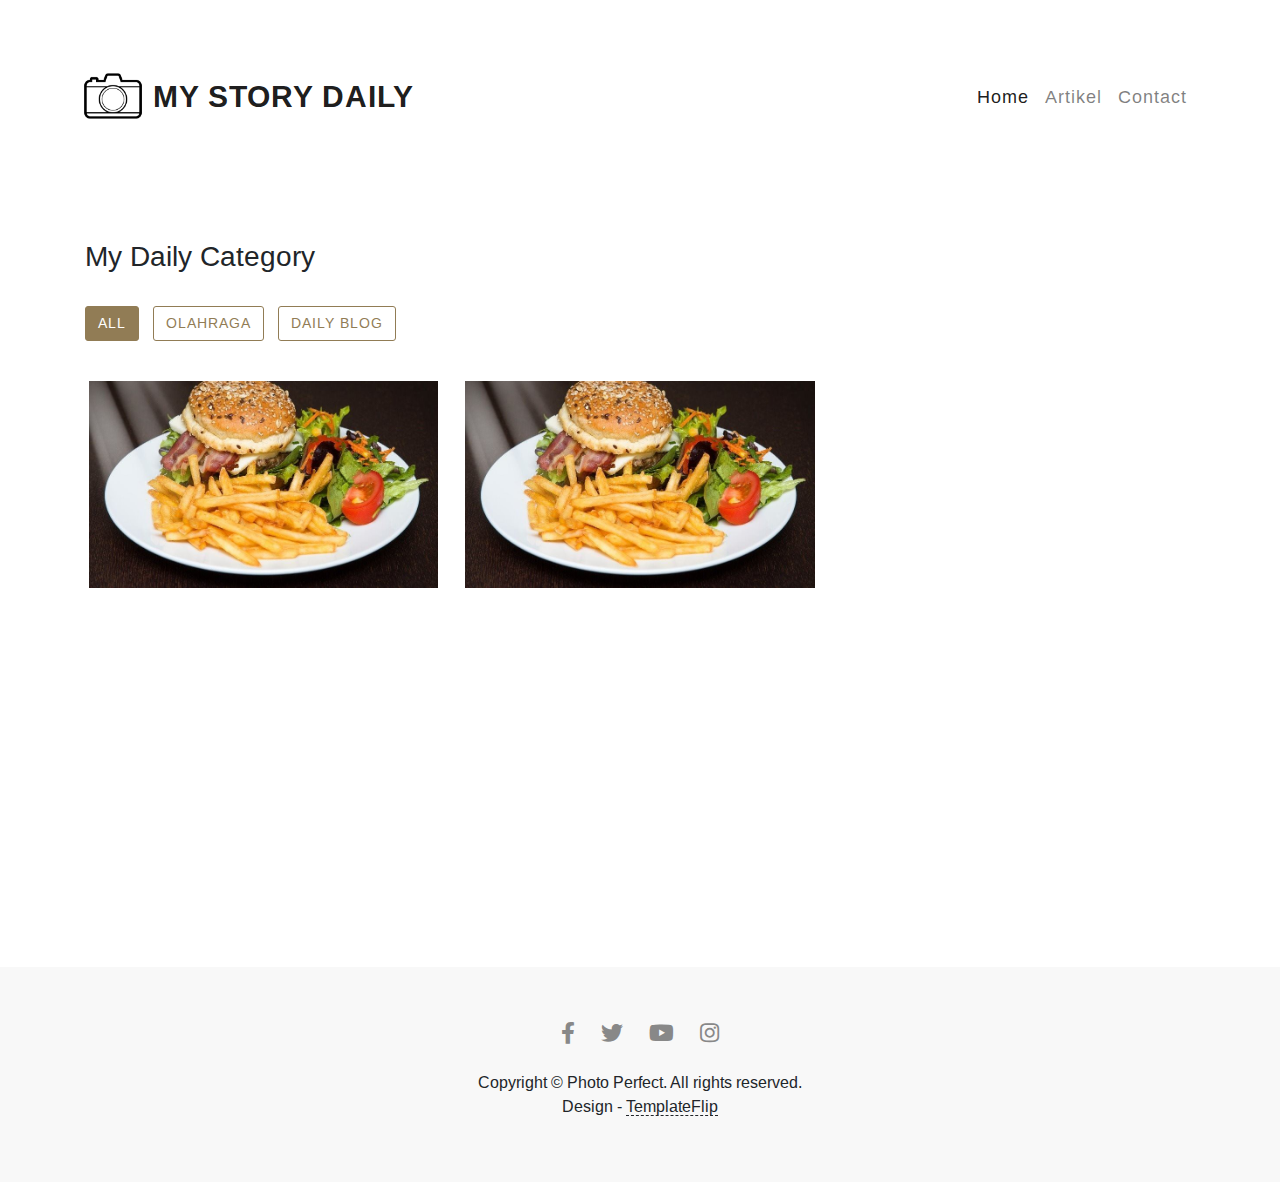
<file: frontend/index.html>
<!DOCTYPE html>
<html lang="en-US">
  <head>
    <meta charset="UTF-8">
    <meta http-equiv="X-UA-Compatible" content="IE=edge">
    <meta name="viewport" content="width=device-width, initial-scale=1">
    <title>MY ARTIKEL DAILY</title>
    <link rel="preconnect" href="https://fonts.gstatic.com" crossorigin="crossorigin"/>
    <link rel="preload" as="style" href="https://fonts.googleapis.com/css2?family=Arimo:wght@400;600;700&amp;display=swap"/>
    <link rel="stylesheet" href="https://fonts.googleapis.com/css2?family=Arimo:wght@400;600;700&amp;display=swap" media="print" onload="this.media='all'"/>
    <noscript>
      <link rel="stylesheet" href="https://fonts.googleapis.com/css2?family=Arimo:wght@400;600;700&amp;display=swap"/>
    </noscript>
    <link href="css/bootstrap.min.css?ver=1.2.0" rel="stylesheet">
    <link href="css/font-awesome/css/all.min.css?ver=1.2.0" rel="stylesheet">
    <link href="css/main.css?ver=1.2.0" rel="stylesheet">
  </head>
  <body id="top">
    <div class="page">
      <header>
        <div class="pp-header">
          <nav class="navbar navbar-expand-lg navbar-light">
            <div class="container"><a href="index.html"><img src="images/favicon.png" alt="Logo"></a><a class="navbar-brand" href="index.html">MY STORY DAILY</a>
              <button class="navbar-toggler" type="button" data-toggle="collapse" data-target="#navbarNavAltMarkup" aria-controls="navbarNavAltMarkup" aria-expanded="false" aria-label="Toggle navigation"><span class="navbar-toggler-icon"></span></button>
              <div class="collapse navbar-collapse" id="navbarNavAltMarkup">
                <ul class="navbar-nav ml-auto">
                  <li class="nav-item active"><a class="nav-link" href="index.html">Home</a>
                  </li>
                  <li class="nav-item"><a class="nav-link" href="artikel.html">Artikel</a>
                  </li>
                  <li class="nav-item"><a class="nav-link" href="kontak.html">Contact</a>
                  </li>
                </ul>
              </div>
            </div>
          </nav>
        </div>
      </header>
      <div class="page-content">
        <div class="container">
<div class="container pp-section">
  <div class="row">
    <div class="col-md-9 col-sm-12 px-0">
      <h1 class="h3"> My Daily Category</h1>
    </div>
  </div>
</div>
<div class="container px-0 py-4">
  <div class="pp-category-filter">
    <div class="row">
      <div class="col-sm-12">
        <a class="btn btn-primary pp-filter-button" href="#" data-filter="all">All</a>
        <a class="btn btn-outline-primary pp-filter-button" href="#" data-filter="food">Olahraga</a>
        <a class="btn btn-outline-primary pp-filter-button" href="#" data-filter="daily">Daily Blog</a>
      </div>
    </div>
  </div>
</div>
<div class="container px-0">
  <div class="pp-gallery">
    <div class="card-columns">
      <div class="card" data-groups="[&quot;food&quot;]"><a href="image-detail.html">
          <figure class="pp-effect"><img class="img-fluid" src="images/30-food.jpg" alt="Food"/>
            <figcaption>
              <div class="h4">Burger</div>
              <p>Food</p>
            </figcaption>
          </figure></a>
        </div>
        <div class="card" data-groups="[&quot;daily&quot;]"><a href="image-detail.html">
          <figure class="pp-effect"><img class="img-fluid" src="images/30-food.jpg" alt="Food"/>
            <figcaption>
              <div class="h4">Daily</div>
              <p>Blog</p>
            </figcaption>
          </figure></a>
        </div>
    </div>
  </div>
</div>
<div class="pp-section"></div></div>
      </div>
    </div>
    <footer class="pp-footer">
      <div class="container py-5">
        <div class="row text-center">
          <div class="col-md-12"><a class="pp-facebook btn btn-link" href="#"><i class="fab fa-facebook-f fa-2x " aria-hidden="true"></i></a><a class="pp-twitter btn btn-link " href="#"><i class="fab fa-twitter fa-2x " aria-hidden="true"></i></a><a class="pp-youtube btn btn-link" href="#"><i class="fab fa-youtube fa-2x" aria-hidden="true"></i></a><a class="pp-instagram btn btn-link" href="#"><i class="fab fa-instagram fa-2x " aria-hidden="true"></i></a></div>
          <div class="col-md-12">
            <p class="mt-3">Copyright &copy; Photo Perfect. All rights reserved.<br>Design - <a class="credit" href="https://templateflip.com" target="_blank">TemplateFlip</a></p>
          </div>
        </div>
      </div>
    </footer>
    <script src="scripts/jquery.min.js?ver=1.2.0"></script>
    <script src="scripts/bootstrap.bundle.min.js?ver=1.2.0"></script>
    <script src="scripts/main.js?ver=1.2.0"></script>
  </body>
</html>
</file>
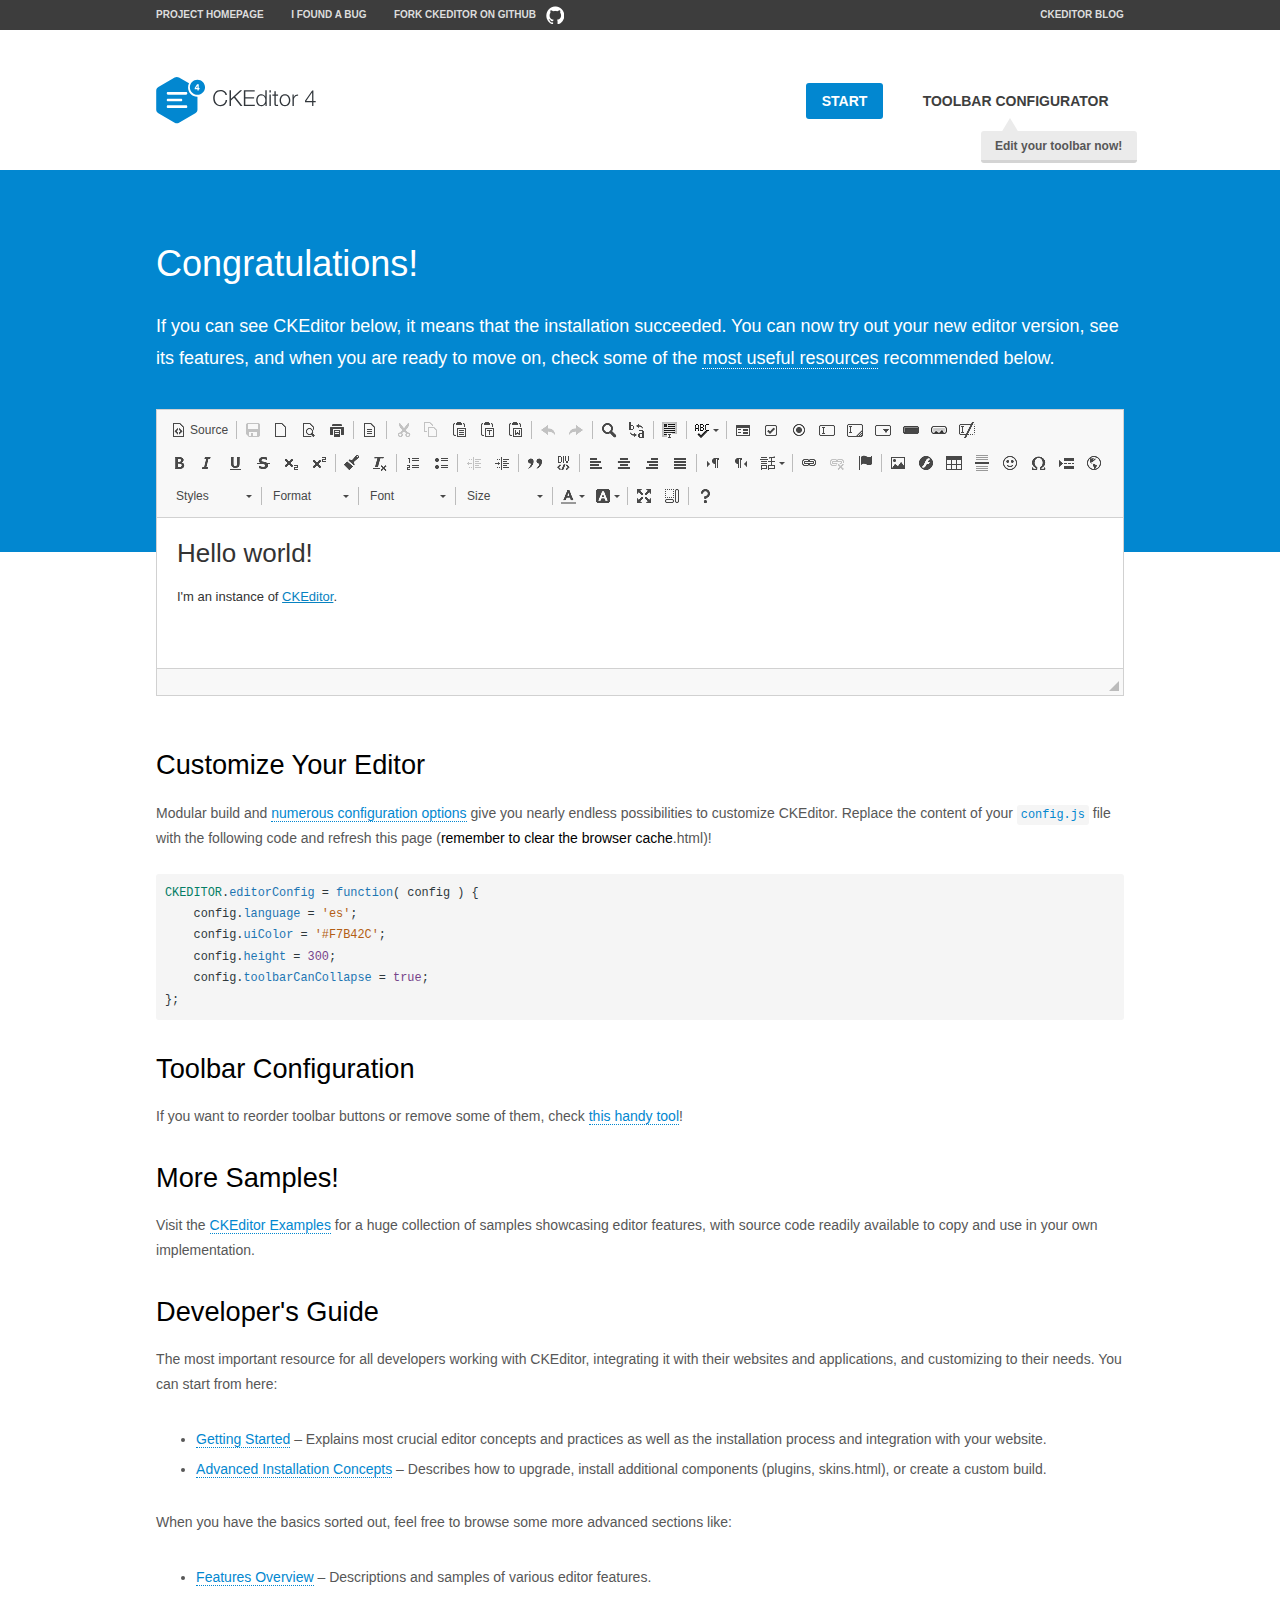
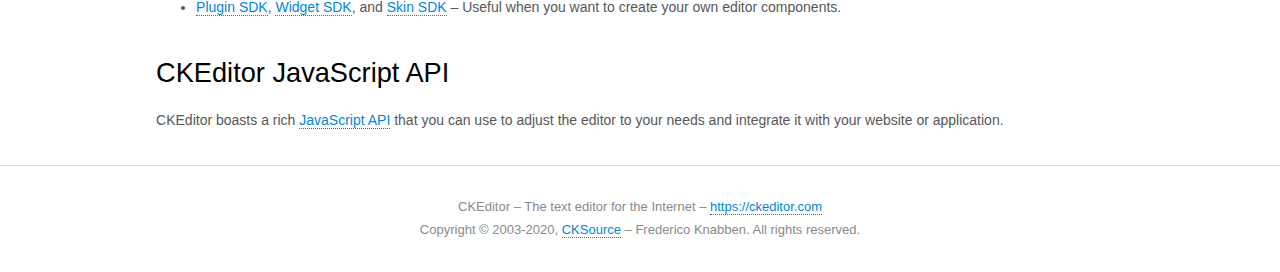
<file: assets/ckeditor/samples/index.html>
<!DOCTYPE html>
<!--
Copyright (c) 2003-2020, CKSource - Frederico Knabben. All rights reserved.
For licensing, see LICENSE.md or https://ckeditor.com/legal/ckeditor-oss-license
-->
<html lang="en">
<head>
	<meta charset="utf-8">
	<title>CKEditor Sample</title>
	<script src="../ckeditor.js"></script>
	<script src="js/sample.js"></script>
	<link rel="stylesheet" href="css/samples.css">
	<link rel="stylesheet" href="toolbarconfigurator/lib/codemirror/neo.css">
	<meta name="viewport" content="width=device-width,initial-scale=1">
	<meta name="description" content="Try the latest sample of CKEditor 4 and learn more about customizing your WYSIWYG editor with endless possibilities.">
</head>
<body id="main">

<nav class="navigation-a">
	<div class="grid-container">
		<ul class="navigation-a-left grid-width-70">
			<li><a href="https://ckeditor.com/ckeditor-4/">Project Homepage</a></li>
			<li><a href="https://github.com/ckeditor/ckeditor4/issues">I found a bug</a></li>
			<li><a href="https://github.com/ckeditor/ckeditor4" class="icon-pos-right icon-navigation-a-github">Fork CKEditor on GitHub</a></li>
		</ul>
		<ul class="navigation-a-right grid-width-30">
			<li><a href="https://ckeditor.com/blog/">CKEditor Blog</a></li>
		</ul>
	</div>
</nav>

<header class="header-a">
	<div class="grid-container">
		<h1 class="header-a-logo grid-width-30">
			<a href="index.html"><img src="img/logo.svg" onerror="this.src='img/logo.png'; this.onerror=null;" alt="CKEditor Sample"></a>
		</h1>

		<nav class="navigation-b grid-width-70">
			<ul>
				<li><a href="index.html" class="button-a button-a-background">Start</a></li>
				<li><a href="toolbarconfigurator/index.html" class="button-a">Toolbar configurator <span class="balloon-a balloon-a-nw">Edit your toolbar now!</span></a></li>
			</ul>
		</nav>
	</div>
</header>

<main>
	<div class="adjoined-top">
		<div class="grid-container">
			<div class="content grid-width-100">
				<h1>Congratulations!</h1>
				<p>
					If you can see CKEditor below, it means that the installation succeeded.
					You can now try out your new editor version, see its features, and when you are ready to move on, check some of the <a href="#sample-customize">most useful resources</a> recommended below.
				</p>
			</div>
		</div>
	</div>
	<div class="adjoined-bottom">
		<div class="grid-container">
			<div class="grid-width-100">
				<div id="editor">
					<h1>Hello world!</h1>
					<p>I'm an instance of <a href="https://ckeditor.com">CKEditor</a>.</p>
				</div>
			</div>
		</div>
	</div>

	<div class="grid-container">
		<div class="content grid-width-100">
			<section id="sample-customize">
				<h2>Customize Your Editor</h2>
				<p>Modular build and <a href="https://ckeditor.com/docs/ckeditor4/latest/guide/dev_configuration.html">numerous configuration options</a> give you nearly endless possibilities to customize CKEditor. Replace the content of your <code><a href="../config.js">config.js</a></code> file with the following code and refresh this page (<strong>remember to clear the browser cache</strong>.html)!</p>
		<pre class="cm-s-neo CodeMirror"><code><span style="padding-right: 0.1px;"><span class="cm-variable">CKEDITOR</span>.<span class="cm-property">editorConfig</span> <span class="cm-operator">=</span> <span class="cm-keyword">function</span>( <span class="cm-def">config</span> ) {</span>
<span style="padding-right: 0.1px;"><span class="cm-tab">	</span><span class="cm-variable-2">config</span>.<span class="cm-property">language</span> <span class="cm-operator">=</span> <span class="cm-string">'es'</span>;</span>
<span style="padding-right: 0.1px;"><span class="cm-tab">	</span><span class="cm-variable-2">config</span>.<span class="cm-property">uiColor</span> <span class="cm-operator">=</span> <span class="cm-string">'#F7B42C'</span>;</span>
<span style="padding-right: 0.1px;"><span class="cm-tab">	</span><span class="cm-variable-2">config</span>.<span class="cm-property">height</span> <span class="cm-operator">=</span> <span class="cm-number">300</span>;</span>
<span style="padding-right: 0.1px;"><span class="cm-tab">	</span><span class="cm-variable-2">config</span>.<span class="cm-property">toolbarCanCollapse</span> <span class="cm-operator">=</span> <span class="cm-atom">true</span>;</span>
<span style="padding-right: 0.1px;">};</span></code></pre>
			</section>

			<section>
				<h2>Toolbar Configuration</h2>
				<p>If you want to reorder toolbar buttons or remove some of them, check <a href="toolbarconfigurator/index.html">this handy tool</a>!</p>
			</section>

			<section>
				<h2>More Samples!</h2>
				<p>Visit the <a href="https://ckeditor.com/docs/ckeditor4/latest/examples/index.html">CKEditor Examples</a> for a huge collection of samples showcasing editor features, with source code readily available to copy and use in your own implementation.</p>
			</section>

			<section>
				<h2>Developer's Guide</h2>
				<p>The most important resource for all developers working with CKEditor, integrating it with their websites and applications, and customizing to their needs. You can start from here:</p>
				<ul>
					<li><a href="https://ckeditor.com/docs/ckeditor4/latest/guide/dev_installation.html">Getting Started</a> &ndash; Explains most crucial editor concepts and practices as well as the installation process and integration with your website.</li>
					<li><a href="https://ckeditor.com/docs/ckeditor4/latest/guide/dev_advanced_installation.html">Advanced Installation Concepts</a> &ndash; Describes how to upgrade, install additional components (plugins, skins.html), or create a custom build.</li>
				</ul>
					<p>When you have the basics sorted out, feel free to browse some more advanced sections like:</p>
				<ul>
					<li><a href="https://ckeditor.com/docs/ckeditor4/latest/features/index.html">Features Overview</a> &ndash; Descriptions and samples of various editor features.</li>
					<li><a href="https://ckeditor.com/docs/ckeditor4/latest/guide/plugin_sdk_intro.html">Plugin SDK</a>, <a href="https://ckeditor.com/docs/ckeditor4/latest/guide/widget_sdk_intro.html">Widget SDK</a>, and <a href="https://ckeditor.com/docs/ckeditor4/latest/guide/skin_sdk_intro.html">Skin SDK</a> &ndash; Useful when you want to create your own editor components.</li>
				</ul>
			</section>

			<section>
				<h2>CKEditor JavaScript API</h2>
				<p>CKEditor boasts a rich <a href="https://ckeditor.com/docs/ckeditor4/latest/api/index.html">JavaScript API</a> that you can use to adjust the editor to your needs and integrate it with your website or application.</p>
			</section>
		</div>
	</div>
</main>

<footer class="footer-a grid-container">
	<div class="grid-container">
		<p class="grid-width-100">
			CKEditor &ndash; The text editor for the Internet &ndash; <a class="samples" href="https://ckeditor.com/">https://ckeditor.com</a>
		</p>
		<p class="grid-width-100" id="copy">
			Copyright &copy; 2003-2020, <a class="samples" href="https://cksource.com/">CKSource</a> &ndash; Frederico Knabben. All rights reserved.
		</p>
	</div>
</footer>
<script>
	initSample();
</script>

</body>
</html>
</file>
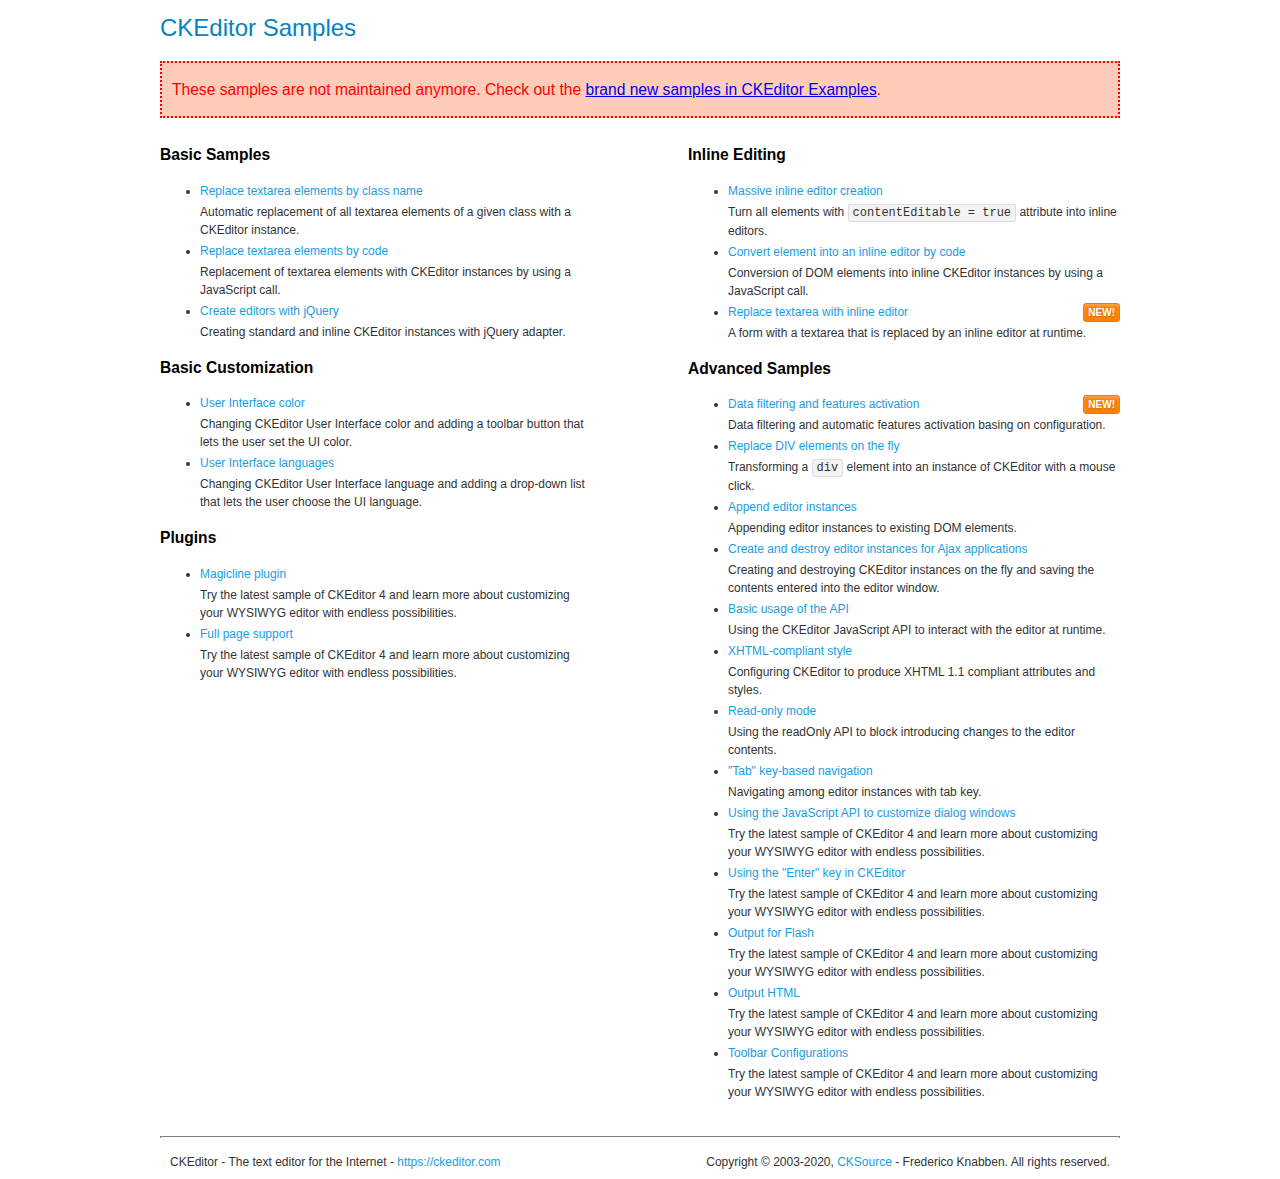
<file: assets/ckeditor/samples/old/index.html>
<!DOCTYPE html>
<!--
Copyright (c) 2003-2020, CKSource - Frederico Knabben. All rights reserved.
For licensing, see LICENSE.md or https://ckeditor.com/legal/ckeditor-oss-license
-->
<html lang="en">
<head>
	<meta charset="utf-8">
	<title>CKEditor Samples</title>
	<link rel="stylesheet" href="sample.css">
	<meta name="description" content="Try the latest sample of CKEditor 4 and learn more about customizing your WYSIWYG editor with endless possibilities.">
</head>
<body>
	<h1 class="samples">
		CKEditor Samples
	</h1>
	<div class="warning deprecated">
		These samples are not maintained anymore. Check out the <a href="https://ckeditor.com/docs/ckeditor4/latest/examples/index.html">brand new samples in CKEditor Examples</a>.
	</div>
	<div class="twoColumns">
		<div class="twoColumnsLeft">
			<h2 class="samples">
				Basic Samples
			</h2>
			<dl class="samples">
				<dt><a class="samples" href="replacebyclass.html">Replace textarea elements by class name</a></dt>
				<dd>Automatic replacement of all textarea elements of a given class with a CKEditor instance.</dd>

				<dt><a class="samples" href="replacebycode.html">Replace textarea elements by code</a></dt>
				<dd>Replacement of textarea elements with CKEditor instances by using a JavaScript call.</dd>

				<dt><a class="samples" href="jquery.html">Create editors with jQuery</a></dt>
				<dd>Creating standard and inline CKEditor instances with jQuery adapter.</dd>
			</dl>

			<h2 class="samples">
				Basic Customization
			</h2>
			<dl class="samples">
				<dt><a class="samples" href="uicolor.html">User Interface color</a></dt>
				<dd>Changing CKEditor User Interface color and adding a toolbar button that lets the user set the UI color.</dd>

				<dt><a class="samples" href="uilanguages.html">User Interface languages</a></dt>
				<dd>Changing CKEditor User Interface language and adding a drop-down list that lets the user choose the UI language.</dd>
			</dl>


			<h2 class="samples">Plugins</h2>
<dl class="samples">
<dt><a class="samples" href="magicline/magicline.html">Magicline plugin</a></dt>
<dd>Try the latest sample of CKEditor 4 and learn more about customizing your WYSIWYG editor with endless possibilities.</dd>

<dt><a class="samples" href="wysiwygarea/fullpage.html">Full page support</a></dt>
<dd>Try the latest sample of CKEditor 4 and learn more about customizing your WYSIWYG editor with endless possibilities.</dd>
</dl>
		</div>
		<div class="twoColumnsRight">
			<h2 class="samples">
				Inline Editing
			</h2>
			<dl class="samples">
				<dt><a class="samples" href="inlineall.html">Massive inline editor creation</a></dt>
				<dd>Turn all elements with <code>contentEditable = true</code> attribute into inline editors.</dd>

				<dt><a class="samples" href="inlinebycode.html">Convert element into an inline editor by code</a></dt>
				<dd>Conversion of DOM elements into inline CKEditor instances by using a JavaScript call.</dd>

				<dt><a class="samples" href="inlinetextarea.html">Replace textarea with inline editor</a> <span class="new">New!</span></dt>
				<dd>A form with a textarea that is replaced by an inline editor at runtime.</dd>

				
			</dl>

			<h2 class="samples">
				Advanced Samples
			</h2>
			<dl class="samples">
				<dt><a class="samples" href="datafiltering.html">Data filtering and features activation</a> <span class="new">New!</span></dt>
				<dd>Data filtering and automatic features activation basing on configuration.</dd>

				<dt><a class="samples" href="divreplace.html">Replace DIV elements on the fly</a></dt>
				<dd>Transforming a <code>div</code> element into an instance of CKEditor with a mouse click.</dd>

				<dt><a class="samples" href="appendto.html">Append editor instances</a></dt>
				<dd>Appending editor instances to existing DOM elements.</dd>

				<dt><a class="samples" href="ajax.html">Create and destroy editor instances for Ajax applications</a></dt>
				<dd>Creating and destroying CKEditor instances on the fly and saving the contents entered into the editor window.</dd>

				<dt><a class="samples" href="api.html">Basic usage of the API</a></dt>
				<dd>Using the CKEditor JavaScript API to interact with the editor at runtime.</dd>

				<dt><a class="samples" href="xhtmlstyle.html">XHTML-compliant style</a></dt>
				<dd>Configuring CKEditor to produce XHTML 1.1 compliant attributes and styles.</dd>

				<dt><a class="samples" href="readonly.html">Read-only mode</a></dt>
				<dd>Using the readOnly API to block introducing changes to the editor contents.</dd>

				<dt><a class="samples" href="tabindex.html">"Tab" key-based navigation</a></dt>
				<dd>Navigating among editor instances with tab key.</dd>


				
<dt><a class="samples" href="dialog/dialog.html">Using the JavaScript API to customize dialog windows</a></dt>
<dd>Try the latest sample of CKEditor 4 and learn more about customizing your WYSIWYG editor with endless possibilities.</dd>

<dt><a class="samples" href="enterkey/enterkey.html">Using the &quot;Enter&quot; key in CKEditor</a></dt>
<dd>Try the latest sample of CKEditor 4 and learn more about customizing your WYSIWYG editor with endless possibilities.</dd>

<dt><a class="samples" href="htmlwriter/outputforflash.html">Output for Flash</a></dt>
<dd>Try the latest sample of CKEditor 4 and learn more about customizing your WYSIWYG editor with endless possibilities.</dd>

<dt><a class="samples" href="htmlwriter/outputhtml.html">Output HTML</a></dt>
<dd>Try the latest sample of CKEditor 4 and learn more about customizing your WYSIWYG editor with endless possibilities.</dd>

<dt><a class="samples" href="toolbar/toolbar.html">Toolbar Configurations</a></dt>
<dd>Try the latest sample of CKEditor 4 and learn more about customizing your WYSIWYG editor with endless possibilities.</dd>

			</dl>
		</div>
	</div>
	<div id="footer">
		<hr>
		<p>
			CKEditor - The text editor for the Internet - <a class="samples" href="https://ckeditor.com/">https://ckeditor.com</a>
		</p>
		<p id="copy">
			Copyright &copy; 2003-2020, <a class="samples" href="https://cksource.com/">CKSource</a> - Frederico Knabben. All rights reserved.
		</p>
	</div>
</body>
</html>
</file>
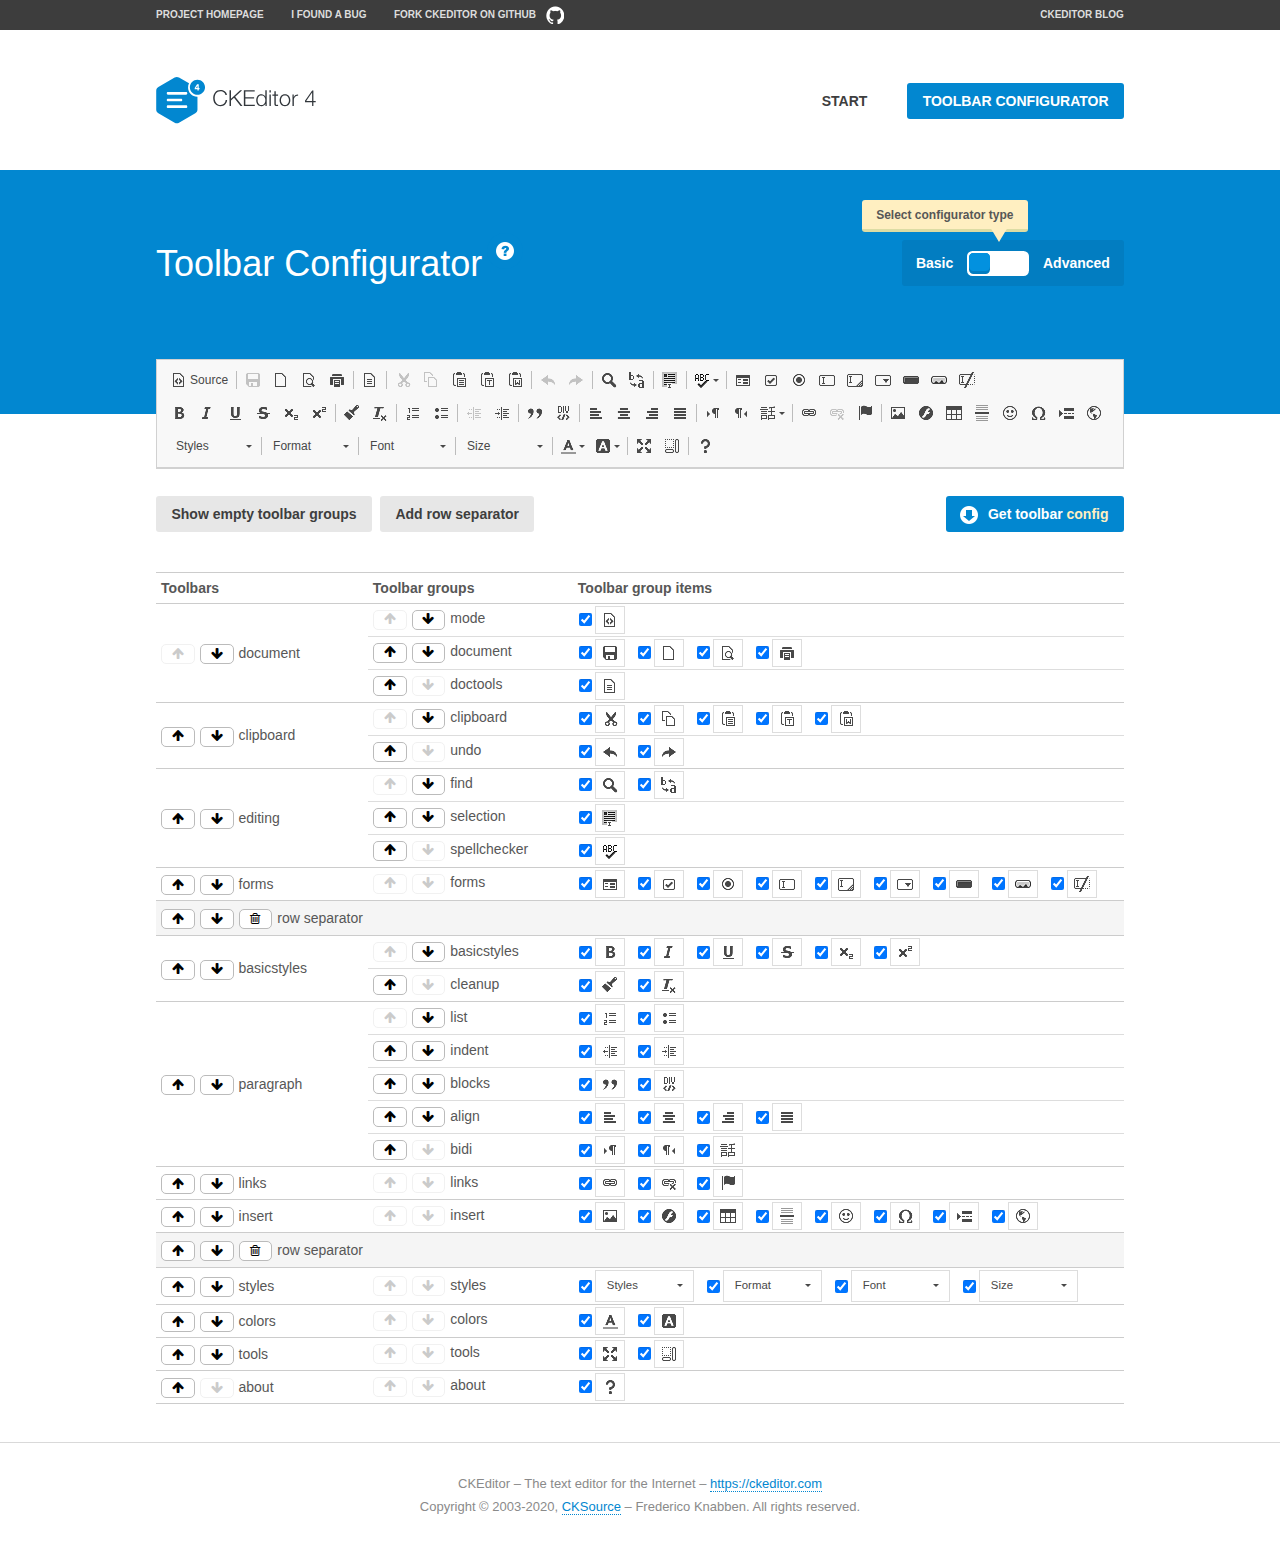
<file: assets/ckeditor/samples/toolbarconfigurator/index.html>
<!DOCTYPE html>
<!--
Copyright (c) 2003-2020, CKSource - Frederico Knabben. All rights reserved.
For licensing, see LICENSE.md or https://ckeditor.com/legal/ckeditor-oss-license
-->
<!--[if IE 8]><html class="ie8"><![endif]-->
<!--[if gt IE 8]><html><![endif]-->
<!--[if !IE]><!--><html lang="en"><!--<![endif]-->
<head>
	<meta charset="utf-8">
	<title>Toolbar Configurator</title>
	<script src="../../ckeditor.js"></script>
	<script>
		if ( CKEDITOR.env.ie && CKEDITOR.env.version < 9 )
			CKEDITOR.tools.enableHtml5Elements( document );
	</script>
	<link rel="stylesheet" href="lib/codemirror/codemirror.css">
	<link rel="stylesheet" href="lib/codemirror/show-hint.css">
	<link rel="stylesheet" href="lib/codemirror/neo.css">
	<link rel="stylesheet" href="css/fontello.css">
	<link rel="stylesheet" href="../css/samples.css">
	<meta name="description" content="Try the latest sample of CKEditor 4 and learn more about customizing your WYSIWYG editor with endless possibilities.">
</head>
<body id="toolbar">

<nav class="navigation-a">
	<div class="grid-container">
		<ul class="navigation-a-left grid-width-70">
			<li><a href="https://ckeditor.com/ckeditor-4/">Project Homepage</a></li>
			<li><a href="https://github.com/ckeditor/ckeditor4/issues">I found a bug</a></li>
			<li><a href="https://github.com/ckeditor/ckeditor4" class="icon-pos-right icon-navigation-a-github">Fork CKEditor on GitHub</a></li>
		</ul>
		<ul class="navigation-a-right grid-width-30">
			<li><a href="https://ckeditor.com/blog/">CKEditor Blog</a></li>
		</ul>
	</div>
</nav>

<header class="header-a">
	<div class="grid-container">
		<h1 class="header-a-logo grid-width-30">
			<a href="../index.html"><img src="../img/logo.svg" onerror="this.src='../img/logo.png'; this.onerror=null;" alt="CKEditor Logo"></a>
		</h1>
		<nav class="navigation-b grid-width-70">
			<ul>
				<li><a href="../index.html"  class="button-a">Start</a></li>
				<li><a href="index.html"  class="button-a button-a-background">Toolbar configurator</a></li>
			</ul>
		</nav>
	</div>
</header>

<main>
	<div class="adjoined-top">
		<div class="grid-container">
			<div class="content grid-width-100">
				<div class="grid-container-nested">
					<h1 class="grid-width-60">
						Toolbar Configurator
						<a href="#help-content" type="button" title="Configurator help" id="help" class="button-a button-a-background button-a-no-text icon-pos-left icon-question-mark">Help</a>
					</h1>

					<div class="grid-width-40 grid-switch-magic">
						<div class="switch">
							<span class="balloon-a balloon-a-se">Select configurator type</span>
							<input type="radio" name="radio" data-num="1" id="radio-basic" />
							<input type="radio" name="radio" data-num="2" id="radio-advanced" />
							<label data-for="1" for="radio-basic">Basic</label>
							<span class="switch-inner">
								<span class="handler"></span>
							</span>
							<label data-for="2" for="radio-advanced">Advanced</label>
						</div>
					</div>
				</div>
			</div>
		</div>
	</div>
	<div class="adjoined-bottom">
		<div class="grid-container">
			<div class="grid-width-100">
				<div class="editors-container">
					<div id="editor-basic"></div>
					<div id="editor-advanced"></div>
				</div>
			</div>
		</div>
	</div>

	<div class="grid-container configurator">
		<div class="content grid-width-100">
			<div class="configurator">
				<div>
					<div id="toolbarModifierWrapper"></div>
				</div>
			</div>
		</div>
	</div>

	<div id="help-content">
		<div class="grid-container">
			<div class="grid-width-100">
				<h2>What Am I Doing Here?</h2>

				<div class="grid-container grid-container-nested">
					<div class="basic">
						<div class="grid-width-50">
							<p>Arrange <a href="https://ckeditor.com/docs/ckeditor4/latest/api/CKEDITOR_config.html#cfg-toolbarGroups">toolbar groups</a>, toggle <a href="https://ckeditor.com/docs/ckeditor4/latest/api/CKEDITOR_config.html#cfg-removeButtons">button visibility</a> according to your needs and get your toolbar configuration.</p>
							<p>You can replace the content of the <a href="../../config.js"><code>config.js</code></a> file with the generated configuration. If you already set some configuration options you will need to merge both configurations.</p>
						</div>
						<div class="grid-width-50">
							<p>Read more about different ways of <a href="https://ckeditor.com/docs/ckeditor4/latest/guide/dev_configuration.html">setting configuration</a> and do not forget about <strong>clearing browser cache</strong>.</p>
							<p>Arranging toolbar groups is the recommended way of configuring the toolbar, but if you need more freedom you can use the <a href="#advanced">advanced configurator</a>.</p>
						</div>
					</div>
					<div class="advanced" style="display: none;">
						<div class="grid-width-50">
							<p>With this code editor you can edit your <a href="https://ckeditor.com/docs/ckeditor4/latest/api/CKEDITOR_config.html#cfg-toolbar">toolbar configuration</a> live.</p>
							<p>You can replace the content of the <a href="../../config.js"><code>config.js</code></a> file with the generated configuration. If you already set some configuration options you will need to merge both configurations.</p>
						</div>
						<div class="grid-width-50">
							<p>Read more about different ways of <a href="https://ckeditor.com/docs/ckeditor4/latest/guide/dev_configuration.html">setting configuration</a> and do not forget about <strong>clearing browser cache</strong>.</p>
						</div>
					</div>
				</div>

				<p class="grid-container grid-container-nested">
					<button type="button" class="help-content-close grid-width-100 button-a button-a-background">Got it. Let's play!</button>
				</p>
			</div>
		</div>
	</div>
</main>

<footer class="footer-a grid-container">
	<p class="grid-width-100">
		CKEditor &ndash; The text editor for the Internet &ndash; <a class="samples" href="https://ckeditor.com/">https://ckeditor.com</a>
	</p>
	<p class="grid-width-100" id="copy">
		Copyright &copy; 2003-2020, <a class="samples" href="https://cksource.com/">CKSource</a> &ndash; Frederico Knabben. All rights reserved.
	</p>
</footer>

<script src="lib/codemirror/codemirror.js"></script>
<script src="lib/codemirror/javascript.js"></script>
<script src="lib/codemirror/show-hint.js"></script>

<script src="js/fulltoolbareditor.js"></script>
<script src="js/abstracttoolbarmodifier.js"></script>
<script src="js/toolbarmodifier.js"></script>
<script src="js/toolbartextmodifier.js"></script>
<script src="../js/sf.js"></script>

<script>
	( function() {
		'use strict';

		var mode = ( window.location.hash.substr( 1 ) === 'advanced' ) ? 'advanced' : 'basic',
			configuratorSection = CKEDITOR.document.findOne( 'main > .grid-container.configurator' ),
			basicInstruction = CKEDITOR.document.findOne( '#help-content .basic' ),
			advancedInstruction = CKEDITOR.document.findOne( '#help-content .advanced' ),

			// Configurator mode switcher.
			modeSwitchBasic = CKEDITOR.document.getById( 'radio-basic' ),
			modeSwitchAdvanced = CKEDITOR.document.getById( 'radio-advanced' );

		// Initial setup
		function updateSwitcher() {
			if ( mode === 'advanced' ) {
				modeSwitchAdvanced.$.checked = true;
			} else {
				modeSwitchBasic.$.checked = true;
			}
		}

		updateSwitcher();

		CKEDITOR.document.getWindow().on( 'hashchange', function( e ) {
			var hash = window.location.hash.substr( 1 );
			if ( !( hash === 'advanced' || hash === 'basic' ) ) {
				return;
			}
			mode = hash;
			onToolbarsDone( mode );
		} );

		CKEDITOR.document.getWindow().on( 'resize', function() {
			updateToolbar( ( mode === 'basic' ? toolbarModifier : toolbarTextModifier )[ 'editorInstance' ] );
		} );

		function onRefresh( modifier ) {
			modifier = modifier || this;

			if ( mode === 'basic' && modifier instanceof ToolbarConfigurator.ToolbarTextModifier ) {
				return;
			}

			// CodeMirror container becomes visible, so we need to refresh and to avoid rendering problems.
			if ( mode === 'advanced' && modifier instanceof ToolbarConfigurator.ToolbarTextModifier ) {
				modifier.codeContainer.refresh();
			}

			updateToolbar( modifier.editorInstance );
		}

		function updateToolbar( editor ) {
			var editorContainer = editor.container;

			// Not always editor is loaded.
			if ( !editorContainer ) {
				return;
			}

			var displayStyle = editorContainer.getStyle( 'display' );

			editorContainer.setStyle( 'display', 'block' );

			var newHeight = editorContainer.getSize( 'height' );

			var newMarginTop = parseInt( editorContainer.getComputedStyle( 'margin-top' ), 10 );
			newMarginTop = ( isNaN( newMarginTop ) ? 0 : Number( newMarginTop ) );

			var newMarginBottom = parseInt( editorContainer.getComputedStyle( 'margin-bottom' ), 10 );
			newMarginBottom = ( isNaN( newMarginBottom ) ? 0 : Number( newMarginBottom ) );

			var result = newHeight + newMarginTop + newMarginBottom;

			editorContainer.setStyle( 'display', displayStyle );

			editor.container.getAscendant( 'div' ).setStyle( 'height', result + 'px' );
		}

		var toolbarModifier = new ToolbarConfigurator.ToolbarModifier( 'editor-basic' );

		var done = 0;
		toolbarModifier.init( onToolbarInit );
		toolbarModifier.onRefresh = onRefresh;

		CKEDITOR.document.getById( 'toolbarModifierWrapper' ).append( toolbarModifier.mainContainer );

		var toolbarTextModifier = new ToolbarConfigurator.ToolbarTextModifier( 'editor-advanced' );
		toolbarTextModifier.init( onToolbarInit );
		toolbarTextModifier.onRefresh = onRefresh;

		function onToolbarInit() {
			if ( ++done === 2 ) {
				onToolbarsDone();

				positionSticky.watch( CKEDITOR.document.findOne( '.toolbar' ), function() {
					return mode === 'advanced';
				} );
			}
		}

		function onToolbarsDone() {
			if ( mode === 'basic' ) {
				toggleModeBasic( false );
			} else {
				toggleModeAdvanced( false );
			}

			updateSwitcher();

			setTimeout( function() {
				CKEDITOR.document.findOne( '.editors-container' ).addClass( 'active' );
				CKEDITOR.document.findOne( '#toolbarModifierWrapper' ).addClass( 'active' );
			}, 200 );
		}

		CKEDITOR.document.getById( 'toolbarModifierWrapper' ).append( toolbarTextModifier.mainContainer );

		function toogleModeSwitch( onElement, offElement, onModifier, offModifier ) {
			onElement.addClass( 'fancy-button-active' );
			offElement.removeClass( 'fancy-button-active' );

			onModifier.showUI();
			offModifier.hideUI();
		}

		function toggleModeBasic( callOnRefresh ) {
			callOnRefresh = ( callOnRefresh !== false );
			mode = 'basic';
			window.location.hash = '#basic';
			toogleModeSwitch( modeSwitchBasic, modeSwitchAdvanced, toolbarModifier, toolbarTextModifier );

			configuratorSection.removeClass( 'freed-width' );
			basicInstruction.show();
			advancedInstruction.hide();

			callOnRefresh && onRefresh( toolbarModifier );
		}

		function toggleModeAdvanced( callOnRefresh ) {
			callOnRefresh = ( callOnRefresh !== false );
			mode = 'advanced';
			window.location.hash = '#advanced';
			toogleModeSwitch( modeSwitchAdvanced, modeSwitchBasic, toolbarTextModifier, toolbarModifier );

			configuratorSection.addClass( 'freed-width' );
			advancedInstruction.show();
			basicInstruction.hide();

			callOnRefresh && onRefresh( toolbarTextModifier );
		}

		modeSwitchBasic.on( 'click', toggleModeBasic );
		modeSwitchAdvanced.on( 'click', toggleModeAdvanced );

		//
		// Position:sticky for the toolbar.
		//

		// Will make elements behave like they were styled with position:sticky.
		var positionSticky = {
			// Store object: {
			// 		element: CKEDITOR.dom.element, // Element which will float.
			// 		placeholder: CKEDITOR.dom.element, // Placeholder which is place to prevent page bounce.
			// 		isFixed: boolean // Whether element float now.
			// }
			watched: [],

			active: [],

			staticContainer: null,

			init: function() {
				var element = CKEDITOR.dom.element.createFromHtml(
					'<div class="staticContainer">' +
						'<div class="grid-container" >' +
							'<div class="grid-width-100">' +
								'<div class="inner"></div>' +
							'</div>' +
						'</div>' +
					'</div>' );

				this.staticContainer = element.findOne( '.inner' );

				CKEDITOR.document.getBody().append( element );
			},

			watch: function( element, preventFunc ) {
				this.watched.push( {
					element: element,
					placeholder: new CKEDITOR.dom.element( 'div' ),
					isFixed: false,
					preventFunc: preventFunc
				} );
			},

			checkAll: function() {
				for ( var i = 0; i < this.watched.length; i++ ) {
					this.check( this.watched[ i ] );
				}
			},

			check: function( element ) {
				var isFixed = element.isFixed;
				var shouldBeFixed = this.shouldBeFixed( element );

				// Nothing to be done.
				if ( isFixed === shouldBeFixed ) {
					return;
				}

				var placeholder = element.placeholder;

				if ( isFixed ) {
					// Unfixing.

					element.element.insertBefore( placeholder );
					placeholder.remove();

					element.element.removeStyle( 'margin' );

					this.active.splice( CKEDITOR.tools.indexOf( this.active, element ), 1 );

				} else {
					// Fixing.
					placeholder.setStyle( 'width', element.element.getSize( 'width' ) + 'px' );
					placeholder.setStyle( 'height', element.element.getSize( 'height' ) + 'px' );
					placeholder.setStyle( 'margin-bottom', element.element.getComputedStyle( 'margin-bottom' ) );
					placeholder.setStyle( 'display', element.element.getComputedStyle( 'display' ) );
					placeholder.insertAfter( element.element );

					this.staticContainer.append( element.element );

					this.active.push( element );
				}

				element.isFixed = !element.isFixed;
			},

			shouldBeFixed: function( element ) {
				if ( element.preventFunc && element.preventFunc() ) {
					return false;
				}

				// If element is already fixed we are checking it's placeholder.
				var related = ( element.isFixed ? element.placeholder : element.element ),
					clientRect = related.$.getBoundingClientRect(),
					staticHeight = this.staticContainer.getSize('height' ),
					elemHeight = element.element.getSize( 'height' );

				if ( element.isFixed ) {
					return ( clientRect.top + elemHeight < staticHeight );
				} else {
					return ( clientRect.top < staticHeight );
				}
			}
		};

		positionSticky.init();

		CKEDITOR.document.getWindow().on( 'scroll',
			new CKEDITOR.tools.eventsBuffer( 100, positionSticky.checkAll, positionSticky ).input
		);

		// Make the toolbar sticky.
		positionSticky.watch( CKEDITOR.document.findOne( '.editors-container' ) );

		// Help button and help-content.
		( function() {
			var helpButton = CKEDITOR.document.getById( 'help' ),
				helpContent = CKEDITOR.document.getById( 'help-content' );

			// Don't show help button on IE8 because it's unsupported by Pico Modal.
			if ( CKEDITOR.env.ie && CKEDITOR.env.version == 8 ) {
				helpButton.hide();
			} else {
				// Display help modal when the button is clicked.
				helpButton.on( 'click', function( evt ) {
					SF.modal( {
						// Clone modal content from DOM.
						content: helpContent.getHtml(),

						afterCreate: function( modal ) {
							// Enable modal content button to close the modal.
							new CKEDITOR.dom.element( modal.modalElem() ).findOne( '.help-content-close' ).once( 'click', modal.close );
						}
					} ).show();
				} );
			}
		} )();
	} )();
</script>
</body>
</html>
</file>
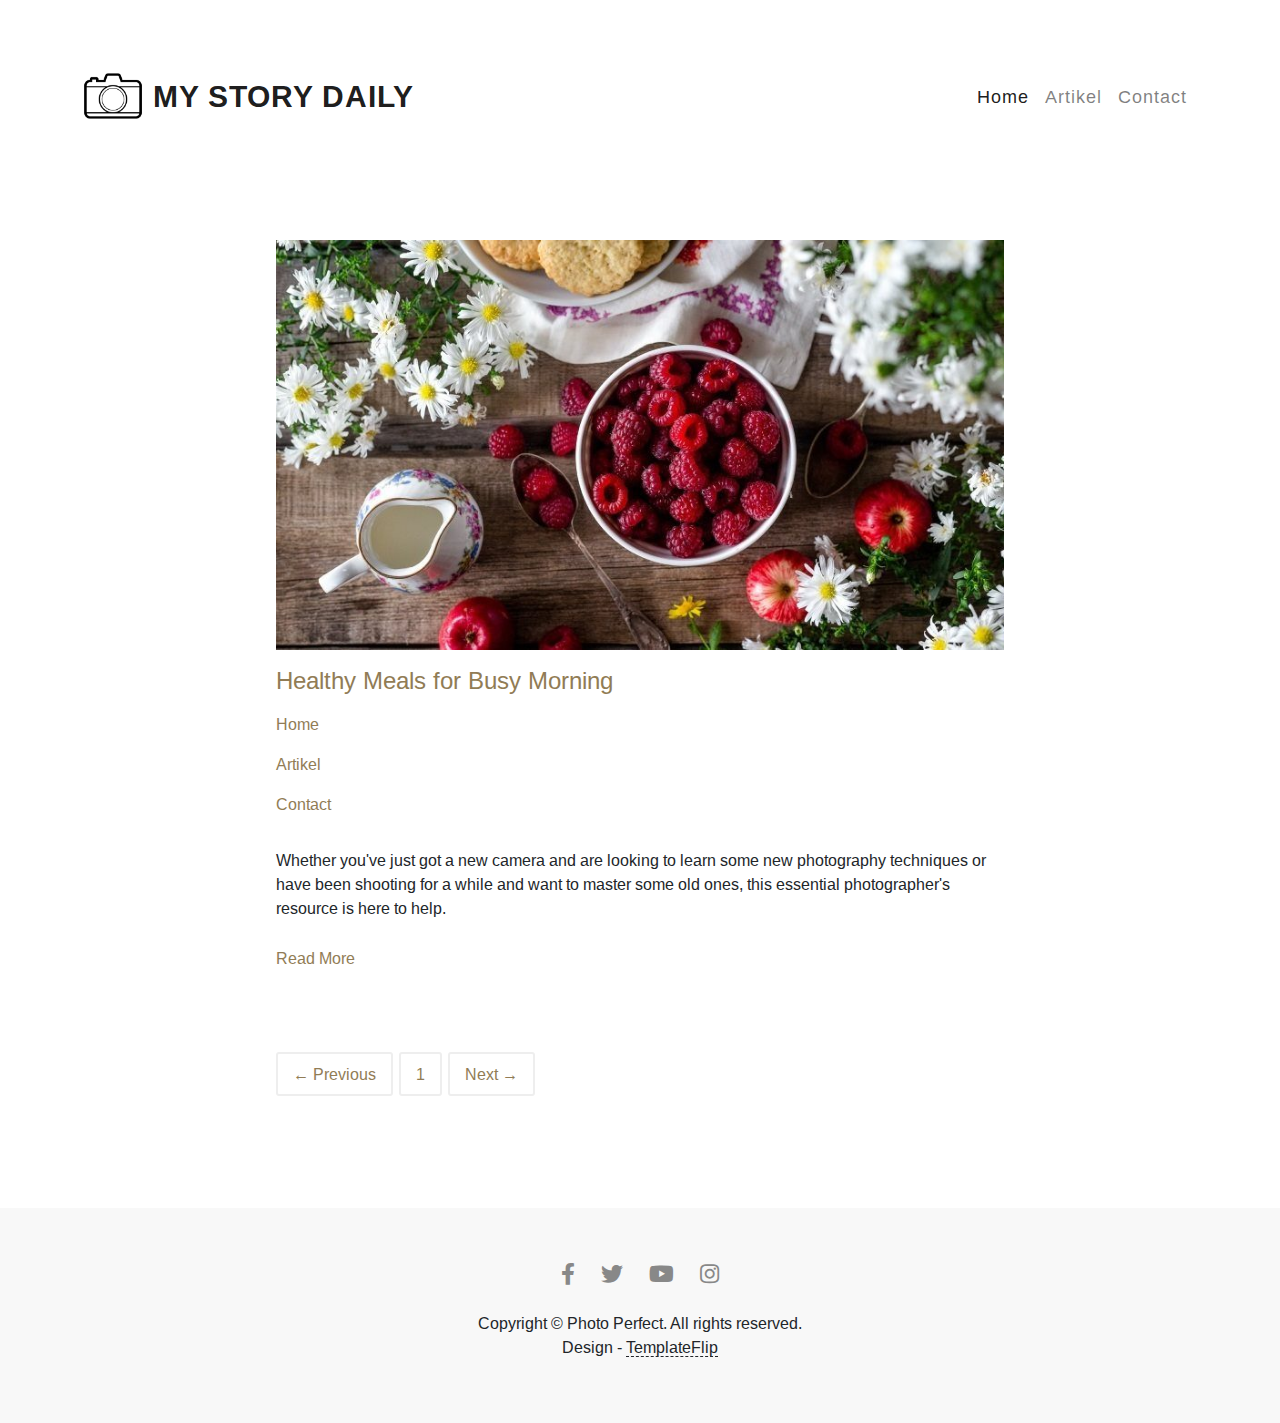
<file: frontend/artikel.html>
<!DOCTYPE html>
<html lang="en-US">
  <head>
    <meta charset="UTF-8">
    <meta http-equiv="X-UA-Compatible" content="IE=edge">
    <meta name="viewport" content="width=device-width, initial-scale=1">
    <title>MY ARTIKEL DAILY</title>
    <link rel="preconnect" href="https://fonts.gstatic.com" crossorigin="crossorigin"/>
    <link rel="preload" as="style" href="https://fonts.googleapis.com/css2?family=Arimo:wght@400;600;700&amp;display=swap"/>
    <link rel="stylesheet" href="https://fonts.googleapis.com/css2?family=Arimo:wght@400;600;700&amp;display=swap" media="print" onload="this.media='all'"/>
    <noscript>
      <link rel="stylesheet" href="https://fonts.googleapis.com/css2?family=Arimo:wght@400;600;700&amp;display=swap"/>
    </noscript>
    <link href="css/bootstrap.min.css?ver=1.2.0" rel="stylesheet">
    <link href="css/font-awesome/css/all.min.css?ver=1.2.0" rel="stylesheet">
    <link href="css/main.css?ver=1.2.0" rel="stylesheet">
  </head>
  <body id="top">
    <div class="page">
      <header>
        <div class="pp-header">
          <nav class="navbar navbar-expand-lg navbar-light">
            <div class="container"><a href="index.html"><img src="images/favicon.png" alt="Logo"></a><a class="navbar-brand" href="index.html">MY STORY DAILY</a>
              <button class="navbar-toggler" type="button" data-toggle="collapse" data-target="#navbarNavAltMarkup" aria-controls="navbarNavAltMarkup" aria-expanded="false" aria-label="Toggle navigation"><span class="navbar-toggler-icon"></span></button>
              <div class="collapse navbar-collapse" id="navbarNavAltMarkup">
                <ul class="navbar-nav ml-auto">
                  <li class="nav-item active"><a class="nav-link" href="index.html">Home</a>
                  </li>
                  <li class="nav-item"><a class="nav-link" href="blog.html">Artikel</a>
                  </li>
                  <li class="nav-item"><a class="nav-link" href="contact.html">Contact</a>
                  </li>
                </ul>
              </div>
            </div>
          </nav>
        </div>
      </header>
      <div class="page-content">
        <div class="container">
<div class="pp-section pp-container-readable">
  <article class="pp-post"><a href="blog-post.html"><img class="img-fluid" src="images/blog-1.jpg" alt="Blog Image"/></a>
    <header class="pp-post-header">
      <div class="pp-post-title"><a class="h4" href="blog-post.html">Healthy Meals for Busy Morning</a></div>
      <div class="pp-post-meta">
        <ul class="navbar-nav ml-auto">
          <li class="nav-item active"><a class="nav-link" href="index.html">Home</a>
          </li>
          <li class="nav-item"><a class="nav-link" href="artikel.html">Artikel</a>
          </li>
          <li class="nav-item"><a class="nav-link" href="kontak.html">Contact</a>
          </li>
        </ul>
      </div>
    </header>
    <div class="pp-post-content">
      <p>Whether you've just got a new camera and are looking to learn some new photography techniques or have been shooting for a while and want to master some old ones, this essential photographer's resource is here to help.</p>
    </div>
    <div class="pp-post-read-more"><a href="blog-post.html">Read More</a></div>
  </article>
  <div class="pp-pagination">
    <ul>
      <li><a href="#">← Previous</a></li>
      <li><a href="#">1</a></li>
      <li><a href="#">Next →</a></li>
    </ul>
  </div>
</div>
<div class="pp-section"></div></div>
      </div>
    </div>
    <footer class="pp-footer">
      <div class="container py-5">
        <div class="row text-center">
          <div class="col-md-12"><a class="pp-facebook btn btn-link" href="#"><i class="fab fa-facebook-f fa-2x " aria-hidden="true"></i></a><a class="pp-twitter btn btn-link " href="#"><i class="fab fa-twitter fa-2x " aria-hidden="true"></i></a><a class="pp-youtube btn btn-link" href="#"><i class="fab fa-youtube fa-2x" aria-hidden="true"></i></a><a class="pp-instagram btn btn-link" href="#"><i class="fab fa-instagram fa-2x " aria-hidden="true"></i></a></div>
          <div class="col-md-12">
            <p class="mt-3">Copyright &copy; Photo Perfect. All rights reserved.<br>Design - <a class="credit" href="https://templateflip.com" target="_blank">TemplateFlip</a></p>
          </div>
        </div>
      </div>
    </footer>
    <script src="scripts/jquery.min.js?ver=1.2.0"></script>
    <script src="scripts/bootstrap.bundle.min.js?ver=1.2.0"></script>
    <script src="scripts/main.js?ver=1.2.0"></script>
  </body>
</html>
</file>
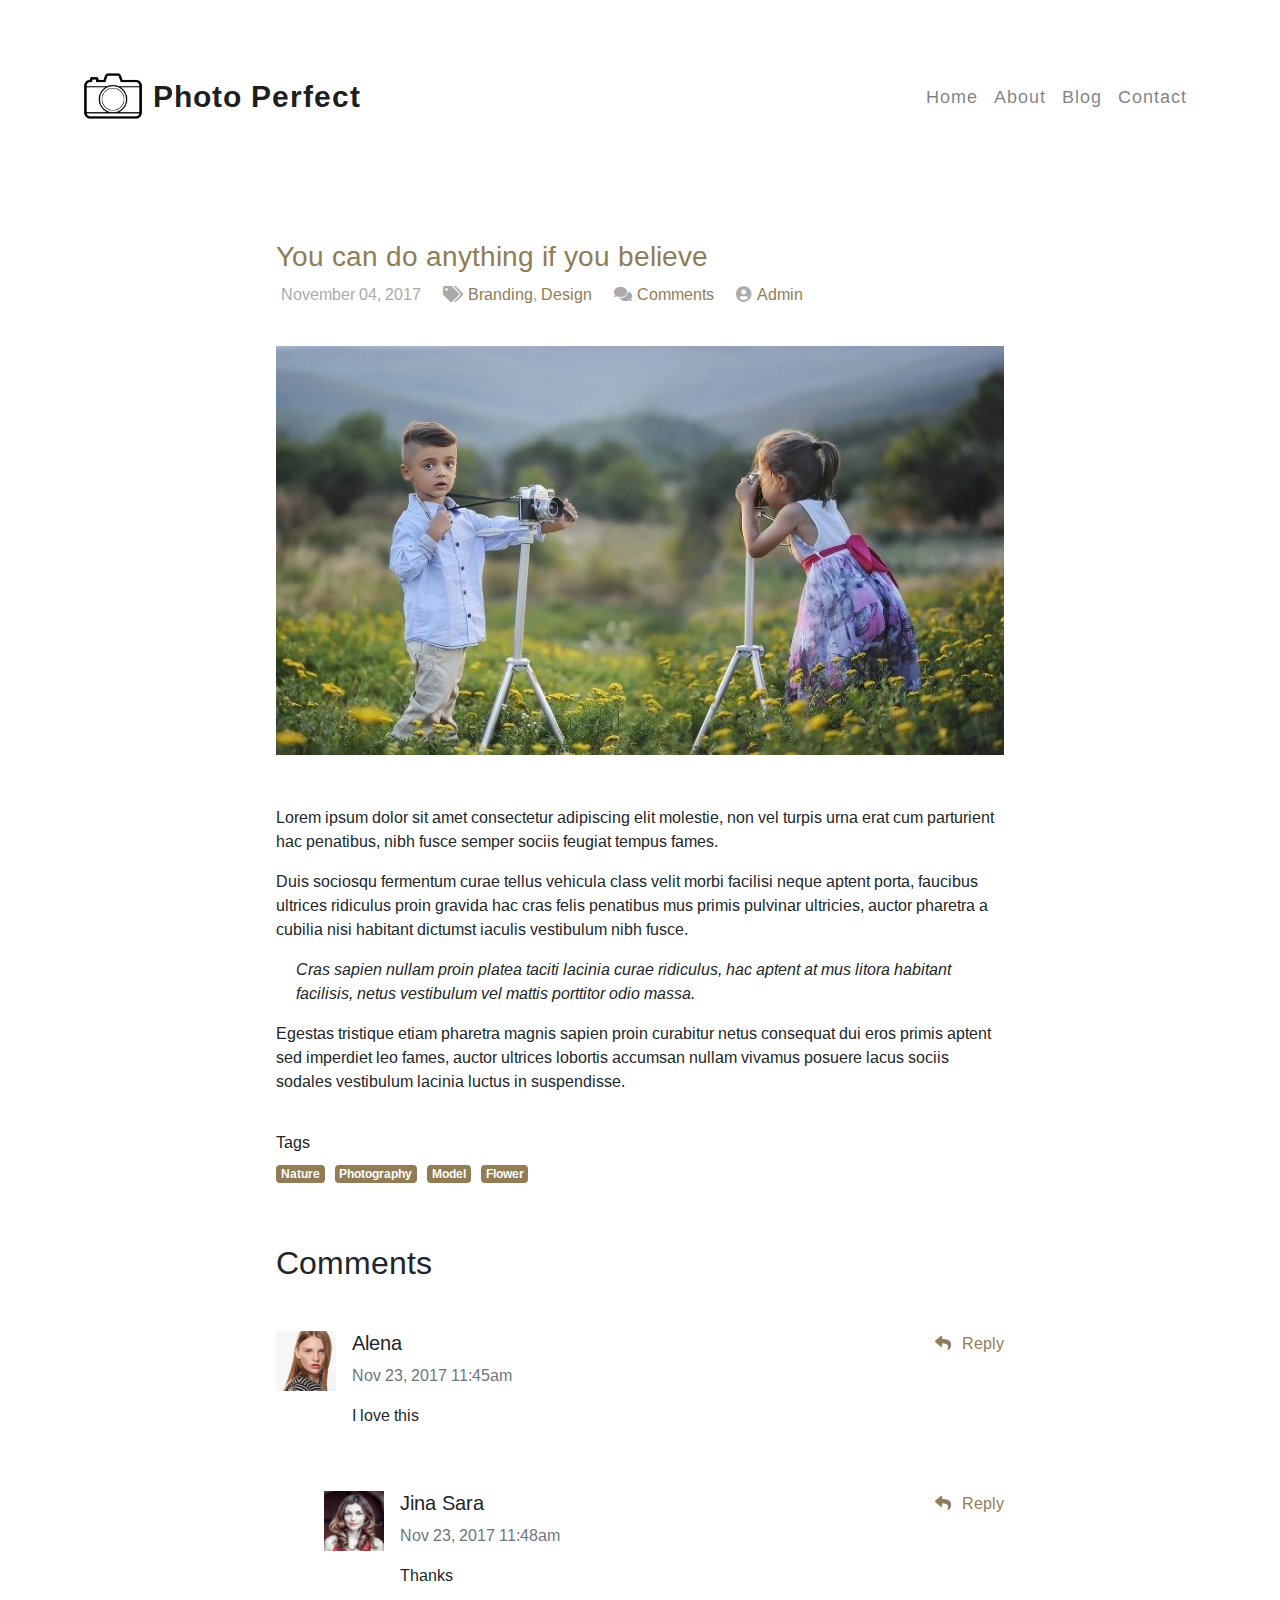
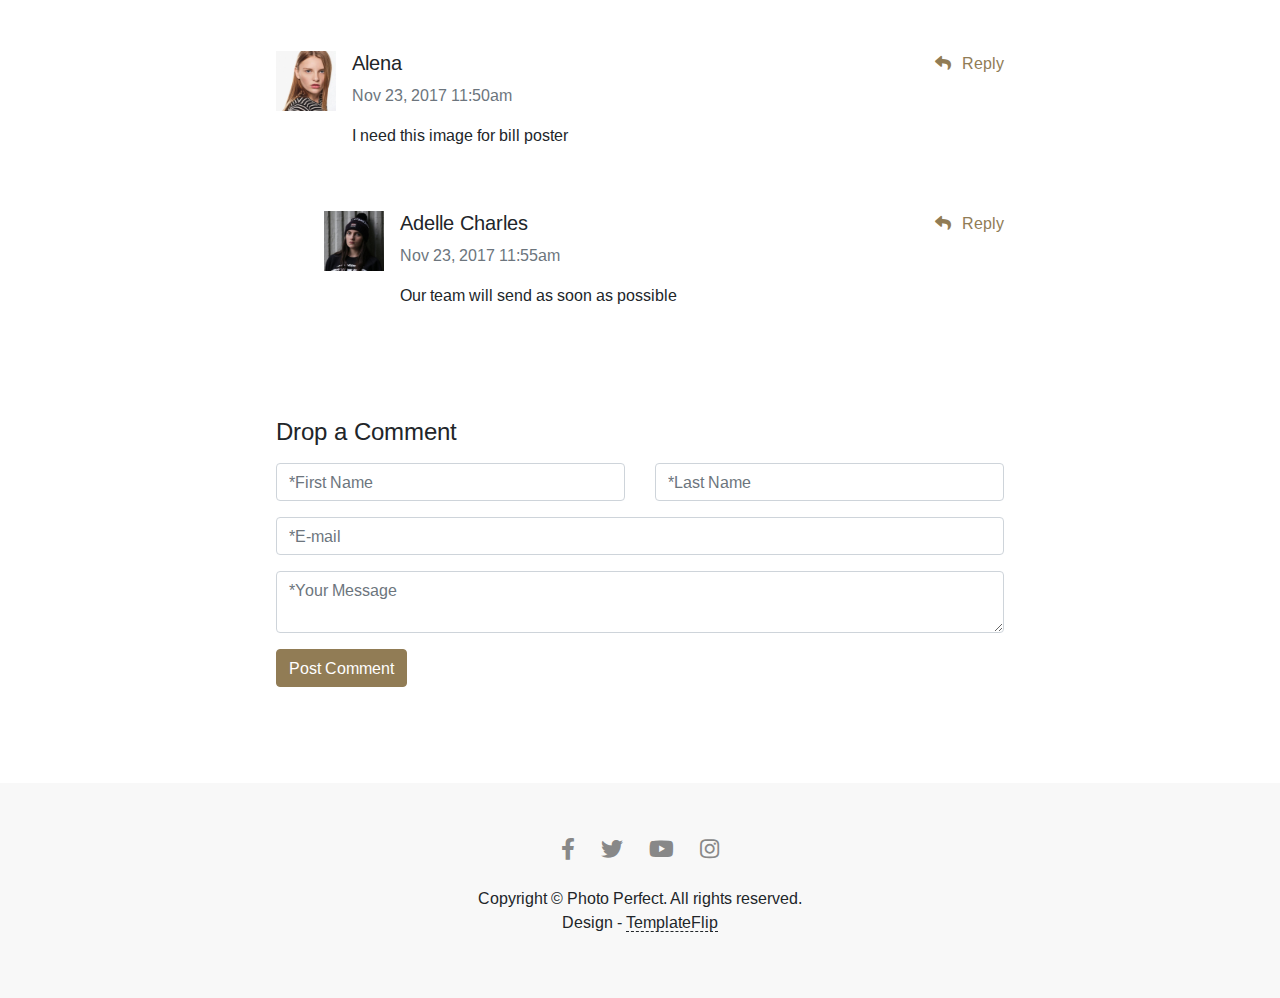
<file: frontend/blog-post.html>
<!DOCTYPE html>
<html lang="en-US">
  <head>
    <meta charset="UTF-8">
    <meta http-equiv="X-UA-Compatible" content="IE=edge">
    <meta name="viewport" content="width=device-width, initial-scale=1">
    <title>Blog Post - Photo Perfect</title>
    <link rel="preconnect" href="https://fonts.gstatic.com" crossorigin="crossorigin"/>
    <link rel="preload" as="style" href="https://fonts.googleapis.com/css2?family=Arimo:wght@400;600;700&amp;display=swap"/>
    <link rel="stylesheet" href="https://fonts.googleapis.com/css2?family=Arimo:wght@400;600;700&amp;display=swap" media="print" onload="this.media='all'"/>
    <noscript>
      <link rel="stylesheet" href="https://fonts.googleapis.com/css2?family=Arimo:wght@400;600;700&amp;display=swap"/>
    </noscript>
    <link href="css/bootstrap.min.css?ver=1.2.0" rel="stylesheet">
    <link href="css/font-awesome/css/all.min.css?ver=1.2.0" rel="stylesheet">
    <link href="css/main.css?ver=1.2.0" rel="stylesheet">
  </head>
  <body id="top">
    <div class="page">
      <header>
        <div class="pp-header">
          <nav class="navbar navbar-expand-lg navbar-light">
            <div class="container"><a href="index.html"><img src="images/favicon.png" alt="Logo"></a><a class="navbar-brand" href="index.html">Photo Perfect</a>
              <button class="navbar-toggler" type="button" data-toggle="collapse" data-target="#navbarNavAltMarkup" aria-controls="navbarNavAltMarkup" aria-expanded="false" aria-label="Toggle navigation"><span class="navbar-toggler-icon"></span></button>
              <div class="collapse navbar-collapse" id="navbarNavAltMarkup">
                <ul class="navbar-nav ml-auto">
                  <li class="nav-item"><a class="nav-link" href="index.html">Home</a>
                  </li>
                  <li class="nav-item"><a class="nav-link" href="about.html">About</a>
                  </li>
                  <li class="nav-item"><a class="nav-link" href="blog.html">Blog</a>
                  </li>
                  <li class="nav-item"><a class="nav-link" href="contact.html">Contact</a>
                  </li>
                </ul>
              </div>
            </div>
          </nav>
        </div>
      </header>
      <div class="page-content">
        <div class="container">
<div class="pp-section pp-container-readable">
  <div class="pp-post"><a class="h3" href="blog-post.html">You can do anything if you believe</a>
    <div class="pp-post-meta mt-2">
      <ul>
        <li><i class="fa fa-calendar-check-o" aria-hidden="true"></i><span>November 04, 2017</span></li>
        <li><i class="fa fa-tags" aria-hidden="true"></i><span><a href="#"><span>Branding</span></a>, <a href="#"><span>Design</span></a></span></li>
        <li><i class="fa fa-comments" aria-hidden="true"></i><a href="#pp-comment">Comments</a></li>
        <li><i class="fa fa-user-circle" aria-hidden="true"></i><a href="#">Admin</a></li>
      </ul>
    </div><img class="img-fluid mt-3" src="images/blog-4.jpg" alt="Blog Image"/>
  </div>
  <div class="pp-blog-details">
    <p>Lorem ipsum dolor sit amet consectetur adipiscing elit molestie, non vel turpis urna erat cum      parturient hac penatibus, nibh fusce semper sociis feugiat tempus fames.</p>
    <p>Duis sociosqu fermentum curae tellus vehicula class velit morbi facilisi neque aptent porta,       faucibus ultrices ridiculus proin gravida hac cras felis penatibus mus primis pulvinar ultricies,    auctor pharetra a cubilia nisi habitant dictumst iaculis vestibulum nibh fusce.</p>
    <blockquote>Cras sapien nullam proin platea taciti lacinia curae ridiculus, hac aptent at mus           litora habitant facilisis, netus vestibulum vel mattis porttitor odio massa.</blockquote>
    <p>Egestas tristique etiam pharetra magnis sapien proin curabitur netus consequat dui eros primis     aptent sed imperdiet leo fames, auctor ultrices lobortis accumsan nullam vivamus posuere lacus     sociis sodales vestibulum lacinia luctus in suspendisse.</p>
    <div class="pp-tags">
      <div class="h6">Tags</div><a class="badge badge-primary" href="#">Nature</a><a class="badge badge-primary" href="#">Photography</a><a class="badge badge-primary" href="#">Model</a><a class="badge badge-primary" href="#">Flower</a>
    </div>
    <div class="pp-comments" id="pp-comment">
      <div class="h2">Comments</div>
      <div class="media"><img class="img-fluid mr-3" src="images/face-5.jpg" alt="Image"/>
        <div class="media-body">
          <div class="h5 mt-0">Alena</div>
          <p class="text-muted">Nov 23, 2017 11:45am</p>
          <p>I love this</p>
        </div><a href="#pp-drop-comment"><i class="fa fa-reply" aria-hidden="true"></i><span>Reply</span></a>
      </div>
      <div class="media pl-5"><img class="img-fluid mr-3" src="images/face-3.jpg" alt="Image"/>
        <div class="media-body">
          <div class="h5 mt-0">Jina Sara</div>
          <p class="text-muted">Nov 23, 2017 11:48am</p>
          <p>Thanks</p>
        </div><a href="#pp-drop-comment"><i class="fa fa-reply" aria-hidden="true"></i><span>Reply</span></a>
      </div>
      <div class="media"><img class="img-fluid mr-3" src="images/face-5.jpg" alt="Image"/>
        <div class="media-body">
          <div class="h5 mt-0">Alena</div>
          <p class="text-muted">Nov 23, 2017 11:50am</p>
          <p>I need this image for bill poster</p>
        </div><a href="#pp-drop-comment"><i class="fa fa-reply" aria-hidden="true"></i><span>Reply</span></a>
      </div>
      <div class="media pl-5"><img class="img-fluid mr-3" src="images/face-4.jpg" alt="Image"/>
        <div class="media-body">
          <div class="h5 mt-0">Adelle Charles</div>
          <p class="text-muted">Nov 23, 2017 11:55am</p>
          <p>Our team will send as soon as possible</p>
        </div><a href="#pp-drop-comment"><i class="fa fa-reply" aria-hidden="true"></i><span>Reply</span></a>
      </div>
    </div>
  </div>
  <div class="pp-section"></div>
  <div class="row" id="pp-drop-comment">
    <div class="col">
      <div class="h4 mb-3">Drop a Comment</div>
      <form action="https://formspree.io/your@email.com" method="POST">
        <div class="row">
          <div class="col-md-6 col-sm-12 mb-3">
            <input class="mr-3 form-control" type="text" name="first-name" placeholder="*First Name"/>
          </div>
          <div class="col-md-6 col-sm-12 mb-3">
            <input class="form-control" type="text" name="last-name" placeholder="*Last Name"/>
          </div>
        </div>
        <div class="row mb-3">
          <div class="col">
            <input class="form-control" type="email" name="_replyto" placeholder="*E-mail"/>
          </div>
        </div>
        <div class="row mb-3">
          <div class="col">
            <textarea class="form-control" name="message" placeholder="*Your Message"></textarea>
          </div>
        </div>
        <div class="row">
          <div class="col">
            <button class="btn btn-primary" type="submit">Post Comment</button>
          </div>
        </div>
      </form>
    </div>
  </div>
</div>
<div class="pp-section"></div></div>
      </div>
    </div>
    <footer class="pp-footer">
      <div class="container py-5">
        <div class="row text-center">
          <div class="col-md-12"><a class="pp-facebook btn btn-link" href="#"><i class="fab fa-facebook-f fa-2x " aria-hidden="true"></i></a><a class="pp-twitter btn btn-link " href="#"><i class="fab fa-twitter fa-2x " aria-hidden="true"></i></a><a class="pp-youtube btn btn-link" href="#"><i class="fab fa-youtube fa-2x" aria-hidden="true"></i></a><a class="pp-instagram btn btn-link" href="#"><i class="fab fa-instagram fa-2x " aria-hidden="true"></i></a></div>
          <div class="col-md-12">
            <p class="mt-3">Copyright &copy; Photo Perfect. All rights reserved.<br>Design - <a class="credit" href="https://templateflip.com" target="_blank">TemplateFlip</a></p>
          </div>
        </div>
      </div>
    </footer>
    <script src="scripts/jquery.min.js?ver=1.2.0"></script>
    <script src="scripts/bootstrap.bundle.min.js?ver=1.2.0"></script>
    <script src="scripts/main.js?ver=1.2.0"></script>
  </body>
</html>
</file>
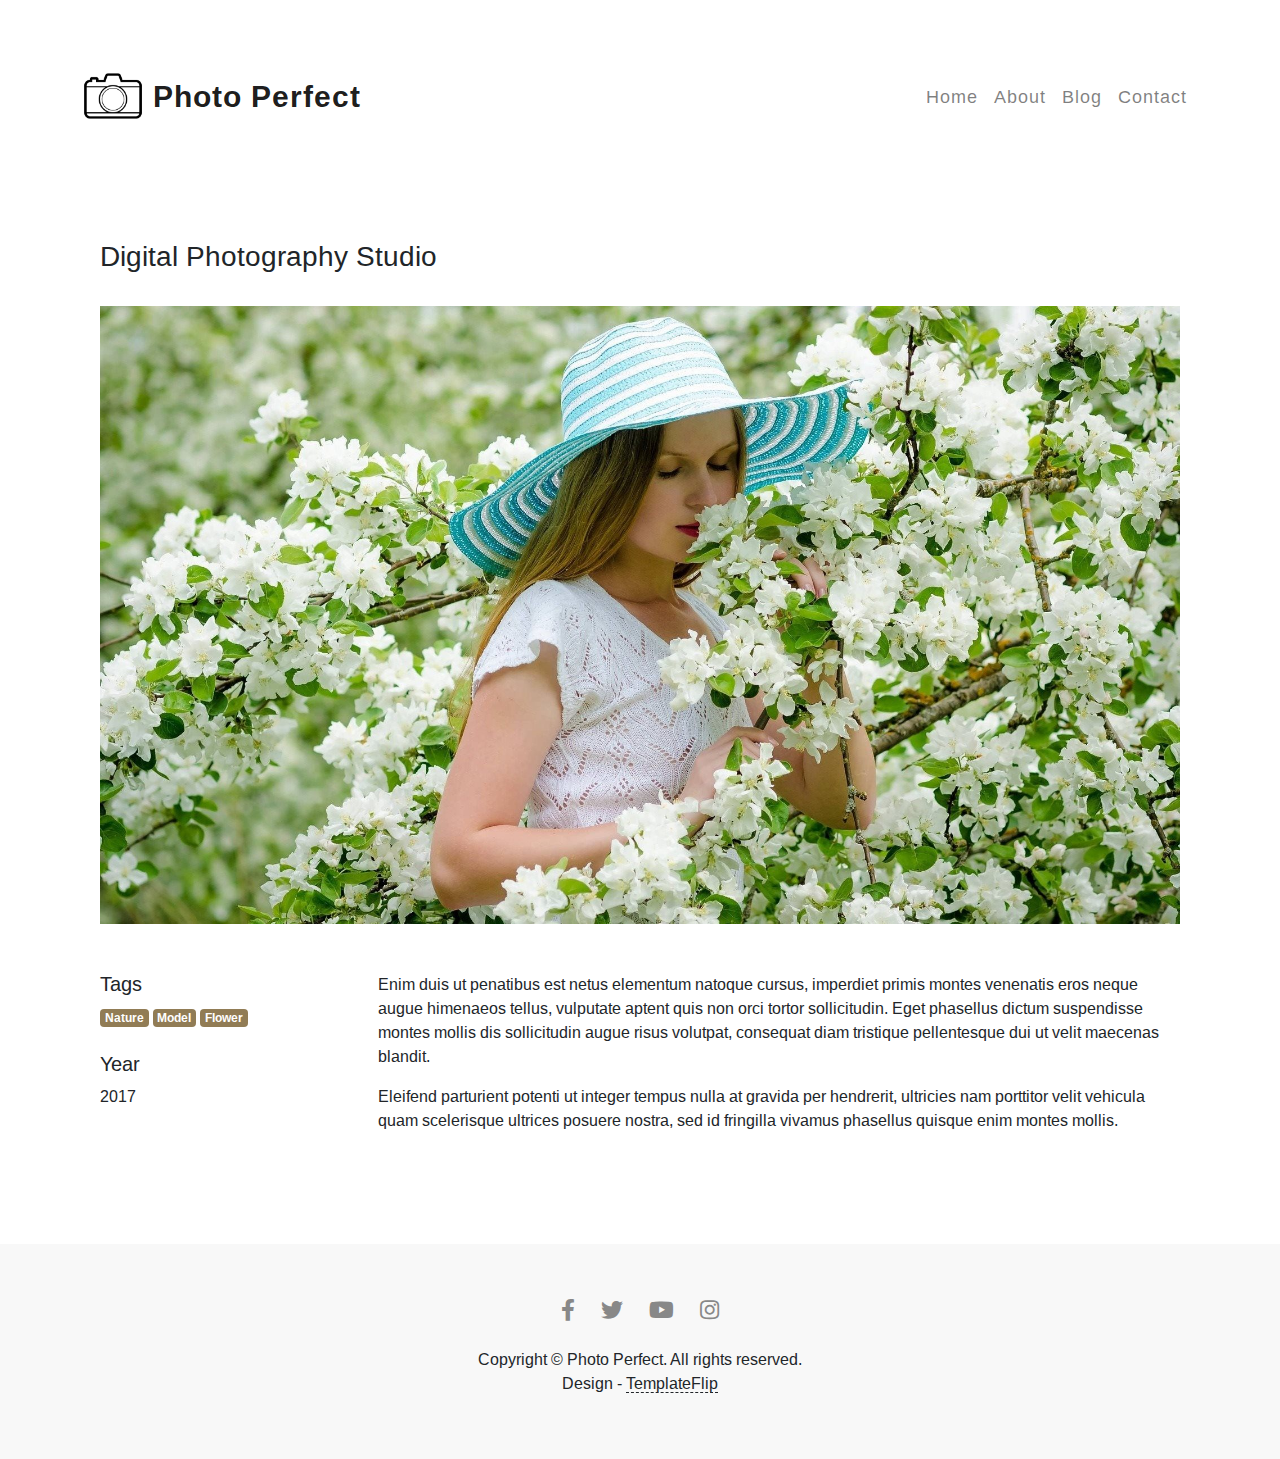
<file: frontend/image-detail.html>
<!DOCTYPE html>
<html lang="en-US">
  <head>
    <meta charset="UTF-8">
    <meta http-equiv="X-UA-Compatible" content="IE=edge">
    <meta name="viewport" content="width=device-width, initial-scale=1">
    <title>Image - Photo Perfect</title>
    <link rel="preconnect" href="https://fonts.gstatic.com" crossorigin="crossorigin"/>
    <link rel="preload" as="style" href="https://fonts.googleapis.com/css2?family=Arimo:wght@400;600;700&amp;display=swap"/>
    <link rel="stylesheet" href="https://fonts.googleapis.com/css2?family=Arimo:wght@400;600;700&amp;display=swap" media="print" onload="this.media='all'"/>
    <noscript>
      <link rel="stylesheet" href="https://fonts.googleapis.com/css2?family=Arimo:wght@400;600;700&amp;display=swap"/>
    </noscript>
    <link href="css/bootstrap.min.css?ver=1.2.0" rel="stylesheet">
    <link href="css/font-awesome/css/all.min.css?ver=1.2.0" rel="stylesheet">
    <link href="css/main.css?ver=1.2.0" rel="stylesheet">
  </head>
  <body id="top">
    <div class="page">
      <header>
        <div class="pp-header">
          <nav class="navbar navbar-expand-lg navbar-light">
            <div class="container"><a href="index.html"><img src="images/favicon.png" alt="Logo"></a><a class="navbar-brand" href="index.html">Photo Perfect</a>
              <button class="navbar-toggler" type="button" data-toggle="collapse" data-target="#navbarNavAltMarkup" aria-controls="navbarNavAltMarkup" aria-expanded="false" aria-label="Toggle navigation"><span class="navbar-toggler-icon"></span></button>
              <div class="collapse navbar-collapse" id="navbarNavAltMarkup">
                <ul class="navbar-nav ml-auto">
                  <li class="nav-item"><a class="nav-link" href="index.html">Home</a>
                  </li>
                  <li class="nav-item"><a class="nav-link" href="about.html">About</a>
                  </li>
                  <li class="nav-item"><a class="nav-link" href="blog.html">Blog</a>
                  </li>
                  <li class="nav-item"><a class="nav-link" href="contact.html">Contact</a>
                  </li>
                </ul>
              </div>
            </div>
          </nav>
        </div>
      </header>
      <div class="page-content">
        <div class="container">
<div class="container pp-section">
  <div class="h3 font-weight-normal">Digital Photography Studio</div><img class="img-fluid mt-4" src="images/image-detail.jpg"/>
  <div class="row mt-5">
    <div class="col-md-3">
      <div class="h5">Tags</div><a class="mr-1 badge badge-primary" href="#">Nature</a><a class="mr-1 badge badge-primary" href="#">Model</a><a class="badge badge-primary" href="#">Flower</a>
      <div class="h5 pt-4">Year</div>
      <p>2017</p>
    </div>
    <div class="col-md-9">
      <p>Enim duis ut penatibus est netus elementum natoque cursus, imperdiet primis montes venenatis eros neque augue himenaeos tellus, vulputate aptent quis non orci tortor sollicitudin. Eget phasellus dictum suspendisse montes mollis dis sollicitudin augue risus volutpat, consequat diam tristique pellentesque dui ut velit maecenas blandit.</p>
      <p>Eleifend parturient potenti ut integer tempus nulla at gravida per hendrerit, ultricies nam porttitor velit vehicula quam scelerisque ultrices posuere nostra, sed id fringilla vivamus phasellus quisque enim montes mollis.</p>
    </div>
  </div>
</div>
<div class="pp-section"></div></div>
      </div>
    </div>
    <footer class="pp-footer">
      <div class="container py-5">
        <div class="row text-center">
          <div class="col-md-12"><a class="pp-facebook btn btn-link" href="#"><i class="fab fa-facebook-f fa-2x " aria-hidden="true"></i></a><a class="pp-twitter btn btn-link " href="#"><i class="fab fa-twitter fa-2x " aria-hidden="true"></i></a><a class="pp-youtube btn btn-link" href="#"><i class="fab fa-youtube fa-2x" aria-hidden="true"></i></a><a class="pp-instagram btn btn-link" href="#"><i class="fab fa-instagram fa-2x " aria-hidden="true"></i></a></div>
          <div class="col-md-12">
            <p class="mt-3">Copyright &copy; Photo Perfect. All rights reserved.<br>Design - <a class="credit" href="https://templateflip.com" target="_blank">TemplateFlip</a></p>
          </div>
        </div>
      </div>
    </footer>
    <script src="scripts/jquery.min.js?ver=1.2.0"></script>
    <script src="scripts/bootstrap.bundle.min.js?ver=1.2.0"></script>
    <script src="scripts/main.js?ver=1.2.0"></script>
  </body>
</html>
</file>
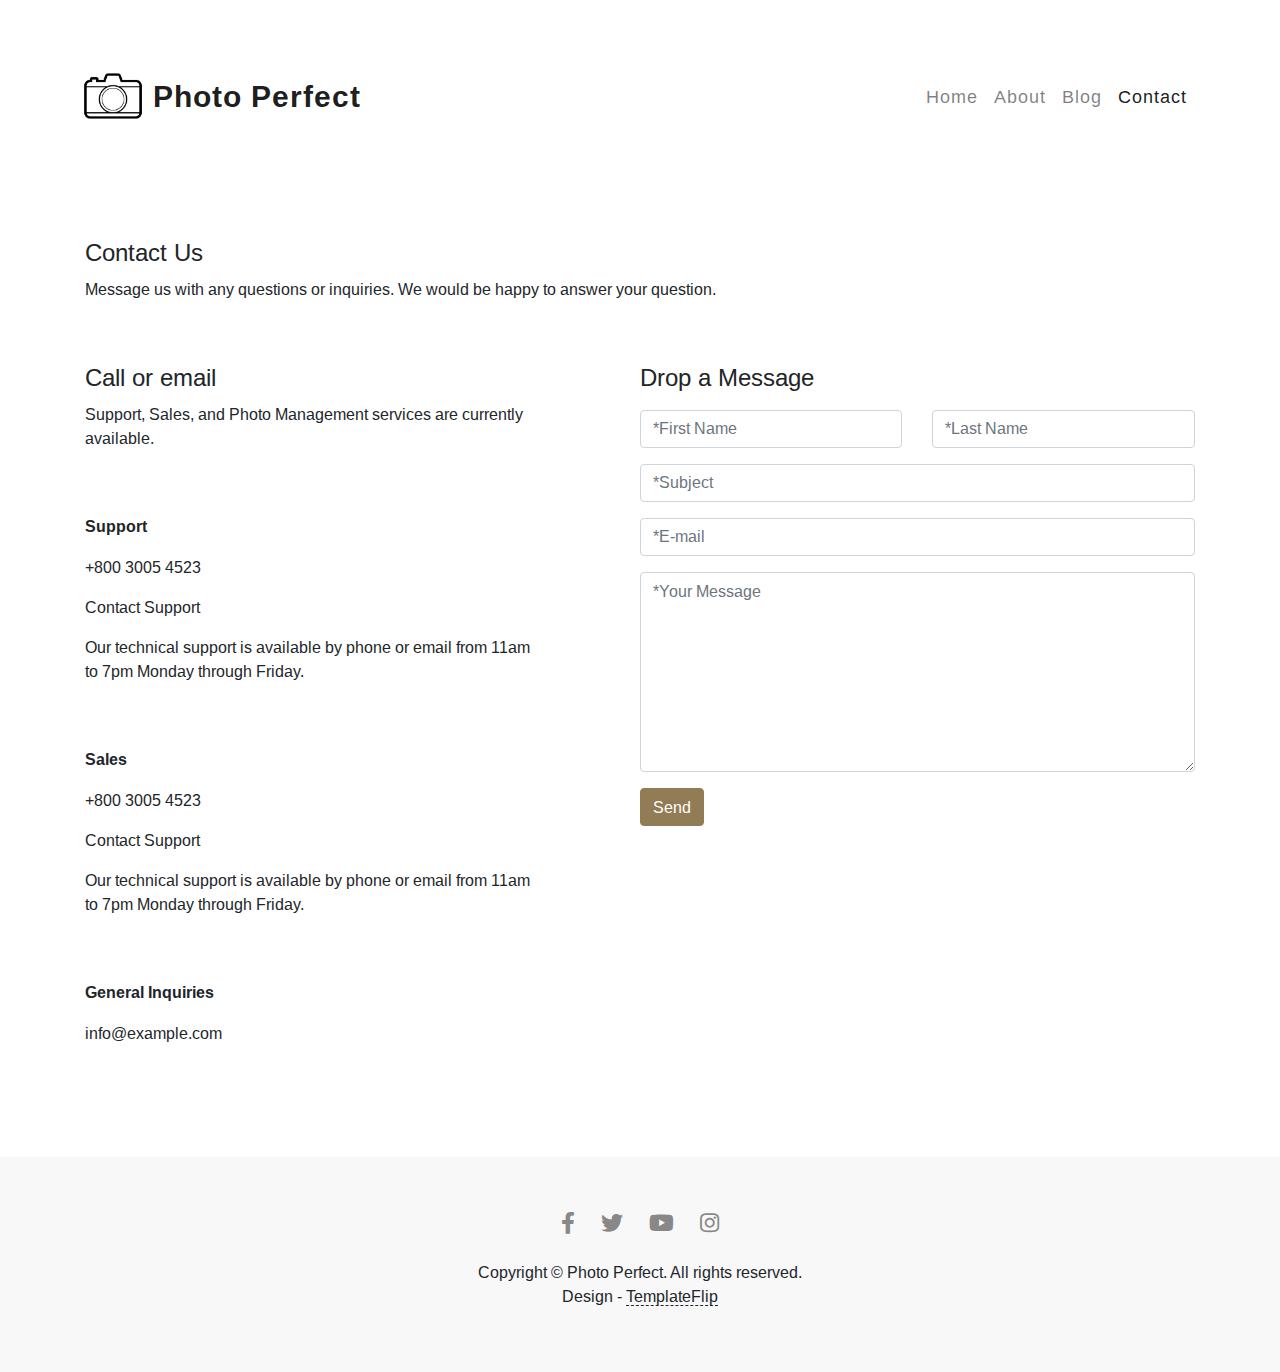
<file: frontend/kontak.html>
<!DOCTYPE html>
<html lang="en-US">
  <head>
    <meta charset="UTF-8">
    <meta http-equiv="X-UA-Compatible" content="IE=edge">
    <meta name="viewport" content="width=device-width, initial-scale=1">
    <title>Contact - Photo Perfect</title>
    <link rel="preconnect" href="https://fonts.gstatic.com" crossorigin="crossorigin"/>
    <link rel="preload" as="style" href="https://fonts.googleapis.com/css2?family=Arimo:wght@400;600;700&amp;display=swap"/>
    <link rel="stylesheet" href="https://fonts.googleapis.com/css2?family=Arimo:wght@400;600;700&amp;display=swap" media="print" onload="this.media='all'"/>
    <noscript>
      <link rel="stylesheet" href="https://fonts.googleapis.com/css2?family=Arimo:wght@400;600;700&amp;display=swap"/>
    </noscript>
    <link href="css/bootstrap.min.css?ver=1.2.0" rel="stylesheet">
    <link href="css/font-awesome/css/all.min.css?ver=1.2.0" rel="stylesheet">
    <link href="css/main.css?ver=1.2.0" rel="stylesheet">
  </head>
  <body id="top">
    <div class="page">
      <header>
        <div class="pp-header">
          <nav class="navbar navbar-expand-lg navbar-light">
            <div class="container"><a href="index.html"><img src="images/favicon.png" alt="Logo"></a><a class="navbar-brand" href="index.html">Photo Perfect</a>
              <button class="navbar-toggler" type="button" data-toggle="collapse" data-target="#navbarNavAltMarkup" aria-controls="navbarNavAltMarkup" aria-expanded="false" aria-label="Toggle navigation"><span class="navbar-toggler-icon"></span></button>
              <div class="collapse navbar-collapse" id="navbarNavAltMarkup">
                <ul class="navbar-nav ml-auto">
                  <li class="nav-item"><a class="nav-link" href="index.html">Home</a>
                  </li>
                  <li class="nav-item"><a class="nav-link" href="about.html">About</a>
                  </li>
                  <li class="nav-item"><a class="nav-link" href="blog.html">Blog</a>
                  </li>
                  <li class="nav-item active"><a class="nav-link" href="contact.html">Contact</a>
                  </li>
                </ul>
              </div>
            </div>
          </nav>
        </div>
      </header>
      <div class="page-content">
        <div class="container">
<div class="row pp-section">
  <div class="col-md-9">
    <h1 class="h4">Contact Us</h1>
    <p>Message us with any questions or inquiries. We would be happy to answer your question. </p>
  </div>
</div>
<div class="container pp-contact px-0 mt-5">
  <div class="row">
    <div class="col-md-5 col-sm-12">
      <div class="h4">Call or email</div>
      <p>Support, Sales, and Photo Management services are currently available.</p>
      <p class="pt-5"><b>Support</b></p>
      <p>+800 3005 4523</p>
      <p>Contact Support</p>
      <p>Our technical support is available by phone or email from 11am to 7pm Monday through Friday.</p>
      <p class="pt-5"><b>Sales</b></p>
      <p>+800 3005 4523</p>
      <p>Contact Support</p>
      <p>Our technical support is available by phone or email from 11am to 7pm Monday through Friday.</p>
      <p class="pt-5"><b>General Inquiries</b></p>
      <p>info@example.com</p>
    </div>
    <div class="col-md-7 col-sm-12">
      <div class="pp-contact-message">
        <div class="h4 mb-3">Drop a Message</div>
        <form action="https://formspree.io/your@email.com" method="POST">
          <div class="row">
            <div class="col-md-6 col-sm-12 mb-3">
              <input class="mr-3 form-control" type="text" name="first-name" placeholder="*First Name"/>
            </div>
            <div class="col-md-6 col-sm-12 mb-3">
              <input class="form-control" type="text" name="last-name" placeholder="*Last Name"/>
            </div>
          </div>
          <div class="row mb-3">
            <div class="col">
              <input class="form-control" type="text" name="Subject" placeholder="*Subject"/>
            </div>
          </div>
          <div class="row mb-3">
            <div class="col">
              <input class="form-control" type="email" name="_replyto" placeholder="*E-mail"/>
            </div>
          </div>
          <div class="row mb-3">
            <div class="col">
              <textarea class="form-control" name="message" placeholder="*Your Message"></textarea>
            </div>
          </div>
          <div class="row">
            <div class="col">
              <button class="btn btn-primary" type="submit">Send</button>
            </div>
          </div>
        </form>
      </div>
    </div>
  </div>
</div>
<div class="pp-section"></div></div>
      </div>
    </div>
    <footer class="pp-footer">
      <div class="container py-5">
        <div class="row text-center">
          <div class="col-md-12"><a class="pp-facebook btn btn-link" href="#"><i class="fab fa-facebook-f fa-2x " aria-hidden="true"></i></a><a class="pp-twitter btn btn-link " href="#"><i class="fab fa-twitter fa-2x " aria-hidden="true"></i></a><a class="pp-youtube btn btn-link" href="#"><i class="fab fa-youtube fa-2x" aria-hidden="true"></i></a><a class="pp-instagram btn btn-link" href="#"><i class="fab fa-instagram fa-2x " aria-hidden="true"></i></a></div>
          <div class="col-md-12">
            <p class="mt-3">Copyright &copy; Photo Perfect. All rights reserved.<br>Design - <a class="credit" href="https://templateflip.com" target="_blank">TemplateFlip</a></p>
          </div>
        </div>
      </div>
    </footer>
    <script src="scripts/jquery.min.js?ver=1.2.0"></script>
    <script src="scripts/bootstrap.bundle.min.js?ver=1.2.0"></script>
    <script src="scripts/main.js?ver=1.2.0"></script>
  </body>
</html>
</file>
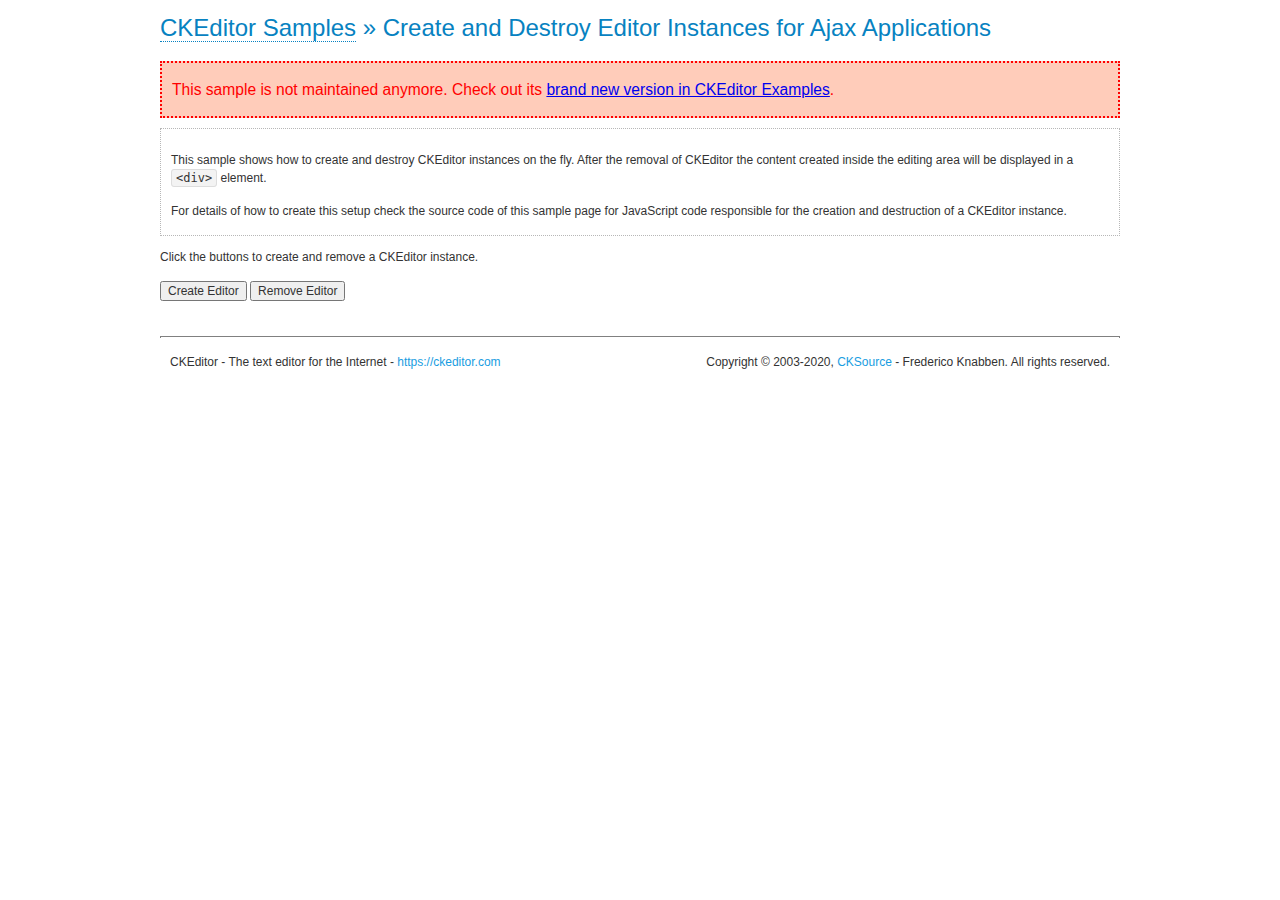
<file: assets/ckeditor/samples/old/ajax.html>
<!DOCTYPE html>
<!--
Copyright (c) 2003-2020, CKSource - Frederico Knabben. All rights reserved.
For licensing, see LICENSE.md or https://ckeditor.com/legal/ckeditor-oss-license
-->
<html lang="en">
<head>
	<meta charset="utf-8">
	<title>Ajax &mdash; CKEditor Sample</title>
	<script src="../../ckeditor.js"></script>
	<link rel="stylesheet" href="sample.css">
	<meta name="description" content="Try the latest sample of CKEditor 4 and learn more about customizing your WYSIWYG editor with endless possibilities.">
	<script>

		var editor, html = '';

		function createEditor() {
			if ( editor )
				return;

			// Create a new editor inside the <div id="editor">, setting its value to html
			var config = {};
			editor = CKEDITOR.appendTo( 'editor', config, html );
		}

		function removeEditor() {
			if ( !editor )
				return;

			// Retrieve the editor contents. In an Ajax application, this data would be
			// sent to the server or used in any other way.
			document.getElementById( 'editorcontents' ).innerHTML = html = editor.getData();
			document.getElementById( 'contents' ).style.display = '';

			// Destroy the editor.
			editor.destroy();
			editor = null;
		}

	</script>
</head>
<body>
	<h1 class="samples">
		<a href="index.html">CKEditor Samples</a> &raquo; Create and Destroy Editor Instances for Ajax Applications
	</h1>
	<div class="warning deprecated">
		This sample is not maintained anymore. Check out its <a href="https://ckeditor.com/docs/ckeditor4/latest/examples/saveajax.html">brand new version in CKEditor Examples</a>.
	</div>
	<div class="description">
		<p>
			This sample shows how to create and destroy CKEditor instances on the fly. After the removal of CKEditor the content created inside the editing
			area will be displayed in a <code>&lt;div&gt;</code> element.
		</p>
		<p>
			For details of how to create this setup check the source code of this sample page
			for JavaScript code responsible for the creation and destruction of a CKEditor instance.
		</p>
	</div>
	<p>Click the buttons to create and remove a CKEditor instance.</p>
	<p>
		<input onclick="createEditor();" type="button" value="Create Editor">
		<input onclick="removeEditor();" type="button" value="Remove Editor">
	</p>
	<!-- This div will hold the editor. -->
	<div id="editor">
	</div>
	<div id="contents" style="display: none">
		<p>
			Edited Contents:
		</p>
		<!-- This div will be used to display the editor contents. -->
		<div id="editorcontents">
		</div>
	</div>
	<div id="footer">
		<hr>
		<p>
			CKEditor - The text editor for the Internet - <a class="samples" href="https://ckeditor.com/">https://ckeditor.com</a>
		</p>
		<p id="copy">
			Copyright &copy; 2003-2020, <a class="samples" href="https://cksource.com/">CKSource</a> - Frederico
			Knabben. All rights reserved.
		</p>
	</div>
</body>
</html>
</file>
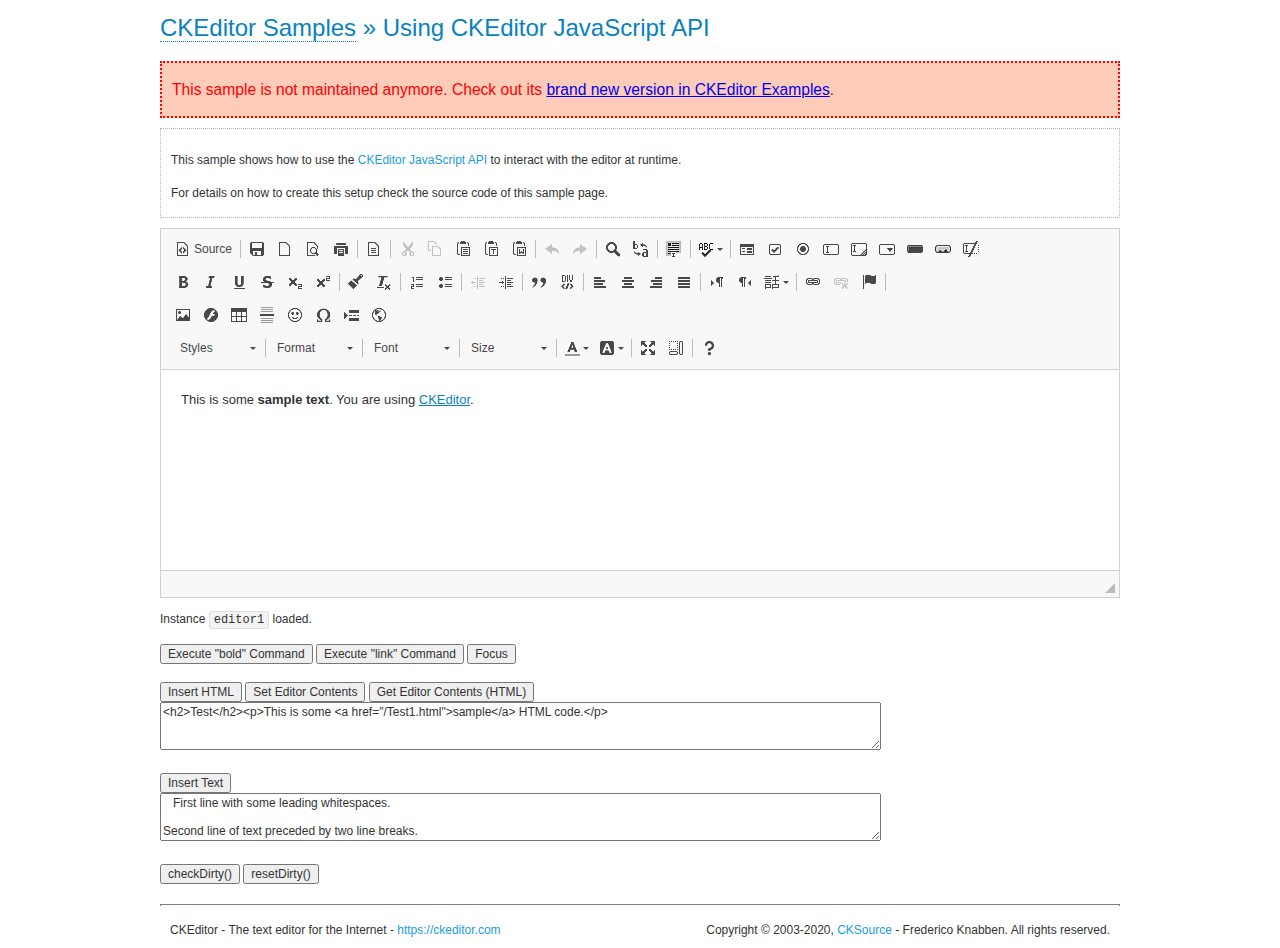
<file: assets/ckeditor/samples/old/api.html>
<!DOCTYPE html>
<!--
Copyright (c) 2003-2020, CKSource - Frederico Knabben. All rights reserved.
For licensing, see LICENSE.md or https://ckeditor.com/legal/ckeditor-oss-license
-->
<html lang="en">
<head>
	<meta charset="utf-8">
	<title>API Usage &mdash; CKEditor Sample</title>
	<script src="../../ckeditor.js"></script>
	<link href="sample.css" rel="stylesheet">
	<meta name="description" content="Try the latest sample of CKEditor 4 and learn more about customizing your WYSIWYG editor with endless possibilities.">
	<script>

// The instanceReady event is fired, when an instance of CKEditor has finished
// its initialization.
CKEDITOR.on( 'instanceReady', function( ev ) {
	// Show the editor name and description in the browser status bar.
	document.getElementById( 'eMessage' ).innerHTML = 'Instance <code>' + ev.editor.name + '<\/code> loaded.';

	// Show this sample buttons.
	document.getElementById( 'eButtons' ).style.display = 'block';
});

function InsertHTML() {
	// Get the editor instance that we want to interact with.
	var editor = CKEDITOR.instances.editor1;
	var value = document.getElementById( 'htmlArea' ).value;

	// Check the active editing mode.
	if ( editor.mode == 'wysiwyg' )
	{
		// Insert HTML code.
		// https://ckeditor.com/docs/ckeditor4/latest/api/CKEDITOR_editor.html#method-insertHtml
		editor.insertHtml( value );
	}
	else
		alert( 'You must be in WYSIWYG mode!' );
}

function InsertText() {
	// Get the editor instance that we want to interact with.
	var editor = CKEDITOR.instances.editor1;
	var value = document.getElementById( 'txtArea' ).value;

	// Check the active editing mode.
	if ( editor.mode == 'wysiwyg' )
	{
		// Insert as plain text.
		// https://ckeditor.com/docs/ckeditor4/latest/api/CKEDITOR_editor.html#method-insertText
		editor.insertText( value );
	}
	else
		alert( 'You must be in WYSIWYG mode!' );
}

function SetContents() {
	// Get the editor instance that we want to interact with.
	var editor = CKEDITOR.instances.editor1;
	var value = document.getElementById( 'htmlArea' ).value;

	// Set editor contents (replace current contents).
	// https://ckeditor.com/docs/ckeditor4/latest/api/CKEDITOR_editor.html#method-setData
	editor.setData( value );
}

function GetContents() {
	// Get the editor instance that you want to interact with.
	var editor = CKEDITOR.instances.editor1;

	// Get editor contents
	// https://ckeditor.com/docs/ckeditor4/latest/api/CKEDITOR_editor.html#method-getData
	alert( editor.getData() );
}

function ExecuteCommand( commandName ) {
	// Get the editor instance that we want to interact with.
	var editor = CKEDITOR.instances.editor1;

	// Check the active editing mode.
	if ( editor.mode == 'wysiwyg' )
	{
		// Execute the command.
		// https://ckeditor.com/docs/ckeditor4/latest/api/CKEDITOR_editor.html#method-execCommand
		editor.execCommand( commandName );
	}
	else
		alert( 'You must be in WYSIWYG mode!' );
}

function CheckDirty() {
	// Get the editor instance that we want to interact with.
	var editor = CKEDITOR.instances.editor1;
	// Checks whether the current editor contents present changes when compared
	// to the contents loaded into the editor at startup
	// https://ckeditor.com/docs/ckeditor4/latest/api/CKEDITOR_editor.html#method-checkDirty
	alert( editor.checkDirty() );
}

function ResetDirty() {
	// Get the editor instance that we want to interact with.
	var editor = CKEDITOR.instances.editor1;
	// Resets the "dirty state" of the editor (see CheckDirty())
	// https://ckeditor.com/docs/ckeditor4/latest/api/CKEDITOR_editor.html#method-resetDirty
	editor.resetDirty();
	alert( 'The "IsDirty" status has been reset' );
}

function Focus() {
	CKEDITOR.instances.editor1.focus();
}

function onFocus() {
	document.getElementById( 'eMessage' ).innerHTML = '<b>' + this.name + ' is focused </b>';
}

function onBlur() {
	document.getElementById( 'eMessage' ).innerHTML = this.name + ' lost focus';
}

	</script>

</head>
<body>
	<h1 class="samples">
		<a href="index.html">CKEditor Samples</a> &raquo; Using CKEditor JavaScript API
	</h1>
	<div class="warning deprecated">
		This sample is not maintained anymore. Check out its <a href="https://ckeditor.com/docs/ckeditor4/latest/examples/api.html">brand new version in CKEditor Examples</a>.
	</div>
	<div class="description">
	<p>
		This sample shows how to use the
		<a class="samples" href="https://ckeditor.com/docs/ckeditor4/latest/api/CKEDITOR_editor.html">CKEditor JavaScript API</a>
		to interact with the editor at runtime.
	</p>
	<p>
		For details on how to create this setup check the source code of this sample page.
	</p>
	</div>

	<!-- This <div> holds alert messages to be display in the sample page. -->
	<div id="alerts">
		<noscript>
			<p>
				<strong>CKEditor requires JavaScript to run</strong>. In a browser with no JavaScript
				support, like yours, you should still see the contents (HTML data) and you should
				be able to edit it normally, without a rich editor interface.
			</p>
		</noscript>
	</div>
	<form action="../../../samples/sample_posteddata.php" method="post">
		<textarea cols="100" id="editor1" name="editor1" rows="10">&lt;p&gt;This is some &lt;strong&gt;sample text&lt;/strong&gt;. You are using &lt;a href="https://ckeditor.com/"&gt;CKEditor&lt;/a&gt;.&lt;/p&gt;</textarea>

		<script>
			// Replace the <textarea id="editor1"> with an CKEditor instance.
			CKEDITOR.replace( 'editor1', {
				on: {
					focus: onFocus,
					blur: onBlur,

					// Check for availability of corresponding plugins.
					pluginsLoaded: function( evt ) {
						var doc = CKEDITOR.document, ed = evt.editor;
						if ( !ed.getCommand( 'bold' ) )
							doc.getById( 'exec-bold' ).hide();
						if ( !ed.getCommand( 'link' ) )
							doc.getById( 'exec-link' ).hide();
					}
				}
			});
		</script>

		<p id="eMessage">
		</p>

		<div id="eButtons" style="display: none">
			<input id="exec-bold" onclick="ExecuteCommand('bold');" type="button" value="Execute &quot;bold&quot; Command">
			<input id="exec-link" onclick="ExecuteCommand('link');" type="button" value="Execute &quot;link&quot; Command">
			<input onclick="Focus();" type="button" value="Focus">
			<br><br>
			<input onclick="InsertHTML();" type="button" value="Insert HTML">
			<input onclick="SetContents();" type="button" value="Set Editor Contents">
			<input onclick="GetContents();" type="button" value="Get Editor Contents (HTML)">
			<br>
			<textarea cols="100" id="htmlArea" rows="3">&lt;h2&gt;Test&lt;/h2&gt;&lt;p&gt;This is some &lt;a href="/Test1.html"&gt;sample&lt;/a&gt; HTML code.&lt;/p&gt;</textarea>
			<br>
			<br>
			<input onclick="InsertText();" type="button" value="Insert Text">
			<br>
			<textarea cols="100" id="txtArea" rows="3">   First line with some leading whitespaces.

Second line of text preceded by two line breaks.</textarea>
			<br>
			<br>
			<input onclick="CheckDirty();" type="button" value="checkDirty()">
			<input onclick="ResetDirty();" type="button" value="resetDirty()">
		</div>
	</form>
	<div id="footer">
		<hr>
		<p>
			CKEditor - The text editor for the Internet - <a class="samples" href="https://ckeditor.com/">https://ckeditor.com</a>
		</p>
		<p id="copy">
			Copyright &copy; 2003-2020, <a class="samples" href="https://cksource.com/">CKSource</a> - Frederico
			Knabben. All rights reserved.
		</p>
	</div>
</body>
</html>
</file>
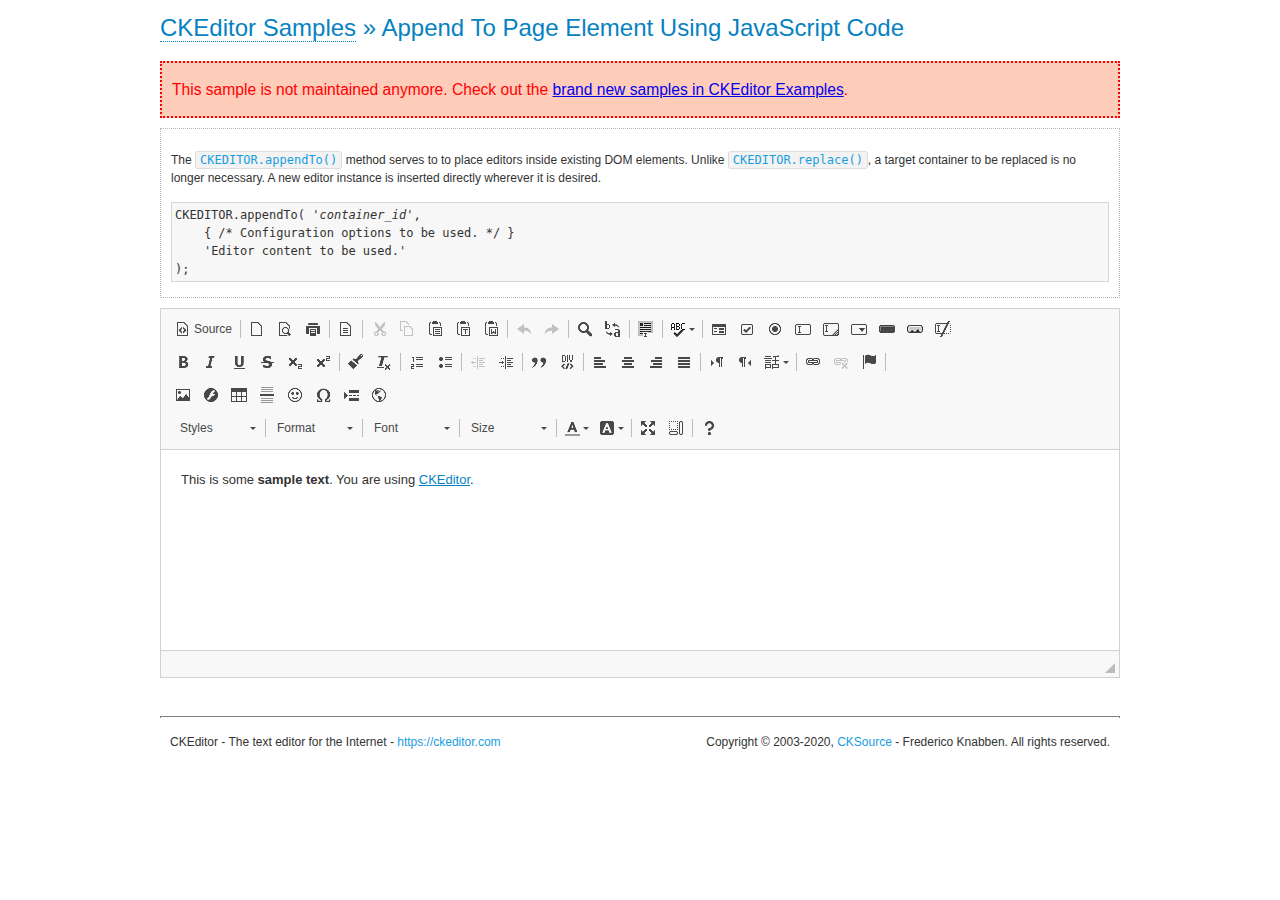
<file: assets/ckeditor/samples/old/appendto.html>
<!DOCTYPE html>
<!--
Copyright (c) 2003-2020, CKSource - Frederico Knabben. All rights reserved.
For licensing, see LICENSE.md or https://ckeditor.com/legal/ckeditor-oss-license
-->
<html lang="en">
<head>
	<meta charset="utf-8">
	<title>Append To Page Element Using JavaScript Code &mdash; CKEditor Sample</title>
	<script src="../../ckeditor.js"></script>
	<link rel="stylesheet" href="sample.css">
	<meta name="description" content="Try the latest sample of CKEditor 4 and learn more about customizing your WYSIWYG editor with endless possibilities.">
</head>
<body>
	<h1 class="samples">
		<a href="index.html">CKEditor Samples</a> &raquo; Append To Page Element Using JavaScript Code
	</h1>
	<div class="warning deprecated">
		This sample is not maintained anymore. Check out the <a href="https://ckeditor.com/docs/ckeditor4/latest/examples/index.html">brand new samples in CKEditor Examples</a>.
	</div>
	<div id="section1">
		<div class="description">
			<p>
				The <code><a class="samples" href="https://ckeditor.com/docs/ckeditor4/latest/api/CKEDITOR.html#method-appendTo">CKEDITOR.appendTo()</a></code> method serves to to place editors inside existing DOM elements. Unlike <code><a class="samples" href="https://ckeditor.com/docs/ckeditor4/latest/api/CKEDITOR.html#method-replace">CKEDITOR.replace()</a></code>,
				a target container to be replaced is no longer necessary. A new editor
				instance is inserted directly wherever it is desired.
			</p>
<pre class="samples">CKEDITOR.appendTo( '<em>container_id</em>',
	{ /* Configuration options to be used. */ }
	'Editor content to be used.'
);</pre>
		</div>
		<script>

			// This call can be placed at any point after the
			// DOM element to append CKEditor to or inside the <head><script>
			// in a window.onload event handler.

			// Append a CKEditor instance using the default configuration and the
			// provided content to the <div> element of ID "section1".
			CKEDITOR.appendTo( 'section1',
				null,
				'<p>This is some <strong>sample text</strong>. You are using <a href="https://ckeditor.com/">CKEditor</a>.</p>'
			);

		</script>
	</div>
	<br>
	<div id="footer">
		<hr>
		<p>
			CKEditor - The text editor for the Internet - <a class="samples" href="https://ckeditor.com/">https://ckeditor.com</a>
		</p>
		<p id="copy">
			Copyright &copy; 2003-2020, <a class="samples" href="https://cksource.com/">CKSource</a> - Frederico
			Knabben. All rights reserved.
		</p>
	</div>
</body>
</html>
</file>
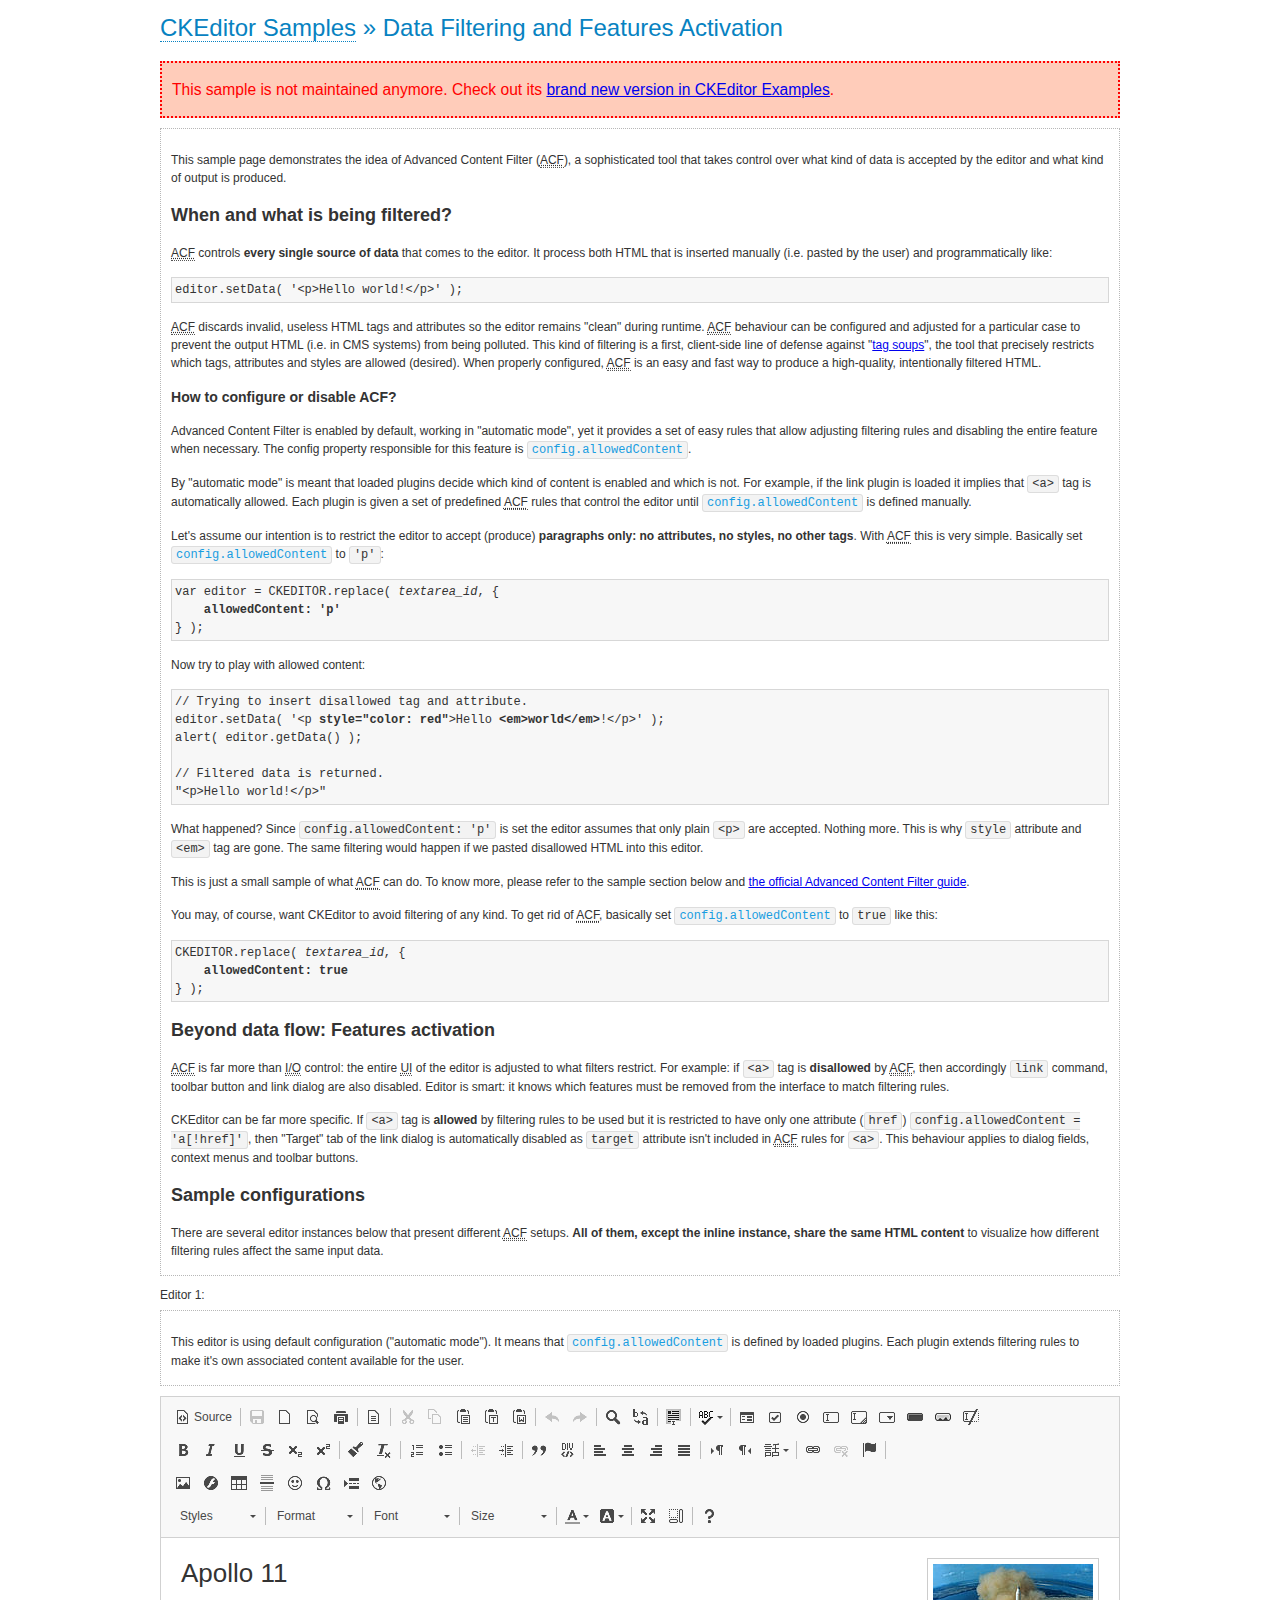
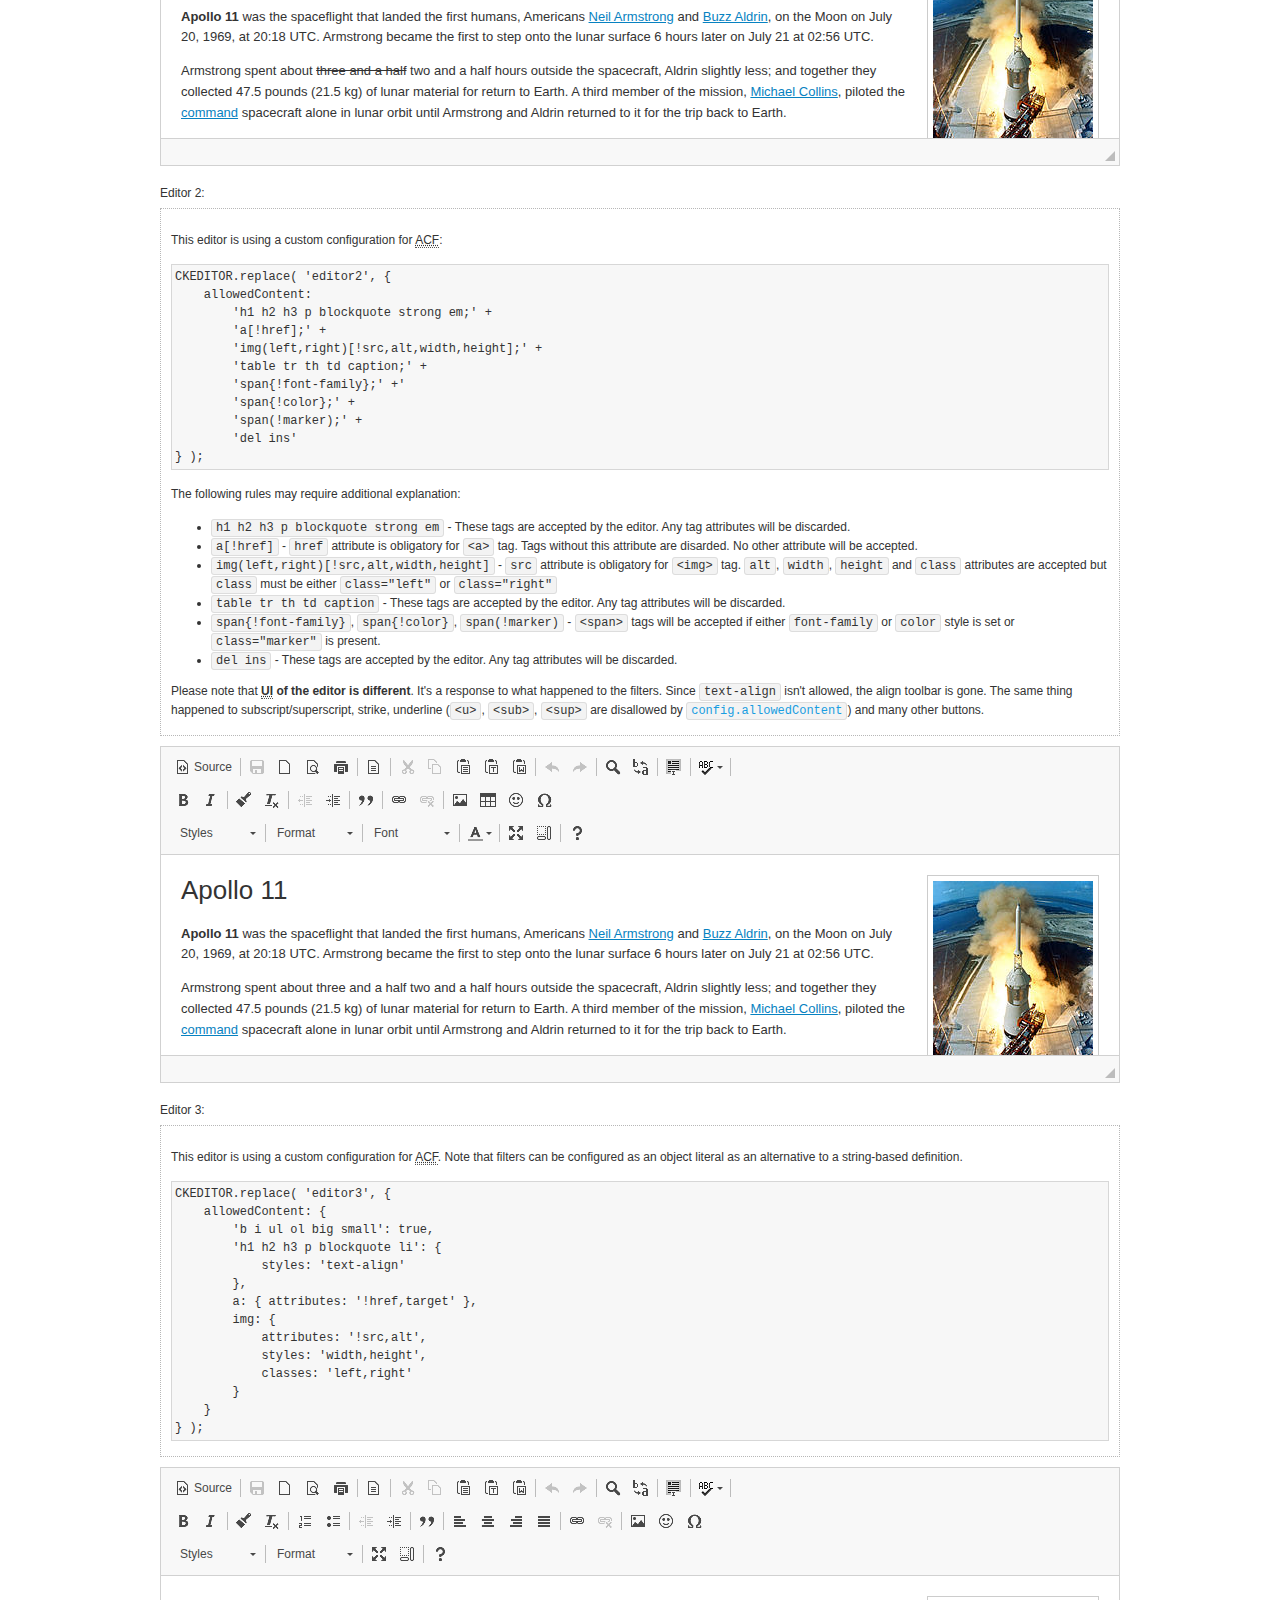
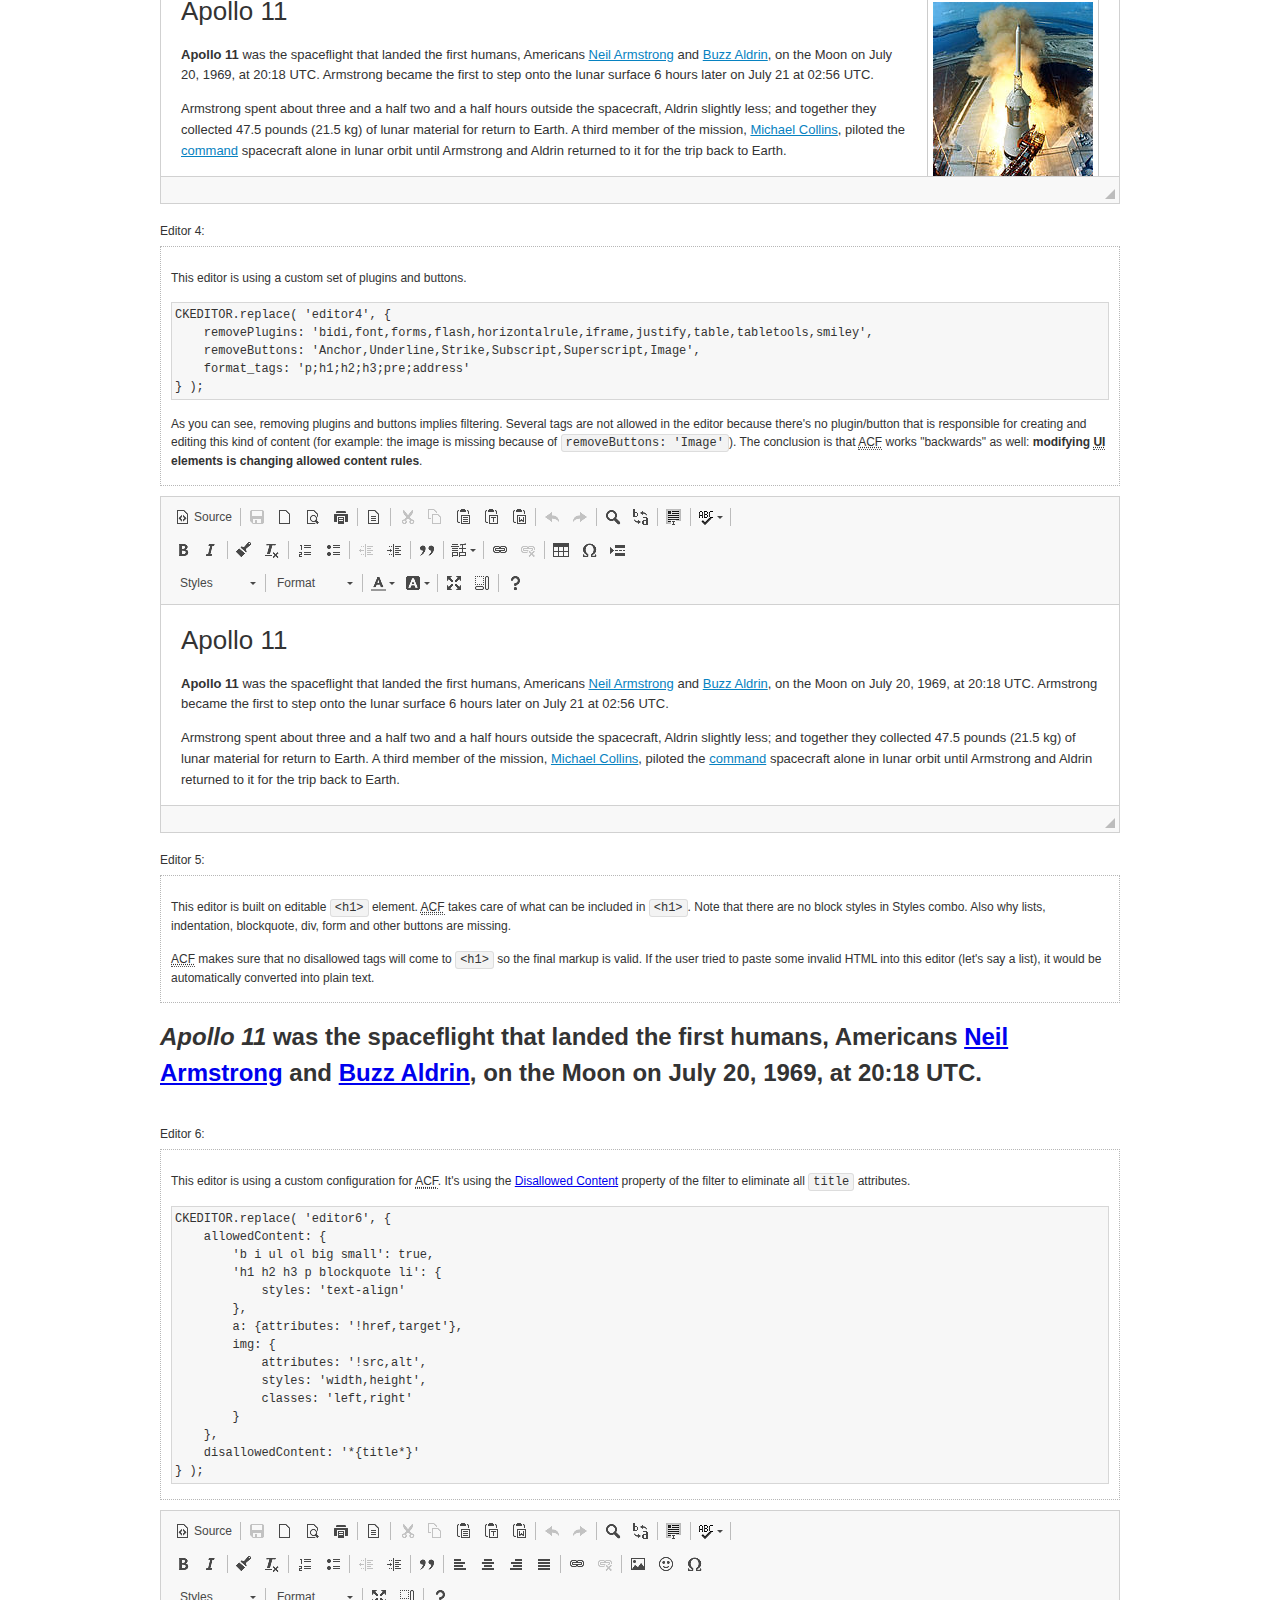
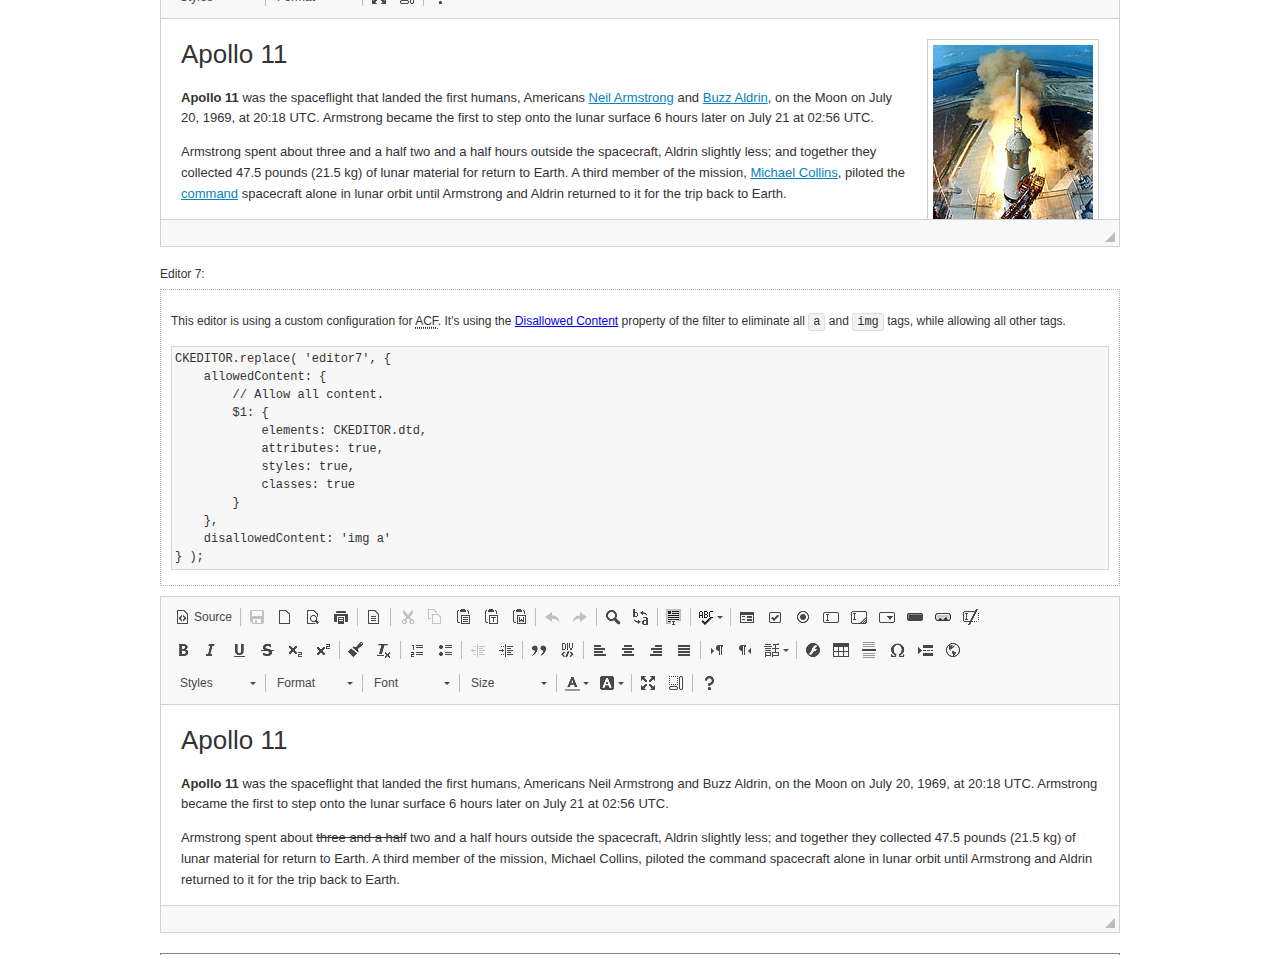
<file: assets/ckeditor/samples/old/datafiltering.html>
<!DOCTYPE html>
<!--
Copyright (c) 2003-2020, CKSource - Frederico Knabben. All rights reserved.
For licensing, see LICENSE.md or https://ckeditor.com/legal/ckeditor-oss-license
-->
<html lang="en">
<head>
	<meta charset="utf-8">
	<title>Data Filtering &mdash; CKEditor Sample</title>
	<script src="../../ckeditor.js"></script>
	<link rel="stylesheet" href="sample.css">
	<meta name="description" content="Try the latest sample of CKEditor 4 and learn more about customizing your WYSIWYG editor with endless possibilities.">
	<script>
		// Remove advanced tabs for all editors.
		CKEDITOR.config.removeDialogTabs = 'image:advanced;link:advanced;flash:advanced;creatediv:advanced;editdiv:advanced';
	</script>
</head>
<body>
	<h1 class="samples">
		<a href="index.html">CKEditor Samples</a> &raquo; Data Filtering and Features Activation
	</h1>
	<div class="warning deprecated">
		This sample is not maintained anymore. Check out its <a href="https://ckeditor.com/docs/ckeditor4/latest/examples/acf.html">brand new version in CKEditor Examples</a>.
	</div>
	<div class="description">
		<p>
			This sample page demonstrates the idea of Advanced Content Filter
			(<abbr title="Advanced Content Filter">ACF</abbr>), a sophisticated
			tool that takes control over what kind of data is accepted by the editor and what
			kind of output is produced.
		</p>
		<h2>When and what is being filtered?</h2>
		<p>
			<abbr title="Advanced Content Filter">ACF</abbr> controls
			<strong>every single source of data</strong> that comes to the editor.
			It process both HTML that is inserted manually (i.e. pasted by the user)
			and programmatically like:
		</p>
<pre class="samples">
editor.setData( '&lt;p&gt;Hello world!&lt;/p&gt;' );
</pre>
		<p>
			<abbr title="Advanced Content Filter">ACF</abbr> discards invalid,
			useless HTML tags and attributes so the editor remains "clean" during
			runtime. <abbr title="Advanced Content Filter">ACF</abbr> behaviour
			can be configured and adjusted for a particular case to prevent the
			output HTML (i.e. in CMS systems) from being polluted.

			This kind of filtering is a first, client-side line of defense
			against "<a href="http://en.wikipedia.org/wiki/Tag_soup">tag soups</a>",
			the tool that precisely restricts which tags, attributes and styles
			are allowed (desired). When properly configured, <abbr title="Advanced Content Filter">ACF</abbr>
			is an easy and fast way to produce a high-quality, intentionally filtered HTML.
		</p>

		<h3>How to configure or disable ACF?</h3>
		<p>
			Advanced Content Filter is enabled by default, working in "automatic mode", yet
			it provides a set of easy rules that allow adjusting filtering rules
			and disabling the entire feature when necessary. The config property
			responsible for this feature is <code><a class="samples"
			href="https://ckeditor.com/docs/ckeditor4/latest/api/CKEDITOR_config.html#cfg-allowedContent">config.allowedContent</a></code>.
		</p>
		<p>
			By "automatic mode" is meant that loaded plugins decide which kind
			of content is enabled and which is not. For example, if the link
			plugin is loaded it implies that <code>&lt;a&gt;</code> tag is
			automatically allowed. Each plugin is given a set
			of predefined <abbr title="Advanced Content Filter">ACF</abbr> rules
			that control the editor until <code><a class="samples"
			href="https://ckeditor.com/docs/ckeditor4/latest/api/CKEDITOR_config.html#cfg-allowedContent">
			config.allowedContent</a></code>
			is defined manually.
		</p>
		<p>
			Let's assume our intention is to restrict the editor to accept (produce) <strong>paragraphs
			only: no attributes, no styles, no other tags</strong>.
			With <abbr title="Advanced Content Filter">ACF</abbr>
			this is very simple. Basically set <code><a class="samples"
			href="https://ckeditor.com/docs/ckeditor4/latest/api/CKEDITOR_config.html#cfg-allowedContent">
			config.allowedContent</a></code> to <code>'p'</code>:
		</p>
<pre class="samples">
var editor = CKEDITOR.replace( <em>textarea_id</em>, {
	<strong>allowedContent: 'p'</strong>
} );
</pre>
		<p>
			Now try to play with allowed content:
		</p>
<pre class="samples">
// Trying to insert disallowed tag and attribute.
editor.setData( '&lt;p <strong>style="color: red"</strong>&gt;Hello <strong>&lt;em&gt;world&lt;/em&gt;</strong>!&lt;/p&gt;' );
alert( editor.getData() );

// Filtered data is returned.
"&lt;p&gt;Hello world!&lt;/p&gt;"
</pre>
		<p>
			What happened? Since <code>config.allowedContent: 'p'</code> is set the editor assumes
			that only plain <code>&lt;p&gt;</code> are accepted. Nothing more. This is why
			<code>style</code> attribute and <code>&lt;em&gt;</code> tag are gone. The same
			filtering would happen if we pasted disallowed HTML into this editor.
		</p>
		<p>
			This is just a small sample of what <abbr title="Advanced Content Filter">ACF</abbr>
			can do. To know more, please refer to the sample section below and
			<a href="https://ckeditor.com/docs/ckeditor4/latest/guide/dev_advanced_content_filter.html">the official Advanced Content Filter guide</a>.
		</p>
		<p>
			You may, of course, want CKEditor to avoid filtering of any kind.
			To get rid of <abbr title="Advanced Content Filter">ACF</abbr>,
			basically set <code><a class="samples"
			href="https://ckeditor.com/docs/ckeditor4/latest/api/CKEDITOR_config.html#cfg-allowedContent">
			config.allowedContent</a></code> to <code>true</code> like this:
		</p>
<pre class="samples">
CKEDITOR.replace( <em>textarea_id</em>, {
	<strong>allowedContent: true</strong>
} );
</pre>

		<h2>Beyond data flow: Features activation</h2>
		<p>
			<abbr title="Advanced Content Filter">ACF</abbr> is far more than
			<abbr title="Input/Output">I/O</abbr> control: the entire
			<abbr title="User Interface">UI</abbr> of the editor is adjusted to what
			filters restrict. For example: if <code>&lt;a&gt;</code> tag is
			<strong>disallowed</strong>
			by <abbr title="Advanced Content Filter">ACF</abbr>,
			then accordingly <code>link</code> command, toolbar button and link dialog
			are also disabled. Editor is smart: it knows which features must be
			removed from the interface to match filtering rules.
		</p>
		<p>
			CKEditor can be far more specific. If <code>&lt;a&gt;</code> tag is
			<strong>allowed</strong> by filtering rules to be used but it is restricted
			to have only one attribute (<code>href</code>)
			<code>config.allowedContent = 'a[!href]'</code>, then
			"Target" tab of the link dialog is automatically disabled as <code>target</code>
			attribute isn't included in <abbr title="Advanced Content Filter">ACF</abbr> rules
			for <code>&lt;a&gt;</code>. This behaviour applies to dialog fields, context
			menus and toolbar buttons.
		</p>

		<h2>Sample configurations</h2>
		<p>
			There are several editor instances below that present different
			<abbr title="Advanced Content Filter">ACF</abbr> setups. <strong>All of them,
			except the inline instance, share the same HTML content</strong> to visualize
			how different filtering rules affect the same input data.
		</p>
	</div>

	<div>
		<label for="editor1">
			Editor 1:
		</label>
		<div class="description">
			<p>
				This editor is using default configuration ("automatic mode"). It means that
				<code><a class="samples"
				href="https://ckeditor.com/docs/ckeditor4/latest/api/CKEDITOR_config.html#cfg-allowedContent">
				config.allowedContent</a></code> is defined by loaded plugins.
				Each plugin extends filtering rules to make it's own associated content
				available for the user.
			</p>
		</div>
		<textarea cols="80" id="editor1" name="editor1" rows="10">
			&lt;h1&gt;&lt;img alt=&quot;Saturn V carrying Apollo 11&quot; class=&quot;right&quot; src=&quot;assets/sample.jpg&quot;/&gt; Apollo 11&lt;/h1&gt; &lt;p&gt;&lt;b&gt;Apollo 11&lt;/b&gt; was the spaceflight that landed the first humans, Americans &lt;a href=&quot;http://en.wikipedia.org/wiki/Neil_Armstrong&quot; title=&quot;Neil Armstrong&quot;&gt;Neil Armstrong&lt;/a&gt; and &lt;a href=&quot;http://en.wikipedia.org/wiki/Buzz_Aldrin&quot; title=&quot;Buzz Aldrin&quot;&gt;Buzz Aldrin&lt;/a&gt;, on the Moon on July 20, 1969, at 20:18 UTC. Armstrong became the first to step onto the lunar surface 6 hours later on July 21 at 02:56 UTC.&lt;/p&gt; &lt;p&gt;Armstrong spent about &lt;s&gt;three and a half&lt;/s&gt; two and a half hours outside the spacecraft, Aldrin slightly less; and together they collected 47.5 pounds (21.5&amp;nbsp;kg) of lunar material for return to Earth. A third member of the mission, &lt;a href=&quot;http://en.wikipedia.org/wiki/Michael_Collins_(astronaut)&quot; title=&quot;Michael Collins (astronaut)&quot;&gt;Michael Collins&lt;/a&gt;, piloted the &lt;a href=&quot;http://en.wikipedia.org/wiki/Apollo_Command/Service_Module&quot; title=&quot;Apollo Command/Service Module&quot;&gt;command&lt;/a&gt; spacecraft alone in lunar orbit until Armstrong and Aldrin returned to it for the trip back to Earth.&lt;/p&gt; &lt;h2&gt;Broadcasting and &lt;em&gt;quotes&lt;/em&gt; &lt;a id=&quot;quotes&quot; name=&quot;quotes&quot;&gt;&lt;/a&gt;&lt;/h2&gt; &lt;p&gt;Broadcast on live TV to a world-wide audience, Armstrong stepped onto the lunar surface and described the event as:&lt;/p&gt; &lt;blockquote&gt;&lt;p&gt;One small step for [a] man, one giant leap for mankind.&lt;/p&gt;&lt;/blockquote&gt; &lt;p&gt;Apollo 11 effectively ended the &lt;a href=&quot;http://en.wikipedia.org/wiki/Space_Race&quot; title=&quot;Space Race&quot;&gt;Space Race&lt;/a&gt; and fulfilled a national goal proposed in 1961 by the late U.S. President &lt;a href=&quot;http://en.wikipedia.org/wiki/John_F._Kennedy&quot; title=&quot;John F. Kennedy&quot;&gt;John F. Kennedy&lt;/a&gt; in a speech before the United States Congress:&lt;/p&gt; &lt;blockquote&gt;&lt;p&gt;[...] before this decade is out, of landing a man on the Moon and returning him safely to the Earth.&lt;/p&gt;&lt;/blockquote&gt; &lt;h2&gt;Technical details &lt;a id=&quot;tech-details&quot; name=&quot;tech-details&quot;&gt;&lt;/a&gt;&lt;/h2&gt; &lt;table align=&quot;right&quot; border=&quot;1&quot; bordercolor=&quot;#ccc&quot; cellpadding=&quot;5&quot; cellspacing=&quot;0&quot; style=&quot;border-collapse:collapse;margin:10px 0 10px 15px;&quot;&gt; &lt;caption&gt;&lt;strong&gt;Mission crew&lt;/strong&gt;&lt;/caption&gt; &lt;thead&gt; &lt;tr&gt; &lt;th scope=&quot;col&quot;&gt;Position&lt;/th&gt; &lt;th scope=&quot;col&quot;&gt;Astronaut&lt;/th&gt; &lt;/tr&gt; &lt;/thead&gt; &lt;tbody&gt; &lt;tr&gt; &lt;td&gt;Commander&lt;/td&gt; &lt;td&gt;Neil A. Armstrong&lt;/td&gt; &lt;/tr&gt; &lt;tr&gt; &lt;td&gt;Command Module Pilot&lt;/td&gt; &lt;td&gt;Michael Collins&lt;/td&gt; &lt;/tr&gt; &lt;tr&gt; &lt;td&gt;Lunar Module Pilot&lt;/td&gt; &lt;td&gt;Edwin &amp;quot;Buzz&amp;quot; E. Aldrin, Jr.&lt;/td&gt; &lt;/tr&gt; &lt;/tbody&gt; &lt;/table&gt; &lt;p&gt;Launched by a &lt;strong&gt;Saturn V&lt;/strong&gt; rocket from &lt;a href=&quot;http://en.wikipedia.org/wiki/Kennedy_Space_Center&quot; title=&quot;Kennedy Space Center&quot;&gt;Kennedy Space Center&lt;/a&gt; in Merritt Island, Florida on July 16, Apollo 11 was the fifth manned mission of &lt;a href=&quot;http://en.wikipedia.org/wiki/NASA&quot; title=&quot;NASA&quot;&gt;NASA&lt;/a&gt;&amp;#39;s Apollo program. The Apollo spacecraft had three parts:&lt;/p&gt; &lt;ol&gt; &lt;li&gt;&lt;strong&gt;Command Module&lt;/strong&gt; with a cabin for the three astronauts which was the only part which landed back on Earth&lt;/li&gt; &lt;li&gt;&lt;strong&gt;Service Module&lt;/strong&gt; which supported the Command Module with propulsion, electrical power, oxygen and water&lt;/li&gt; &lt;li&gt;&lt;strong&gt;Lunar Module&lt;/strong&gt; for landing on the Moon.&lt;/li&gt; &lt;/ol&gt; &lt;p&gt;After being sent to the Moon by the Saturn V&amp;#39;s upper stage, the astronauts separated the spacecraft from it and travelled for three days until they entered into lunar orbit. Armstrong and Aldrin then moved into the Lunar Module and landed in the &lt;a href=&quot;http://en.wikipedia.org/wiki/Mare_Tranquillitatis&quot; title=&quot;Mare Tranquillitatis&quot;&gt;Sea of Tranquility&lt;/a&gt;. They stayed a total of about 21 and a half hours on the lunar surface. After lifting off in the upper part of the Lunar Module and rejoining Collins in the Command Module, they returned to Earth and landed in the &lt;a href=&quot;http://en.wikipedia.org/wiki/Pacific_Ocean&quot; title=&quot;Pacific Ocean&quot;&gt;Pacific Ocean&lt;/a&gt; on July 24.&lt;/p&gt; &lt;hr/&gt; &lt;p style=&quot;text-align: right;&quot;&gt;&lt;small&gt;Source: &lt;a href=&quot;http://en.wikipedia.org/wiki/Apollo_11&quot;&gt;Wikipedia.org&lt;/a&gt;&lt;/small&gt;&lt;/p&gt;
		</textarea>

		<script>

			CKEDITOR.replace( 'editor1' );

		</script>
	</div>

	<br>

	<div>
		<label for="editor2">
			Editor 2:
		</label>
		<div class="description">
			<p>
				This editor is using a custom configuration for
				<abbr title="Advanced Content Filter">ACF</abbr>:
			</p>
<pre class="samples">
CKEDITOR.replace( 'editor2', {
	allowedContent:
		'h1 h2 h3 p blockquote strong em;' +
		'a[!href];' +
		'img(left,right)[!src,alt,width,height];' +
		'table tr th td caption;' +
		'span{!font-family};' +'
		'span{!color};' +
		'span(!marker);' +
		'del ins'
} );
</pre>
			<p>
				The following rules may require additional explanation:
			</p>
			<ul>
				<li>
					<code>h1 h2 h3 p blockquote strong em</code> - These tags
					are accepted by the editor. Any tag attributes will be discarded.
				</li>
				<li>
					<code>a[!href]</code> - <code>href</code> attribute is obligatory
					for <code>&lt;a&gt;</code> tag. Tags without this attribute
					are disarded. No other attribute will be accepted.
				</li>
				<li>
					<code>img(left,right)[!src,alt,width,height]</code> - <code>src</code>
					attribute is obligatory for <code>&lt;img&gt;</code> tag.
					<code>alt</code>, <code>width</code>, <code>height</code>
					and <code>class</code> attributes are accepted but
					<code>class</code> must be either <code>class="left"</code>
					or <code>class="right"</code>
				</li>
				<li>
					<code>table tr th td caption</code> - These tags
					are accepted by the editor. Any tag attributes will be discarded.
				</li>
				<li>
					<code>span{!font-family}</code>, <code>span{!color}</code>,
					<code>span(!marker)</code> - <code>&lt;span&gt;</code> tags
					will be accepted if either <code>font-family</code> or
					<code>color</code> style is set or <code>class="marker"</code>
					is present.
				</li>
				<li>
					<code>del ins</code> - These tags
					are accepted by the editor. Any tag attributes will be discarded.
				</li>
			</ul>
			<p>
				Please note that <strong><abbr title="User Interface">UI</abbr> of the
				editor is different</strong>. It's a response to what happened to the filters.
				Since <code>text-align</code> isn't allowed, the align toolbar is gone.
				The same thing happened to subscript/superscript, strike, underline
				(<code>&lt;u&gt;</code>, <code>&lt;sub&gt;</code>, <code>&lt;sup&gt;</code>
				are disallowed by <code><a class="samples"
				href="https://ckeditor.com/docs/ckeditor4/latest/api/CKEDITOR_config.html#cfg-allowedContent">
				config.allowedContent</a></code>) and many other buttons.
			</p>
		</div>
		<textarea cols="80" id="editor2" name="editor2" rows="10">
			&lt;h1&gt;&lt;img alt=&quot;Saturn V carrying Apollo 11&quot; class=&quot;right&quot; src=&quot;assets/sample.jpg&quot;/&gt; Apollo 11&lt;/h1&gt; &lt;p&gt;&lt;b&gt;Apollo 11&lt;/b&gt; was the spaceflight that landed the first humans, Americans &lt;a href=&quot;http://en.wikipedia.org/wiki/Neil_Armstrong&quot; title=&quot;Neil Armstrong&quot;&gt;Neil Armstrong&lt;/a&gt; and &lt;a href=&quot;http://en.wikipedia.org/wiki/Buzz_Aldrin&quot; title=&quot;Buzz Aldrin&quot;&gt;Buzz Aldrin&lt;/a&gt;, on the Moon on July 20, 1969, at 20:18 UTC. Armstrong became the first to step onto the lunar surface 6 hours later on July 21 at 02:56 UTC.&lt;/p&gt; &lt;p&gt;Armstrong spent about &lt;s&gt;three and a half&lt;/s&gt; two and a half hours outside the spacecraft, Aldrin slightly less; and together they collected 47.5 pounds (21.5&amp;nbsp;kg) of lunar material for return to Earth. A third member of the mission, &lt;a href=&quot;http://en.wikipedia.org/wiki/Michael_Collins_(astronaut)&quot; title=&quot;Michael Collins (astronaut)&quot;&gt;Michael Collins&lt;/a&gt;, piloted the &lt;a href=&quot;http://en.wikipedia.org/wiki/Apollo_Command/Service_Module&quot; title=&quot;Apollo Command/Service Module&quot;&gt;command&lt;/a&gt; spacecraft alone in lunar orbit until Armstrong and Aldrin returned to it for the trip back to Earth.&lt;/p&gt; &lt;h2&gt;Broadcasting and &lt;em&gt;quotes&lt;/em&gt; &lt;a id=&quot;quotes&quot; name=&quot;quotes&quot;&gt;&lt;/a&gt;&lt;/h2&gt; &lt;p&gt;Broadcast on live TV to a world-wide audience, Armstrong stepped onto the lunar surface and described the event as:&lt;/p&gt; &lt;blockquote&gt;&lt;p&gt;One small step for [a] man, one giant leap for mankind.&lt;/p&gt;&lt;/blockquote&gt; &lt;p&gt;Apollo 11 effectively ended the &lt;a href=&quot;http://en.wikipedia.org/wiki/Space_Race&quot; title=&quot;Space Race&quot;&gt;Space Race&lt;/a&gt; and fulfilled a national goal proposed in 1961 by the late U.S. President &lt;a href=&quot;http://en.wikipedia.org/wiki/John_F._Kennedy&quot; title=&quot;John F. Kennedy&quot;&gt;John F. Kennedy&lt;/a&gt; in a speech before the United States Congress:&lt;/p&gt; &lt;blockquote&gt;&lt;p&gt;[...] before this decade is out, of landing a man on the Moon and returning him safely to the Earth.&lt;/p&gt;&lt;/blockquote&gt; &lt;h2&gt;Technical details &lt;a id=&quot;tech-details&quot; name=&quot;tech-details&quot;&gt;&lt;/a&gt;&lt;/h2&gt; &lt;table align=&quot;right&quot; border=&quot;1&quot; bordercolor=&quot;#ccc&quot; cellpadding=&quot;5&quot; cellspacing=&quot;0&quot; style=&quot;border-collapse:collapse;margin:10px 0 10px 15px;&quot;&gt; &lt;caption&gt;&lt;strong&gt;Mission crew&lt;/strong&gt;&lt;/caption&gt; &lt;thead&gt; &lt;tr&gt; &lt;th scope=&quot;col&quot;&gt;Position&lt;/th&gt; &lt;th scope=&quot;col&quot;&gt;Astronaut&lt;/th&gt; &lt;/tr&gt; &lt;/thead&gt; &lt;tbody&gt; &lt;tr&gt; &lt;td&gt;Commander&lt;/td&gt; &lt;td&gt;Neil A. Armstrong&lt;/td&gt; &lt;/tr&gt; &lt;tr&gt; &lt;td&gt;Command Module Pilot&lt;/td&gt; &lt;td&gt;Michael Collins&lt;/td&gt; &lt;/tr&gt; &lt;tr&gt; &lt;td&gt;Lunar Module Pilot&lt;/td&gt; &lt;td&gt;Edwin &amp;quot;Buzz&amp;quot; E. Aldrin, Jr.&lt;/td&gt; &lt;/tr&gt; &lt;/tbody&gt; &lt;/table&gt; &lt;p&gt;Launched by a &lt;strong&gt;Saturn V&lt;/strong&gt; rocket from &lt;a href=&quot;http://en.wikipedia.org/wiki/Kennedy_Space_Center&quot; title=&quot;Kennedy Space Center&quot;&gt;Kennedy Space Center&lt;/a&gt; in Merritt Island, Florida on July 16, Apollo 11 was the fifth manned mission of &lt;a href=&quot;http://en.wikipedia.org/wiki/NASA&quot; title=&quot;NASA&quot;&gt;NASA&lt;/a&gt;&amp;#39;s Apollo program. The Apollo spacecraft had three parts:&lt;/p&gt; &lt;ol&gt; &lt;li&gt;&lt;strong&gt;Command Module&lt;/strong&gt; with a cabin for the three astronauts which was the only part which landed back on Earth&lt;/li&gt; &lt;li&gt;&lt;strong&gt;Service Module&lt;/strong&gt; which supported the Command Module with propulsion, electrical power, oxygen and water&lt;/li&gt; &lt;li&gt;&lt;strong&gt;Lunar Module&lt;/strong&gt; for landing on the Moon.&lt;/li&gt; &lt;/ol&gt; &lt;p&gt;After being sent to the Moon by the Saturn V&amp;#39;s upper stage, the astronauts separated the spacecraft from it and travelled for three days until they entered into lunar orbit. Armstrong and Aldrin then moved into the Lunar Module and landed in the &lt;a href=&quot;http://en.wikipedia.org/wiki/Mare_Tranquillitatis&quot; title=&quot;Mare Tranquillitatis&quot;&gt;Sea of Tranquility&lt;/a&gt;. They stayed a total of about 21 and a half hours on the lunar surface. After lifting off in the upper part of the Lunar Module and rejoining Collins in the Command Module, they returned to Earth and landed in the &lt;a href=&quot;http://en.wikipedia.org/wiki/Pacific_Ocean&quot; title=&quot;Pacific Ocean&quot;&gt;Pacific Ocean&lt;/a&gt; on July 24.&lt;/p&gt; &lt;hr/&gt; &lt;p style=&quot;text-align: right;&quot;&gt;&lt;small&gt;Source: &lt;a href=&quot;http://en.wikipedia.org/wiki/Apollo_11&quot;&gt;Wikipedia.org&lt;/a&gt;&lt;/small&gt;&lt;/p&gt;
		</textarea>
		<script>

			CKEDITOR.replace( 'editor2', {
				allowedContent:
					'h1 h2 h3 p blockquote strong em;' +
					'a[!href];' +
					'img(left,right)[!src,alt,width,height];' +
					'table tr th td caption;' +
					'span{!font-family};' +
					'span{!color};' +
					'span(!marker);' +
					'del ins'
			} );

		</script>
	</div>

	<br>

	<div>
		<label for="editor3">
			Editor 3:
		</label>
		<div class="description">
			<p>
				This editor is using a custom configuration for
				<abbr title="Advanced Content Filter">ACF</abbr>.
				Note that filters can be configured as an object literal
				as an alternative to a string-based definition.
			</p>
<pre class="samples">
CKEDITOR.replace( 'editor3', {
	allowedContent: {
		'b i ul ol big small': true,
		'h1 h2 h3 p blockquote li': {
			styles: 'text-align'
		},
		a: { attributes: '!href,target' },
		img: {
			attributes: '!src,alt',
			styles: 'width,height',
			classes: 'left,right'
		}
	}
} );
</pre>
		</div>
		<textarea cols="80" id="editor3" name="editor3" rows="10">
			&lt;h1&gt;&lt;img alt=&quot;Saturn V carrying Apollo 11&quot; class=&quot;right&quot; src=&quot;assets/sample.jpg&quot;/&gt; Apollo 11&lt;/h1&gt; &lt;p&gt;&lt;b&gt;Apollo 11&lt;/b&gt; was the spaceflight that landed the first humans, Americans &lt;a href=&quot;http://en.wikipedia.org/wiki/Neil_Armstrong&quot; title=&quot;Neil Armstrong&quot;&gt;Neil Armstrong&lt;/a&gt; and &lt;a href=&quot;http://en.wikipedia.org/wiki/Buzz_Aldrin&quot; title=&quot;Buzz Aldrin&quot;&gt;Buzz Aldrin&lt;/a&gt;, on the Moon on July 20, 1969, at 20:18 UTC. Armstrong became the first to step onto the lunar surface 6 hours later on July 21 at 02:56 UTC.&lt;/p&gt; &lt;p&gt;Armstrong spent about &lt;s&gt;three and a half&lt;/s&gt; two and a half hours outside the spacecraft, Aldrin slightly less; and together they collected 47.5 pounds (21.5&amp;nbsp;kg) of lunar material for return to Earth. A third member of the mission, &lt;a href=&quot;http://en.wikipedia.org/wiki/Michael_Collins_(astronaut)&quot; title=&quot;Michael Collins (astronaut)&quot;&gt;Michael Collins&lt;/a&gt;, piloted the &lt;a href=&quot;http://en.wikipedia.org/wiki/Apollo_Command/Service_Module&quot; title=&quot;Apollo Command/Service Module&quot;&gt;command&lt;/a&gt; spacecraft alone in lunar orbit until Armstrong and Aldrin returned to it for the trip back to Earth.&lt;/p&gt; &lt;h2&gt;Broadcasting and &lt;em&gt;quotes&lt;/em&gt; &lt;a id=&quot;quotes&quot; name=&quot;quotes&quot;&gt;&lt;/a&gt;&lt;/h2&gt; &lt;p&gt;Broadcast on live TV to a world-wide audience, Armstrong stepped onto the lunar surface and described the event as:&lt;/p&gt; &lt;blockquote&gt;&lt;p&gt;One small step for [a] man, one giant leap for mankind.&lt;/p&gt;&lt;/blockquote&gt; &lt;p&gt;Apollo 11 effectively ended the &lt;a href=&quot;http://en.wikipedia.org/wiki/Space_Race&quot; title=&quot;Space Race&quot;&gt;Space Race&lt;/a&gt; and fulfilled a national goal proposed in 1961 by the late U.S. President &lt;a href=&quot;http://en.wikipedia.org/wiki/John_F._Kennedy&quot; title=&quot;John F. Kennedy&quot;&gt;John F. Kennedy&lt;/a&gt; in a speech before the United States Congress:&lt;/p&gt; &lt;blockquote&gt;&lt;p&gt;[...] before this decade is out, of landing a man on the Moon and returning him safely to the Earth.&lt;/p&gt;&lt;/blockquote&gt; &lt;h2&gt;Technical details &lt;a id=&quot;tech-details&quot; name=&quot;tech-details&quot;&gt;&lt;/a&gt;&lt;/h2&gt; &lt;table align=&quot;right&quot; border=&quot;1&quot; bordercolor=&quot;#ccc&quot; cellpadding=&quot;5&quot; cellspacing=&quot;0&quot; style=&quot;border-collapse:collapse;margin:10px 0 10px 15px;&quot;&gt; &lt;caption&gt;&lt;strong&gt;Mission crew&lt;/strong&gt;&lt;/caption&gt; &lt;thead&gt; &lt;tr&gt; &lt;th scope=&quot;col&quot;&gt;Position&lt;/th&gt; &lt;th scope=&quot;col&quot;&gt;Astronaut&lt;/th&gt; &lt;/tr&gt; &lt;/thead&gt; &lt;tbody&gt; &lt;tr&gt; &lt;td&gt;Commander&lt;/td&gt; &lt;td&gt;Neil A. Armstrong&lt;/td&gt; &lt;/tr&gt; &lt;tr&gt; &lt;td&gt;Command Module Pilot&lt;/td&gt; &lt;td&gt;Michael Collins&lt;/td&gt; &lt;/tr&gt; &lt;tr&gt; &lt;td&gt;Lunar Module Pilot&lt;/td&gt; &lt;td&gt;Edwin &amp;quot;Buzz&amp;quot; E. Aldrin, Jr.&lt;/td&gt; &lt;/tr&gt; &lt;/tbody&gt; &lt;/table&gt; &lt;p&gt;Launched by a &lt;strong&gt;Saturn V&lt;/strong&gt; rocket from &lt;a href=&quot;http://en.wikipedia.org/wiki/Kennedy_Space_Center&quot; title=&quot;Kennedy Space Center&quot;&gt;Kennedy Space Center&lt;/a&gt; in Merritt Island, Florida on July 16, Apollo 11 was the fifth manned mission of &lt;a href=&quot;http://en.wikipedia.org/wiki/NASA&quot; title=&quot;NASA&quot;&gt;NASA&lt;/a&gt;&amp;#39;s Apollo program. The Apollo spacecraft had three parts:&lt;/p&gt; &lt;ol&gt; &lt;li&gt;&lt;strong&gt;Command Module&lt;/strong&gt; with a cabin for the three astronauts which was the only part which landed back on Earth&lt;/li&gt; &lt;li&gt;&lt;strong&gt;Service Module&lt;/strong&gt; which supported the Command Module with propulsion, electrical power, oxygen and water&lt;/li&gt; &lt;li&gt;&lt;strong&gt;Lunar Module&lt;/strong&gt; for landing on the Moon.&lt;/li&gt; &lt;/ol&gt; &lt;p&gt;After being sent to the Moon by the Saturn V&amp;#39;s upper stage, the astronauts separated the spacecraft from it and travelled for three days until they entered into lunar orbit. Armstrong and Aldrin then moved into the Lunar Module and landed in the &lt;a href=&quot;http://en.wikipedia.org/wiki/Mare_Tranquillitatis&quot; title=&quot;Mare Tranquillitatis&quot;&gt;Sea of Tranquility&lt;/a&gt;. They stayed a total of about 21 and a half hours on the lunar surface. After lifting off in the upper part of the Lunar Module and rejoining Collins in the Command Module, they returned to Earth and landed in the &lt;a href=&quot;http://en.wikipedia.org/wiki/Pacific_Ocean&quot; title=&quot;Pacific Ocean&quot;&gt;Pacific Ocean&lt;/a&gt; on July 24.&lt;/p&gt; &lt;hr/&gt; &lt;p style=&quot;text-align: right;&quot;&gt;&lt;small&gt;Source: &lt;a href=&quot;http://en.wikipedia.org/wiki/Apollo_11&quot;&gt;Wikipedia.org&lt;/a&gt;&lt;/small&gt;&lt;/p&gt;
		</textarea>
		<script>

			CKEDITOR.replace( 'editor3', {
				allowedContent: {
					'b i ul ol big small': true,
					'h1 h2 h3 p blockquote li': {
						styles: 'text-align'
					},
					a: { attributes: '!href,target' },
					img: {
						attributes: '!src,alt',
						styles: 'width,height',
						classes: 'left,right'
					}
				}
			} );

		</script>
	</div>

	<br>

	<div>
		<label for="editor4">
			Editor 4:
		</label>
		<div class="description">
			<p>
				This editor is using a custom set of plugins and buttons.
			</p>
<pre class="samples">
CKEDITOR.replace( 'editor4', {
	removePlugins: 'bidi,font,forms,flash,horizontalrule,iframe,justify,table,tabletools,smiley',
	removeButtons: 'Anchor,Underline,Strike,Subscript,Superscript,Image',
	format_tags: 'p;h1;h2;h3;pre;address'
} );
</pre>
			<p>
				As you can see, removing plugins and buttons implies filtering.
				Several tags are not allowed in the editor because there's no
				plugin/button that is responsible for creating and editing this
				kind of content (for example: the image is missing because
				of <code>removeButtons: 'Image'</code>). The conclusion is that
				<abbr title="Advanced Content Filter">ACF</abbr> works "backwards"
				as well: <strong>modifying <abbr title="User Interface">UI</abbr>
				elements is changing allowed content rules</strong>.
			</p>
		</div>
		<textarea cols="80" id="editor4" name="editor4" rows="10">
			&lt;h1&gt;&lt;img alt=&quot;Saturn V carrying Apollo 11&quot; class=&quot;right&quot; src=&quot;assets/sample.jpg&quot;/&gt; Apollo 11&lt;/h1&gt; &lt;p&gt;&lt;b&gt;Apollo 11&lt;/b&gt; was the spaceflight that landed the first humans, Americans &lt;a href=&quot;http://en.wikipedia.org/wiki/Neil_Armstrong&quot; title=&quot;Neil Armstrong&quot;&gt;Neil Armstrong&lt;/a&gt; and &lt;a href=&quot;http://en.wikipedia.org/wiki/Buzz_Aldrin&quot; title=&quot;Buzz Aldrin&quot;&gt;Buzz Aldrin&lt;/a&gt;, on the Moon on July 20, 1969, at 20:18 UTC. Armstrong became the first to step onto the lunar surface 6 hours later on July 21 at 02:56 UTC.&lt;/p&gt; &lt;p&gt;Armstrong spent about &lt;s&gt;three and a half&lt;/s&gt; two and a half hours outside the spacecraft, Aldrin slightly less; and together they collected 47.5 pounds (21.5&amp;nbsp;kg) of lunar material for return to Earth. A third member of the mission, &lt;a href=&quot;http://en.wikipedia.org/wiki/Michael_Collins_(astronaut)&quot; title=&quot;Michael Collins (astronaut)&quot;&gt;Michael Collins&lt;/a&gt;, piloted the &lt;a href=&quot;http://en.wikipedia.org/wiki/Apollo_Command/Service_Module&quot; title=&quot;Apollo Command/Service Module&quot;&gt;command&lt;/a&gt; spacecraft alone in lunar orbit until Armstrong and Aldrin returned to it for the trip back to Earth.&lt;/p&gt; &lt;h2&gt;Broadcasting and &lt;em&gt;quotes&lt;/em&gt; &lt;a id=&quot;quotes&quot; name=&quot;quotes&quot;&gt;&lt;/a&gt;&lt;/h2&gt; &lt;p&gt;Broadcast on live TV to a world-wide audience, Armstrong stepped onto the lunar surface and described the event as:&lt;/p&gt; &lt;blockquote&gt;&lt;p&gt;One small step for [a] man, one giant leap for mankind.&lt;/p&gt;&lt;/blockquote&gt; &lt;p&gt;Apollo 11 effectively ended the &lt;a href=&quot;http://en.wikipedia.org/wiki/Space_Race&quot; title=&quot;Space Race&quot;&gt;Space Race&lt;/a&gt; and fulfilled a national goal proposed in 1961 by the late U.S. President &lt;a href=&quot;http://en.wikipedia.org/wiki/John_F._Kennedy&quot; title=&quot;John F. Kennedy&quot;&gt;John F. Kennedy&lt;/a&gt; in a speech before the United States Congress:&lt;/p&gt; &lt;blockquote&gt;&lt;p&gt;[...] before this decade is out, of landing a man on the Moon and returning him safely to the Earth.&lt;/p&gt;&lt;/blockquote&gt; &lt;h2&gt;Technical details &lt;a id=&quot;tech-details&quot; name=&quot;tech-details&quot;&gt;&lt;/a&gt;&lt;/h2&gt; &lt;table align=&quot;right&quot; border=&quot;1&quot; bordercolor=&quot;#ccc&quot; cellpadding=&quot;5&quot; cellspacing=&quot;0&quot; style=&quot;border-collapse:collapse;margin:10px 0 10px 15px;&quot;&gt; &lt;caption&gt;&lt;strong&gt;Mission crew&lt;/strong&gt;&lt;/caption&gt; &lt;thead&gt; &lt;tr&gt; &lt;th scope=&quot;col&quot;&gt;Position&lt;/th&gt; &lt;th scope=&quot;col&quot;&gt;Astronaut&lt;/th&gt; &lt;/tr&gt; &lt;/thead&gt; &lt;tbody&gt; &lt;tr&gt; &lt;td&gt;Commander&lt;/td&gt; &lt;td&gt;Neil A. Armstrong&lt;/td&gt; &lt;/tr&gt; &lt;tr&gt; &lt;td&gt;Command Module Pilot&lt;/td&gt; &lt;td&gt;Michael Collins&lt;/td&gt; &lt;/tr&gt; &lt;tr&gt; &lt;td&gt;Lunar Module Pilot&lt;/td&gt; &lt;td&gt;Edwin &amp;quot;Buzz&amp;quot; E. Aldrin, Jr.&lt;/td&gt; &lt;/tr&gt; &lt;/tbody&gt; &lt;/table&gt; &lt;p&gt;Launched by a &lt;strong&gt;Saturn V&lt;/strong&gt; rocket from &lt;a href=&quot;http://en.wikipedia.org/wiki/Kennedy_Space_Center&quot; title=&quot;Kennedy Space Center&quot;&gt;Kennedy Space Center&lt;/a&gt; in Merritt Island, Florida on July 16, Apollo 11 was the fifth manned mission of &lt;a href=&quot;http://en.wikipedia.org/wiki/NASA&quot; title=&quot;NASA&quot;&gt;NASA&lt;/a&gt;&amp;#39;s Apollo program. The Apollo spacecraft had three parts:&lt;/p&gt; &lt;ol&gt; &lt;li&gt;&lt;strong&gt;Command Module&lt;/strong&gt; with a cabin for the three astronauts which was the only part which landed back on Earth&lt;/li&gt; &lt;li&gt;&lt;strong&gt;Service Module&lt;/strong&gt; which supported the Command Module with propulsion, electrical power, oxygen and water&lt;/li&gt; &lt;li&gt;&lt;strong&gt;Lunar Module&lt;/strong&gt; for landing on the Moon.&lt;/li&gt; &lt;/ol&gt; &lt;p&gt;After being sent to the Moon by the Saturn V&amp;#39;s upper stage, the astronauts separated the spacecraft from it and travelled for three days until they entered into lunar orbit. Armstrong and Aldrin then moved into the Lunar Module and landed in the &lt;a href=&quot;http://en.wikipedia.org/wiki/Mare_Tranquillitatis&quot; title=&quot;Mare Tranquillitatis&quot;&gt;Sea of Tranquility&lt;/a&gt;. They stayed a total of about 21 and a half hours on the lunar surface. After lifting off in the upper part of the Lunar Module and rejoining Collins in the Command Module, they returned to Earth and landed in the &lt;a href=&quot;http://en.wikipedia.org/wiki/Pacific_Ocean&quot; title=&quot;Pacific Ocean&quot;&gt;Pacific Ocean&lt;/a&gt; on July 24.&lt;/p&gt; &lt;hr/&gt; &lt;p style=&quot;text-align: right;&quot;&gt;&lt;small&gt;Source: &lt;a href=&quot;http://en.wikipedia.org/wiki/Apollo_11&quot;&gt;Wikipedia.org&lt;/a&gt;&lt;/small&gt;&lt;/p&gt;
		</textarea>
		<script>

			CKEDITOR.replace( 'editor4', {
				removePlugins: 'bidi,div,font,forms,flash,horizontalrule,iframe,justify,table,tabletools,smiley',
				removeButtons: 'Anchor,Underline,Strike,Subscript,Superscript,Image',
				format_tags: 'p;h1;h2;h3;pre;address'
			} );

		</script>
	</div>

	<br>

	<div>
		<label for="editor5">
			Editor 5:
		</label>
		<div class="description">
			<p>
				This editor is built on editable <code>&lt;h1&gt;</code> element.
				<abbr title="Advanced Content Filter">ACF</abbr> takes care of
				what can be included in <code>&lt;h1&gt;</code>. Note that there
				are no block styles in Styles combo. Also why lists, indentation,
				blockquote, div, form and other buttons are missing.
			</p>
			<p>
				<abbr title="Advanced Content Filter">ACF</abbr> makes sure that
				no disallowed tags will come to <code>&lt;h1&gt;</code> so the final
				markup is valid. If the user tried to paste some invalid HTML
				into this editor (let's say a list), it would be automatically
				converted into plain text.
			</p>
		</div>
		<h1 id="editor5" contenteditable="true">
			<em>Apollo 11</em> was the spaceflight that landed the first humans, Americans <a href="http://en.wikipedia.org/wiki/Neil_Armstrong" title="Neil Armstrong">Neil Armstrong</a> and <a href="http://en.wikipedia.org/wiki/Buzz_Aldrin" title="Buzz Aldrin">Buzz Aldrin</a>, on the Moon on July 20, 1969, at 20:18 UTC.
		</h1>
	</div>

	<br>

	<div>
		<label for="editor3">
			Editor 6:
		</label>
		<div class="description">
			<p>
				This editor is using a custom configuration for <abbr title="Advanced Content Filter">ACF</abbr>.
				It's using the <a href="https://ckeditor.com/docs/ckeditor4/latest/guide/dev_disallowed_content.html" rel="noopener noreferrer" target="_blank">
				Disallowed Content</a> property of the filter to eliminate all <code>title</code> attributes.
			</p>

<pre class="samples">
CKEDITOR.replace( 'editor6', {
	allowedContent: {
		'b i ul ol big small': true,
		'h1 h2 h3 p blockquote li': {
			styles: 'text-align'
		},
		a: {attributes: '!href,target'},
		img: {
			attributes: '!src,alt',
			styles: 'width,height',
			classes: 'left,right'
		}
	},
	disallowedContent: '*{title*}'
} );
</pre>
		</div>
		<textarea cols="80" id="editor6" name="editor6" rows="10">
			&lt;h1&gt;&lt;img alt=&quot;Saturn V carrying Apollo 11&quot; class=&quot;right&quot; src=&quot;assets/sample.jpg&quot;/&gt; Apollo 11&lt;/h1&gt; &lt;p&gt;&lt;b&gt;Apollo 11&lt;/b&gt; was the spaceflight that landed the first humans, Americans &lt;a href=&quot;http://en.wikipedia.org/wiki/Neil_Armstrong&quot; title=&quot;Neil Armstrong&quot;&gt;Neil Armstrong&lt;/a&gt; and &lt;a href=&quot;http://en.wikipedia.org/wiki/Buzz_Aldrin&quot; title=&quot;Buzz Aldrin&quot;&gt;Buzz Aldrin&lt;/a&gt;, on the Moon on July 20, 1969, at 20:18 UTC. Armstrong became the first to step onto the lunar surface 6 hours later on July 21 at 02:56 UTC.&lt;/p&gt; &lt;p&gt;Armstrong spent about &lt;s&gt;three and a half&lt;/s&gt; two and a half hours outside the spacecraft, Aldrin slightly less; and together they collected 47.5 pounds (21.5&amp;nbsp;kg) of lunar material for return to Earth. A third member of the mission, &lt;a href=&quot;http://en.wikipedia.org/wiki/Michael_Collins_(astronaut)&quot; title=&quot;Michael Collins (astronaut)&quot;&gt;Michael Collins&lt;/a&gt;, piloted the &lt;a href=&quot;http://en.wikipedia.org/wiki/Apollo_Command/Service_Module&quot; title=&quot;Apollo Command/Service Module&quot;&gt;command&lt;/a&gt; spacecraft alone in lunar orbit until Armstrong and Aldrin returned to it for the trip back to Earth.&lt;/p&gt; &lt;h2&gt;Broadcasting and &lt;em&gt;quotes&lt;/em&gt; &lt;a id=&quot;quotes&quot; name=&quot;quotes&quot;&gt;&lt;/a&gt;&lt;/h2&gt; &lt;p&gt;Broadcast on live TV to a world-wide audience, Armstrong stepped onto the lunar surface and described the event as:&lt;/p&gt; &lt;blockquote&gt;&lt;p&gt;One small step for [a] man, one giant leap for mankind.&lt;/p&gt;&lt;/blockquote&gt; &lt;p&gt;Apollo 11 effectively ended the &lt;a href=&quot;http://en.wikipedia.org/wiki/Space_Race&quot; title=&quot;Space Race&quot;&gt;Space Race&lt;/a&gt; and fulfilled a national goal proposed in 1961 by the late U.S. President &lt;a href=&quot;http://en.wikipedia.org/wiki/John_F._Kennedy&quot; title=&quot;John F. Kennedy&quot;&gt;John F. Kennedy&lt;/a&gt; in a speech before the United States Congress:&lt;/p&gt; &lt;blockquote&gt;&lt;p&gt;[...] before this decade is out, of landing a man on the Moon and returning him safely to the Earth.&lt;/p&gt;&lt;/blockquote&gt; &lt;h2&gt;Technical details &lt;a id=&quot;tech-details&quot; name=&quot;tech-details&quot;&gt;&lt;/a&gt;&lt;/h2&gt; &lt;table align=&quot;right&quot; border=&quot;1&quot; bordercolor=&quot;#ccc&quot; cellpadding=&quot;5&quot; cellspacing=&quot;0&quot; style=&quot;border-collapse:collapse;margin:10px 0 10px 15px;&quot;&gt; &lt;caption&gt;&lt;strong&gt;Mission crew&lt;/strong&gt;&lt;/caption&gt; &lt;thead&gt; &lt;tr&gt; &lt;th scope=&quot;col&quot;&gt;Position&lt;/th&gt; &lt;th scope=&quot;col&quot;&gt;Astronaut&lt;/th&gt; &lt;/tr&gt; &lt;/thead&gt; &lt;tbody&gt; &lt;tr&gt; &lt;td&gt;Commander&lt;/td&gt; &lt;td&gt;Neil A. Armstrong&lt;/td&gt; &lt;/tr&gt; &lt;tr&gt; &lt;td&gt;Command Module Pilot&lt;/td&gt; &lt;td&gt;Michael Collins&lt;/td&gt; &lt;/tr&gt; &lt;tr&gt; &lt;td&gt;Lunar Module Pilot&lt;/td&gt; &lt;td&gt;Edwin &amp;quot;Buzz&amp;quot; E. Aldrin, Jr.&lt;/td&gt; &lt;/tr&gt; &lt;/tbody&gt; &lt;/table&gt; &lt;p&gt;Launched by a &lt;strong&gt;Saturn V&lt;/strong&gt; rocket from &lt;a href=&quot;http://en.wikipedia.org/wiki/Kennedy_Space_Center&quot; title=&quot;Kennedy Space Center&quot;&gt;Kennedy Space Center&lt;/a&gt; in Merritt Island, Florida on July 16, Apollo 11 was the fifth manned mission of &lt;a href=&quot;http://en.wikipedia.org/wiki/NASA&quot; title=&quot;NASA&quot;&gt;NASA&lt;/a&gt;&amp;#39;s Apollo program. The Apollo spacecraft had three parts:&lt;/p&gt; &lt;ol&gt; &lt;li&gt;&lt;strong&gt;Command Module&lt;/strong&gt; with a cabin for the three astronauts which was the only part which landed back on Earth&lt;/li&gt; &lt;li&gt;&lt;strong&gt;Service Module&lt;/strong&gt; which supported the Command Module with propulsion, electrical power, oxygen and water&lt;/li&gt; &lt;li&gt;&lt;strong&gt;Lunar Module&lt;/strong&gt; for landing on the Moon.&lt;/li&gt; &lt;/ol&gt; &lt;p&gt;After being sent to the Moon by the Saturn V&amp;#39;s upper stage, the astronauts separated the spacecraft from it and travelled for three days until they entered into lunar orbit. Armstrong and Aldrin then moved into the Lunar Module and landed in the &lt;a href=&quot;http://en.wikipedia.org/wiki/Mare_Tranquillitatis&quot; title=&quot;Mare Tranquillitatis&quot;&gt;Sea of Tranquility&lt;/a&gt;. They stayed a total of about 21 and a half hours on the lunar surface. After lifting off in the upper part of the Lunar Module and rejoining Collins in the Command Module, they returned to Earth and landed in the &lt;a href=&quot;http://en.wikipedia.org/wiki/Pacific_Ocean&quot; title=&quot;Pacific Ocean&quot;&gt;Pacific Ocean&lt;/a&gt; on July 24.&lt;/p&gt; &lt;hr/&gt; &lt;p style=&quot;text-align: right;&quot;&gt;&lt;small&gt;Source: &lt;a href=&quot;http://en.wikipedia.org/wiki/Apollo_11&quot;&gt;Wikipedia.org&lt;/a&gt;&lt;/small&gt;&lt;/p&gt;
		</textarea>
		<script>

			CKEDITOR.replace( 'editor6', {
				allowedContent: {
					'b i ul ol big small': true,
					'h1 h2 h3 p blockquote li': {
						styles: 'text-align'
					},
					a: {attributes: '!href,target'},
					img: {
						attributes: '!src,alt',
						styles: 'width,height',
						classes: 'left,right'
					}
				},
				disallowedContent: '*{title*}'
			} );

		</script>
	</div>

	<br>

	<div>
		<label for="editor7">
			Editor 7:
		</label>
		<div class="description">
			<p>
				This editor is using a custom configuration for <abbr title="Advanced Content Filter">ACF</abbr>.
				It's using the <a href="https://ckeditor.com/docs/ckeditor4/latest/guide/dev_disallowed_content.html" rel="noopener noreferrer" target="_blank">
				Disallowed Content</a> property of the filter to eliminate all <code>a</code> and <code>img</code> tags,
				while allowing all other tags.
			</p>
<pre class="samples">
CKEDITOR.replace( 'editor7', {
	allowedContent: {
		// Allow all content.
		$1: {
			elements: CKEDITOR.dtd,
			attributes: true,
			styles: true,
			classes: true
		}
	},
	disallowedContent: 'img a'
} );
</pre>
		</div>
		<textarea cols="80" id="editor7" name="editor7" rows="10">
			&lt;h1&gt;&lt;img alt=&quot;Saturn V carrying Apollo 11&quot; class=&quot;right&quot; src=&quot;assets/sample.jpg&quot;/&gt; Apollo 11&lt;/h1&gt; &lt;p&gt;&lt;b&gt;Apollo 11&lt;/b&gt; was the spaceflight that landed the first humans, Americans &lt;a href=&quot;http://en.wikipedia.org/wiki/Neil_Armstrong&quot; title=&quot;Neil Armstrong&quot;&gt;Neil Armstrong&lt;/a&gt; and &lt;a href=&quot;http://en.wikipedia.org/wiki/Buzz_Aldrin&quot; title=&quot;Buzz Aldrin&quot;&gt;Buzz Aldrin&lt;/a&gt;, on the Moon on July 20, 1969, at 20:18 UTC. Armstrong became the first to step onto the lunar surface 6 hours later on July 21 at 02:56 UTC.&lt;/p&gt; &lt;p&gt;Armstrong spent about &lt;s&gt;three and a half&lt;/s&gt; two and a half hours outside the spacecraft, Aldrin slightly less; and together they collected 47.5 pounds (21.5&amp;nbsp;kg) of lunar material for return to Earth. A third member of the mission, &lt;a href=&quot;http://en.wikipedia.org/wiki/Michael_Collins_(astronaut)&quot; title=&quot;Michael Collins (astronaut)&quot;&gt;Michael Collins&lt;/a&gt;, piloted the &lt;a href=&quot;http://en.wikipedia.org/wiki/Apollo_Command/Service_Module&quot; title=&quot;Apollo Command/Service Module&quot;&gt;command&lt;/a&gt; spacecraft alone in lunar orbit until Armstrong and Aldrin returned to it for the trip back to Earth.&lt;/p&gt; &lt;h2&gt;Broadcasting and &lt;em&gt;quotes&lt;/em&gt; &lt;a id=&quot;quotes&quot; name=&quot;quotes&quot;&gt;&lt;/a&gt;&lt;/h2&gt; &lt;p&gt;Broadcast on live TV to a world-wide audience, Armstrong stepped onto the lunar surface and described the event as:&lt;/p&gt; &lt;blockquote&gt;&lt;p&gt;One small step for [a] man, one giant leap for mankind.&lt;/p&gt;&lt;/blockquote&gt; &lt;p&gt;Apollo 11 effectively ended the &lt;a href=&quot;http://en.wikipedia.org/wiki/Space_Race&quot; title=&quot;Space Race&quot;&gt;Space Race&lt;/a&gt; and fulfilled a national goal proposed in 1961 by the late U.S. President &lt;a href=&quot;http://en.wikipedia.org/wiki/John_F._Kennedy&quot; title=&quot;John F. Kennedy&quot;&gt;John F. Kennedy&lt;/a&gt; in a speech before the United States Congress:&lt;/p&gt; &lt;blockquote&gt;&lt;p&gt;[...] before this decade is out, of landing a man on the Moon and returning him safely to the Earth.&lt;/p&gt;&lt;/blockquote&gt; &lt;h2&gt;Technical details &lt;a id=&quot;tech-details&quot; name=&quot;tech-details&quot;&gt;&lt;/a&gt;&lt;/h2&gt; &lt;table align=&quot;right&quot; border=&quot;1&quot; bordercolor=&quot;#ccc&quot; cellpadding=&quot;5&quot; cellspacing=&quot;0&quot; style=&quot;border-collapse:collapse;margin:10px 0 10px 15px;&quot;&gt; &lt;caption&gt;&lt;strong&gt;Mission crew&lt;/strong&gt;&lt;/caption&gt; &lt;thead&gt; &lt;tr&gt; &lt;th scope=&quot;col&quot;&gt;Position&lt;/th&gt; &lt;th scope=&quot;col&quot;&gt;Astronaut&lt;/th&gt; &lt;/tr&gt; &lt;/thead&gt; &lt;tbody&gt; &lt;tr&gt; &lt;td&gt;Commander&lt;/td&gt; &lt;td&gt;Neil A. Armstrong&lt;/td&gt; &lt;/tr&gt; &lt;tr&gt; &lt;td&gt;Command Module Pilot&lt;/td&gt; &lt;td&gt;Michael Collins&lt;/td&gt; &lt;/tr&gt; &lt;tr&gt; &lt;td&gt;Lunar Module Pilot&lt;/td&gt; &lt;td&gt;Edwin &amp;quot;Buzz&amp;quot; E. Aldrin, Jr.&lt;/td&gt; &lt;/tr&gt; &lt;/tbody&gt; &lt;/table&gt; &lt;p&gt;Launched by a &lt;strong&gt;Saturn V&lt;/strong&gt; rocket from &lt;a href=&quot;http://en.wikipedia.org/wiki/Kennedy_Space_Center&quot; title=&quot;Kennedy Space Center&quot;&gt;Kennedy Space Center&lt;/a&gt; in Merritt Island, Florida on July 16, Apollo 11 was the fifth manned mission of &lt;a href=&quot;http://en.wikipedia.org/wiki/NASA&quot; title=&quot;NASA&quot;&gt;NASA&lt;/a&gt;&amp;#39;s Apollo program. The Apollo spacecraft had three parts:&lt;/p&gt; &lt;ol&gt; &lt;li&gt;&lt;strong&gt;Command Module&lt;/strong&gt; with a cabin for the three astronauts which was the only part which landed back on Earth&lt;/li&gt; &lt;li&gt;&lt;strong&gt;Service Module&lt;/strong&gt; which supported the Command Module with propulsion, electrical power, oxygen and water&lt;/li&gt; &lt;li&gt;&lt;strong&gt;Lunar Module&lt;/strong&gt; for landing on the Moon.&lt;/li&gt; &lt;/ol&gt; &lt;p&gt;After being sent to the Moon by the Saturn V&amp;#39;s upper stage, the astronauts separated the spacecraft from it and travelled for three days until they entered into lunar orbit. Armstrong and Aldrin then moved into the Lunar Module and landed in the &lt;a href=&quot;http://en.wikipedia.org/wiki/Mare_Tranquillitatis&quot; title=&quot;Mare Tranquillitatis&quot;&gt;Sea of Tranquility&lt;/a&gt;. They stayed a total of about 21 and a half hours on the lunar surface. After lifting off in the upper part of the Lunar Module and rejoining Collins in the Command Module, they returned to Earth and landed in the &lt;a href=&quot;http://en.wikipedia.org/wiki/Pacific_Ocean&quot; title=&quot;Pacific Ocean&quot;&gt;Pacific Ocean&lt;/a&gt; on July 24.&lt;/p&gt; &lt;hr/&gt; &lt;p style=&quot;text-align: right;&quot;&gt;&lt;small&gt;Source: &lt;a href=&quot;http://en.wikipedia.org/wiki/Apollo_11&quot;&gt;Wikipedia.org&lt;/a&gt;&lt;/small&gt;&lt;/p&gt;
		</textarea>
		<script>

			CKEDITOR.replace( 'editor7', {
				allowedContent: {
					// allow all content
					$1: {
						elements: CKEDITOR.dtd,
						attributes: true,
						styles: true,
						classes: true
					}
				},
				disallowedContent: 'img a'
			} );

		</script>
	</div>

	<div id="footer">
		<hr>
		<p>
			CKEditor - The text editor for the Internet - <a class="samples" href="https://ckeditor.com/">https://ckeditor.com</a>
		</p>
		<p id="copy">
			Copyright &copy; 2003-2020, <a class="samples" href="https://cksource.com/">CKSource</a> - Frederico
			Knabben. All rights reserved.
		</p>
	</div>
</body>
</html>
</file>
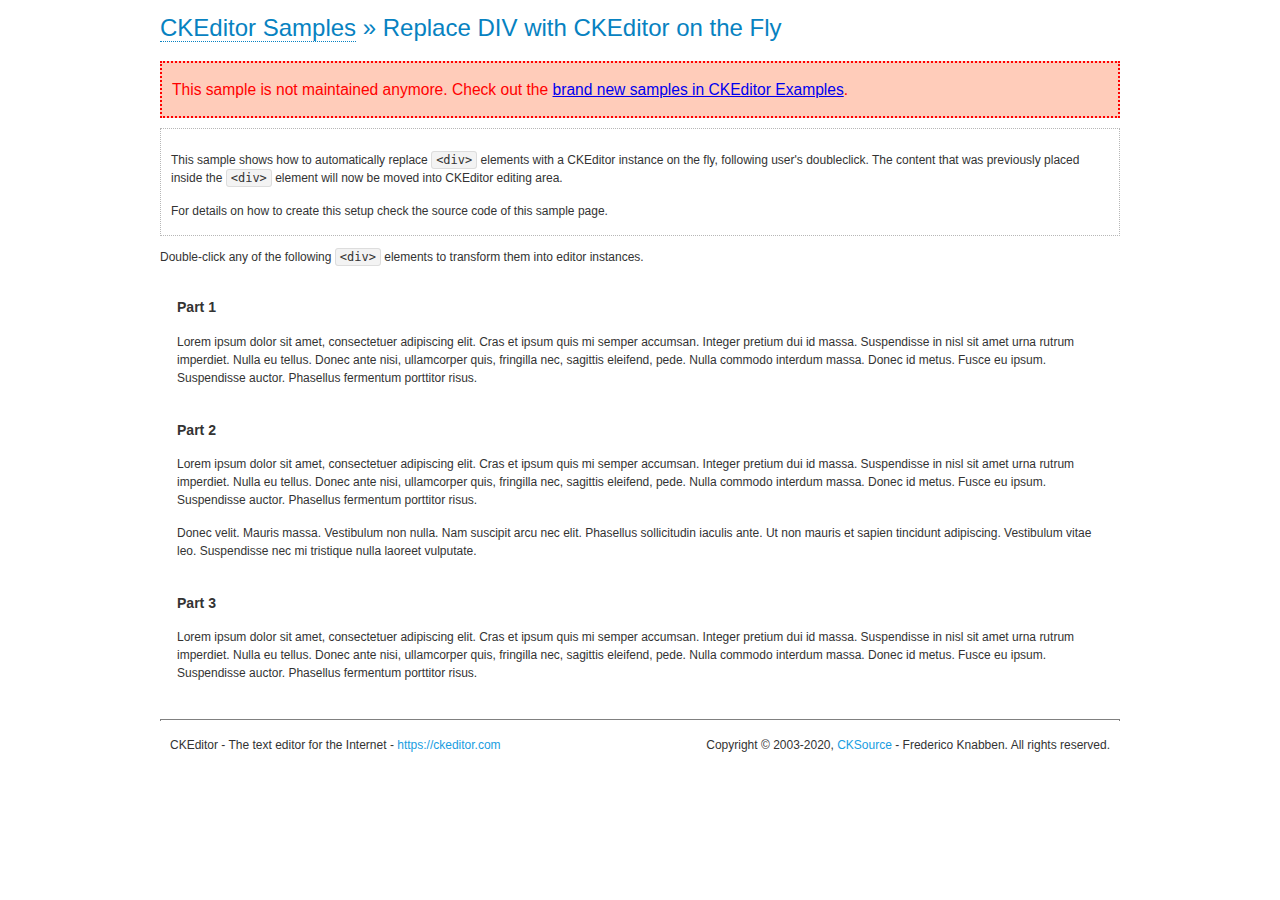
<file: assets/ckeditor/samples/old/divreplace.html>
<!DOCTYPE html>
<!--
Copyright (c) 2003-2020, CKSource - Frederico Knabben. All rights reserved.
For licensing, see LICENSE.md or https://ckeditor.com/legal/ckeditor-oss-license
-->
<html lang="en">
<head>
	<meta charset="utf-8">
	<title>Replace DIV &mdash; CKEditor Sample</title>
	<script src="../../ckeditor.js"></script>
	<link href="sample.css" rel="stylesheet">
	<meta name="description" content="Try the latest sample of CKEditor 4 and learn more about customizing your WYSIWYG editor with endless possibilities.">
	<style>

		div.editable
		{
			border: solid 2px transparent;
			padding-left: 15px;
			padding-right: 15px;
		}

		div.editable:hover
		{
			border-color: black;
		}

	</style>
	<script>

		// Uncomment the following code to test the "Timeout Loading Method".
		// CKEDITOR.loadFullCoreTimeout = 5;

		window.onload = function() {
			// Listen to the double click event.
			if ( window.addEventListener )
				document.body.addEventListener( 'dblclick', onDoubleClick, false );
			else if ( window.attachEvent )
				document.body.attachEvent( 'ondblclick', onDoubleClick );

		};

		function onDoubleClick( ev ) {
			// Get the element which fired the event. This is not necessarily the
			// element to which the event has been attached.
			var element = ev.target || ev.srcElement;

			// Find out the div that holds this element.
			var name;

			do {
				element = element.parentNode;
			}
			while ( element && ( name = element.nodeName.toLowerCase() ) &&
				( name != 'div' || element.className.indexOf( 'editable' ) == -1 ) && name != 'body' );

			if ( name == 'div' && element.className.indexOf( 'editable' ) != -1 )
				replaceDiv( element );
		}

		var editor;

		function replaceDiv( div ) {
			if ( editor )
				editor.destroy();

			editor = CKEDITOR.replace( div );
		}

	</script>
</head>
<body>
	<h1 class="samples">
		<a href="index.html">CKEditor Samples</a> &raquo; Replace DIV with CKEditor on the Fly
	</h1>
	<div class="warning deprecated">
		This sample is not maintained anymore. Check out the <a href="https://ckeditor.com/docs/ckeditor4/latest/examples/index.html">brand new samples in CKEditor Examples</a>.
	</div>
	<div class="description">
		<p>
			This sample shows how to automatically replace <code>&lt;div&gt;</code> elements
			with a CKEditor instance on the fly, following user's doubleclick. The content
			that was previously placed inside the <code>&lt;div&gt;</code> element will now
			be moved into CKEditor editing area.
		</p>
		<p>
			For details on how to create this setup check the source code of this sample page.
		</p>
	</div>
	<p>
		Double-click any of the following <code>&lt;div&gt;</code> elements to transform them into
		editor instances.
	</p>
	<div class="editable">
		<h3>
			Part 1
		</h3>
		<p>
			Lorem ipsum dolor sit amet, consectetuer adipiscing elit. Cras et ipsum quis mi
			semper accumsan. Integer pretium dui id massa. Suspendisse in nisl sit amet urna
			rutrum imperdiet. Nulla eu tellus. Donec ante nisi, ullamcorper quis, fringilla
			nec, sagittis eleifend, pede. Nulla commodo interdum massa. Donec id metus. Fusce
			eu ipsum. Suspendisse auctor. Phasellus fermentum porttitor risus.
		</p>
	</div>
	<div class="editable">
		<h3>
			Part 2
		</h3>
		<p>
			Lorem ipsum dolor sit amet, consectetuer adipiscing elit. Cras et ipsum quis mi
			semper accumsan. Integer pretium dui id massa. Suspendisse in nisl sit amet urna
			rutrum imperdiet. Nulla eu tellus. Donec ante nisi, ullamcorper quis, fringilla
			nec, sagittis eleifend, pede. Nulla commodo interdum massa. Donec id metus. Fusce
			eu ipsum. Suspendisse auctor. Phasellus fermentum porttitor risus.
		</p>
		<p>
			Donec velit. Mauris massa. Vestibulum non nulla. Nam suscipit arcu nec elit. Phasellus
			sollicitudin iaculis ante. Ut non mauris et sapien tincidunt adipiscing. Vestibulum
			vitae leo. Suspendisse nec mi tristique nulla laoreet vulputate.
		</p>
	</div>
	<div class="editable">
		<h3>
			Part 3
		</h3>
		<p>
			Lorem ipsum dolor sit amet, consectetuer adipiscing elit. Cras et ipsum quis mi
			semper accumsan. Integer pretium dui id massa. Suspendisse in nisl sit amet urna
			rutrum imperdiet. Nulla eu tellus. Donec ante nisi, ullamcorper quis, fringilla
			nec, sagittis eleifend, pede. Nulla commodo interdum massa. Donec id metus. Fusce
			eu ipsum. Suspendisse auctor. Phasellus fermentum porttitor risus.
		</p>
	</div>
	<div id="footer">
		<hr>
		<p>
			CKEditor - The text editor for the Internet - <a class="samples" href="https://ckeditor.com/">https://ckeditor.com</a>
		</p>
		<p id="copy">
			Copyright &copy; 2003-2020, <a class="samples" href="https://cksource.com/">CKSource</a> - Frederico
			Knabben. All rights reserved.
		</p>
	</div>
</body>
</html>
</file>
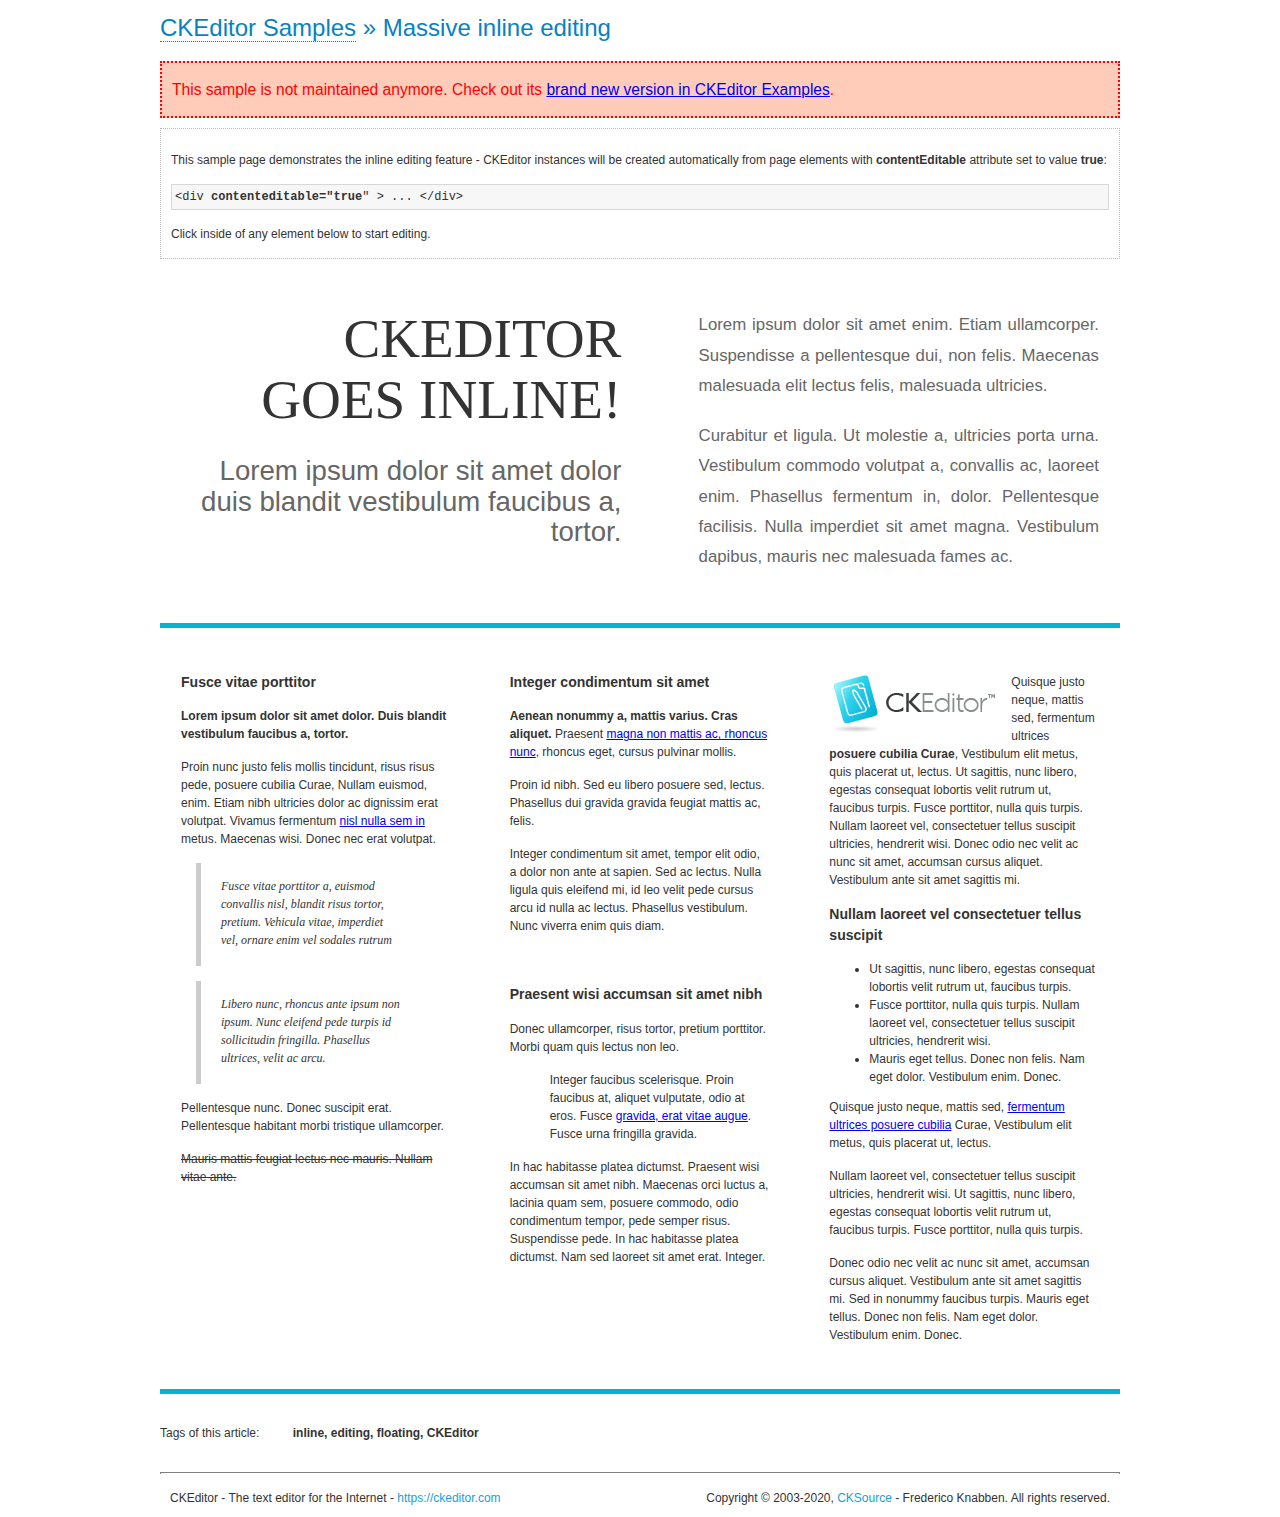
<file: assets/ckeditor/samples/old/inlineall.html>
<!DOCTYPE html>
<!--
Copyright (c) 2003-2020, CKSource - Frederico Knabben. All rights reserved.
For licensing, see LICENSE.md or https://ckeditor.com/legal/ckeditor-oss-license
-->
<html lang="en">
<head>
	<meta charset="utf-8">
	<title>Massive inline editing &mdash; CKEditor Sample</title>
	<meta name="description" content="Try the latest sample of CKEditor 4 and learn more about customizing your WYSIWYG editor with endless possibilities.">
	<script src="../../ckeditor.js"></script>
	<script>

		// This code is generally not necessary, but it is here to demonstrate
		// how to customize specific editor instances on the fly. This fits well
		// this demo because we have editable elements (like headers) that
		// require less features.

		// The "instanceCreated" event is fired for every editor instance created.
		CKEDITOR.on( 'instanceCreated', function( event ) {
			var editor = event.editor,
				element = editor.element;

			// Customize editors for headers and tag list.
			// These editors don't need features like smileys, templates, iframes etc.
			if ( element.is( 'h1', 'h2', 'h3' ) || element.getAttribute( 'id' ) == 'taglist' ) {
				// Customize the editor configurations on "configLoaded" event,
				// which is fired after the configuration file loading and
				// execution. This makes it possible to change the
				// configurations before the editor initialization takes place.
				editor.on( 'configLoaded', function() {

					// Remove unnecessary plugins to make the editor simpler.
					editor.config.removePlugins = 'colorbutton,find,flash,font,' +
						'forms,iframe,image,newpage,removeformat,' +
						'smiley,specialchar,stylescombo,templates';

					// Rearrange the layout of the toolbar.
					editor.config.toolbarGroups = [
						{ name: 'editing',		groups: [ 'basicstyles', 'links' ] },
						{ name: 'undo' },
						{ name: 'clipboard',	groups: [ 'selection', 'clipboard' ] },
						{ name: 'about' }
					];
				});
			}
		});

	</script>
	<link href="sample.css" rel="stylesheet">
	<style>

		/* The following styles are just to make the page look nice. */

		/* Workaround to show Arial Black in Firefox. */
		@font-face
		{
			font-family: 'arial-black';
			src: local('Arial Black');
		}

		*[contenteditable="true"]
		{
			padding: 10px;
		}

		#container
		{
			width: 960px;
			margin: 30px auto 0;
		}

		#header
		{
			overflow: hidden;
			padding: 0 0 30px;
			border-bottom: 5px solid #05B2D2;
			position: relative;
		}

		#headerLeft,
		#headerRight
		{
			width: 49%;
			overflow: hidden;
		}

		#headerLeft
		{
			float: left;
			padding: 10px 1px 1px;
		}

		#headerLeft h2,
		#headerLeft h3
		{
			text-align: right;
			margin: 0;
			overflow: hidden;
			font-weight: normal;
		}

		#headerLeft h2
		{
			font-family: "Arial Black",arial-black;
			font-size: 4.6em;
			line-height: 1.1;
			text-transform: uppercase;
		}

		#headerLeft h3
		{
			font-size: 2.3em;
			line-height: 1.1;
			margin: .2em 0 0;
			color: #666;
		}

		#headerRight
		{
			float: right;
			padding: 1px;
		}

		#headerRight p
		{
			line-height: 1.8;
			text-align: justify;
			margin: 0;
		}

		#headerRight p + p
		{
			margin-top: 20px;
		}

		#headerRight > div
		{
			padding: 20px;
			margin: 0 0 0 30px;
			font-size: 1.4em;
			color: #666;
		}

		#columns
		{
			color: #333;
			overflow: hidden;
			padding: 20px 0;
		}

		#columns > div
		{
			float: left;
			width: 33.3%;
		}

		#columns #column1 > div
		{
			margin-left: 1px;
		}

		#columns #column3 > div
		{
			margin-right: 1px;
		}

		#columns > div > div
		{
			margin: 0px 10px;
			padding: 10px 20px;
		}

		#columns blockquote
		{
			margin-left: 15px;
		}

		#tagLine
		{
			border-top: 5px solid #05B2D2;
			padding-top: 20px;
		}

		#taglist {
			display: inline-block;
			margin-left: 20px;
			font-weight: bold;
			margin: 0 0 0 20px;
		}

	</style>
</head>
<body>
<div>
	<h1 class="samples"><a href="index.html">CKEditor Samples</a> &raquo; Massive inline editing</h1>
	<div class="warning deprecated">
		This sample is not maintained anymore. Check out its <a href="https://ckeditor.com/docs/ckeditor4/latest/examples/inline.html">brand new version in CKEditor Examples</a>.
	</div>
	<div class="description">
		<p>This sample page demonstrates the inline editing feature - CKEditor instances will be created automatically from page elements with <strong>contentEditable</strong> attribute set to value <strong>true</strong>:</p>
		<pre class="samples">&lt;div <strong>contenteditable="true</strong>" &gt; ... &lt;/div&gt;</pre>
		<p>Click inside of any element below to start editing.</p>
	</div>
</div>
<div id="container">
	<div id="header">
		<div id="headerLeft">
			<h2 id="sampleTitle" contenteditable="true">
				CKEditor<br> Goes Inline!
			</h2>
			<h3 contenteditable="true">
				Lorem ipsum dolor sit amet dolor duis blandit vestibulum faucibus a, tortor.
			</h3>
		</div>
		<div id="headerRight">
			<div contenteditable="true">
				<p>
					Lorem ipsum dolor sit amet enim. Etiam ullamcorper. Suspendisse a pellentesque dui, non felis. Maecenas malesuada elit lectus felis, malesuada ultricies.
				</p>
				<p>
					Curabitur et ligula. Ut molestie a, ultricies porta urna. Vestibulum commodo volutpat a, convallis ac, laoreet enim. Phasellus fermentum in, dolor. Pellentesque facilisis. Nulla imperdiet sit amet magna. Vestibulum dapibus, mauris nec malesuada fames ac.
				</p>
			</div>
		</div>
	</div>
	<div id="columns">
		<div id="column1">
			<div contenteditable="true">
				<h3>
					Fusce vitae porttitor
				</h3>
				<p>
					<strong>
						Lorem ipsum dolor sit amet dolor. Duis blandit vestibulum faucibus a, tortor.
					</strong>
				</p>
				<p>
					Proin nunc justo felis mollis tincidunt, risus risus pede, posuere cubilia Curae, Nullam euismod, enim. Etiam nibh ultricies dolor ac dignissim erat volutpat. Vivamus fermentum <a href="https://ckeditor.com/">nisl nulla sem in</a> metus. Maecenas wisi. Donec nec erat volutpat.
				</p>
				<blockquote>
					<p>
						Fusce vitae porttitor a, euismod convallis nisl, blandit risus tortor, pretium.
						Vehicula vitae, imperdiet vel, ornare enim vel sodales rutrum
					</p>
				</blockquote>
				<blockquote>
					<p>
						Libero nunc, rhoncus ante ipsum non ipsum. Nunc eleifend pede turpis id sollicitudin fringilla. Phasellus ultrices, velit ac arcu.
					</p>
				</blockquote>
				<p>Pellentesque nunc. Donec suscipit erat. Pellentesque habitant morbi tristique ullamcorper.</p>
				<p><s>Mauris mattis feugiat lectus nec mauris. Nullam vitae ante.</s></p>
			</div>
		</div>
		<div id="column2">
			<div contenteditable="true">
				<h3>
					Integer condimentum sit amet
				</h3>
				<p>
					<strong>Aenean nonummy a, mattis varius. Cras aliquet.</strong>
					Praesent <a href="https://ckeditor.com/">magna non mattis ac, rhoncus nunc</a>, rhoncus eget, cursus pulvinar mollis.</p>
				<p>Proin id nibh. Sed eu libero posuere sed, lectus. Phasellus dui gravida gravida feugiat mattis ac, felis.</p>
				<p>Integer condimentum sit amet, tempor elit odio, a dolor non ante at sapien. Sed ac lectus. Nulla ligula quis eleifend mi, id leo velit pede cursus arcu id nulla ac lectus. Phasellus vestibulum. Nunc viverra enim quis diam.</p>
			</div>
			<div contenteditable="true">
				<h3>
					Praesent wisi accumsan sit amet nibh
				</h3>
				<p>Donec ullamcorper, risus tortor, pretium porttitor. Morbi quam quis lectus non leo.</p>
				<p style="margin-left: 40px; ">Integer faucibus scelerisque. Proin faucibus at, aliquet vulputate, odio at eros. Fusce <a href="https://ckeditor.com/">gravida, erat vitae augue</a>. Fusce urna fringilla gravida.</p>
				<p>In hac habitasse platea dictumst. Praesent wisi accumsan sit amet nibh. Maecenas orci luctus a, lacinia quam sem, posuere commodo, odio condimentum tempor, pede semper risus. Suspendisse pede. In hac habitasse platea dictumst. Nam sed laoreet sit amet erat. Integer.</p>
			</div>
		</div>
		<div id="column3">
			<div contenteditable="true">
				<p>
					<img src="assets/inlineall/logo.png" alt="CKEditor logo" style="float:left">
				</p>
				<p>Quisque justo neque, mattis sed, fermentum ultrices <strong>posuere cubilia Curae</strong>, Vestibulum elit metus, quis placerat ut, lectus. Ut sagittis, nunc libero, egestas consequat lobortis velit rutrum ut, faucibus turpis. Fusce porttitor, nulla quis turpis. Nullam laoreet vel, consectetuer tellus suscipit ultricies, hendrerit wisi. Donec odio nec velit ac nunc sit amet, accumsan cursus aliquet. Vestibulum ante sit amet sagittis mi.</p>
				<h3>
					Nullam laoreet vel consectetuer tellus suscipit
				</h3>
				<ul>
					<li>Ut sagittis, nunc libero, egestas consequat lobortis velit rutrum ut, faucibus turpis.</li>
					<li>Fusce porttitor, nulla quis turpis. Nullam laoreet vel, consectetuer tellus suscipit ultricies, hendrerit wisi.</li>
					<li>Mauris eget tellus. Donec non felis. Nam eget dolor. Vestibulum enim. Donec.</li>
				</ul>
				<p>Quisque justo neque, mattis sed, <a href="https://ckeditor.com/">fermentum ultrices posuere cubilia</a> Curae, Vestibulum elit metus, quis placerat ut, lectus.</p>
				<p>Nullam laoreet vel, consectetuer tellus suscipit ultricies, hendrerit wisi. Ut sagittis, nunc libero, egestas consequat lobortis velit rutrum ut, faucibus turpis. Fusce porttitor, nulla quis turpis.</p>
				<p>Donec odio nec velit ac nunc sit amet, accumsan cursus aliquet. Vestibulum ante sit amet sagittis mi. Sed in nonummy faucibus turpis. Mauris eget tellus. Donec non felis. Nam eget dolor. Vestibulum enim. Donec.</p>
			</div>
		</div>
	</div>
	<div id="tagLine">
		Tags of this article:
		<p id="taglist" contenteditable="true">
			inline, editing, floating, CKEditor
		</p>
	</div>
</div>
<div id="footer">
	<hr>
	<p>
		CKEditor - The text editor for the Internet - <a class="samples" href="https://ckeditor.com/">
			https://ckeditor.com</a>
	</p>
	<p id="copy">
		Copyright &copy; 2003-2020, <a class="samples" href="https://cksource.com/">CKSource</a>
		- Frederico Knabben. All rights reserved.
	</p>
</div>
</body>
</html>
</file>
<file: frontend/css/main.css>
body {
  background: #ffffff;
  min-height: 900px;
  position: relative;
  background-size: cover;
  font-family: 'Arimo', sans-serif; }

.page {
  background: white;
  max-width: 1280px;
  margin: 0 auto; }

.navbar-brand {
  font-size: 30px;
  font-weight: 600;
  letter-spacing: 1px; }
  @media (max-width: 992px) {
    .navbar-brand {
      display: none; } }

.pp-header {
  padding-top: 3rem; }
  .pp-header img {
    width: auto;
    height: 80px;
    margin-left: -12px; }
  .pp-header h1 {
    font-weight: 400; }
  .pp-header .navbar-nav {
    letter-spacing: 1px;
    font-family: 'Arimo', sans-serif;
    font-size: 18px;
    font-weight: 400; }
  @media (max-width: 576px) {
    .pp-header {
      padding-top: 0; } }

/* Body Section  */
.pp-category-filter a {
  display: inline-block;
  margin: 0 10px 6px 0;
  font-size: 14px;
  text-transform: uppercase;
  letter-spacing: 1px;
  border-radius: 3px; }

.pp-gallery {
  min-height: 500px; }
  .pp-gallery .card-columns .card {
    border: none;
    margin-bottom: 0;
    border-radius: none; }
  @media (max-width: 992px) {
    .pp-gallery .card-columns {
      -moz-column-count: 2;
           column-count: 2; } }
  @media (max-width: 576px) {
    .pp-gallery .card-columns {
      -moz-column-count: 1;
           column-count: 1; } }
  .pp-gallery .card figure {
    position: relative;
    overflow: hidden;
    margin: 10px 1%;
    text-align: center; }
  .pp-gallery .card figure img {
    position: relative;
    display: block;
    max-width: 100%;
    opacity: 1; }
  .pp-gallery .card figure figcaption {
    padding: 2em;
    color: #fff;
    text-transform: uppercase;
    font-size: 1.25em;
    -webkit-backface-visibility: hidden;
    backface-visibility: hidden; }
  .pp-gallery .card figure figcaption,
  .pp-gallery .card figure figcaption > a {
    position: absolute;
    top: 0;
    left: 0;
    width: 100%;
    height: 100%; }
  .pp-gallery .card figure figcaption > a {
    z-index: 1000;
    text-indent: 200%;
    white-space: nowrap;
    font-size: 0;
    opacity: 0; }
  .pp-gallery .card figure .h4 {
    word-spacing: -0.15em;
    font-weight: 600; }
  .pp-gallery .card figure .h4,
  .pp-gallery .card figure p {
    margin: 0; }
  .pp-gallery .card figure p {
    letter-spacing: 1px;
    font-size: 60%; }
  .pp-gallery figure.pp-effect figcaption {
    padding: 12px; }
  .pp-gallery figure.pp-effect figcaption::before,
  .pp-gallery figure.pp-effect figcaption::after {
    position: absolute;
    content: '';
    opacity: 0; }
  .pp-gallery figure.pp-effect figcaption::before {
    top: 50px;
    right: 30px;
    bottom: 50px;
    left: 30px;
    border-top: 1px solid #fff;
    border-bottom: 1px solid #fff;
    transform: scale(0, 1);
    transform-origin: 0 0; }
  .pp-gallery figure.pp-effect figcaption::after {
    top: 30px;
    right: 50px;
    bottom: 30px;
    left: 50px;
    border-right: 1px solid #fff;
    border-left: 1px solid #fff;
    transform: scale(1, 0);
    transform-origin: 100% 0; }
  .pp-gallery figure.pp-effect .h4 {
    padding-top: 26%;
    transition: transform 0.35s;
    opacity: 0; }
  .pp-gallery figure.pp-effect p {
    padding: 0.5em 2em;
    text-transform: none;
    opacity: 0;
    transform: translate3d(0, -10px, 0); }
  .pp-gallery figure.pp-effect img,
  .pp-gallery figure.pp-effect .h4 {
    transform: translate3d(0, -25px, 0); }
  .pp-gallery figure.pp-effect img,
  .pp-gallery figure.pp-effect figcaption::before,
  .pp-gallery figure.pp-effect figcaption::after,
  .pp-gallery figure.pp-effect p {
    transition: opacity 0.35s, transform 0.35s; }
  .pp-gallery figure.pp-effect:hover img {
    opacity: 1;
    transform: translate3d(0, 0, 0); }
  .pp-gallery figure.pp-effect:hover figcaption::before,
  .pp-gallery figure.pp-effect:hover figcaption::after {
    opacity: 1;
    transform: scale(1); }
  .pp-gallery figure.pp-effect:hover figcaption:before {
    background: rgba(31, 30, 30, 0.5); }
  .pp-gallery figure.pp-effect:hover .h4,
  .pp-gallery figure.pp-effect:hover p {
    opacity: 1;
    transform: translate3d(0, 0, 0);
    color: #FFFFFF; }
  .pp-gallery figure.pp-effect:hover figcaption::after,
  .pp-gallery figure.pp-effect:hover .h4,
  .pp-gallery figure.pp-effect:hover p,
  .pp-gallery figure.pp-effect:hover img {
    transition-delay: 0.15s; }
  @media (max-width: 768px) and (min-width: 578px) {
    .pp-gallery figure.pp-effect:hover .h4 {
      padding-top: 20%;
      font-size: 16px; } }
  @media (max-width: 375px) {
    .pp-gallery figure.pp-effect:hover .h4 {
      padding-top: 20%;
      font-size: 16px; } }

/* Footer sectiom */
.pp-footer {
  background: #f8f8f8; }
  .pp-footer a.credit {
    color: inherit;
    border-bottom: 1px dashed;
    text-decoration: none; }
  .pp-footer .fa {
    width: 18px; }
  .pp-footer .fa-2x {
    font-size: 22px; }
  .pp-footer i {
    color: #888; }
  .pp-footer .pp-facebook:hover i {
    color: #3b5998; }
  .pp-footer .pp-twitter:hover i {
    color: #1da1f2; }
  .pp-footer .pp-youtube:hover i {
    color: #ff0000; }
  .pp-footer .pp-instagram:hover i {
    color: #405de6; }

/* About page */
.pp-about .pp-client-brand {
  text-align: center; }
  .pp-about .pp-client-brand img {
    opacity: 0.6;
    width: 90%; }

.pp-about .pp-client-brand img:hover {
  opacity: 1; }

.pp-about .pp-team .h5 {
  padding-top: 15px; }

.pp-about .pp-team img {
  width: 80%; }

@media (max-width: 768px) {
  .pp-about .pp-team p {
    margin-bottom: 2rem; } }

/* Contact page */
.pp-contact textarea {
  min-height: 200px; }

.pp-contact .pp-contact-message {
  padding-left: 5rem; }

@media (max-width: 768px) {
  .pp-contact .h4 {
    padding-top: 4rem; }
  .pp-contact .pp-contact-message {
    padding-left: 0; } }

/*Blog Page*/
.pp-container-readable {
  box-sizing: border-box;
  margin-left: auto;
  margin-right: auto;
  max-width: 760px;
  width: 100%;
  padding-right: 1rem;
  padding-left: 1rem; }
  .pp-container-readable .pp-post {
    margin-bottom: 50px; }
    .pp-container-readable .pp-post + .pp-post {
      padding-top: 50px;
      border-top: 1px solid rgba(228, 226, 226, 0.7); }
    .pp-container-readable .pp-post .pp-post-meta {
      color: #aaa;
      margin-bottom: 24px; }
      .pp-container-readable .pp-post .pp-post-meta ul {
        list-style: none;
        margin: 0;
        padding: 0; }
        .pp-container-readable .pp-post .pp-post-meta ul li {
          display: inline;
          padding-right: 18px; }
          .pp-container-readable .pp-post .pp-post-meta ul li i {
            padding-right: 5px; }
    .pp-container-readable .pp-post .pp-post-title {
      margin-top: 18px;
      margin-bottom: 8px; }
    .pp-container-readable .pp-post a {
      text-decoration: none; }
    .pp-container-readable .pp-post .pp-post-read-more {
      padding-top: 10px; }
  .pp-container-readable .pp-pagination {
    padding-top: 2rem; }
    .pp-container-readable .pp-pagination ul {
      list-style-type: disc;
      border-radius: 4px;
      padding: 0; }
      .pp-container-readable .pp-pagination ul li {
        display: inline-block;
        margin-right: 2px; }
        .pp-container-readable .pp-pagination ul li a {
          border: 2px solid #eeeeee;
          border-radius: 3px;
          display: block;
          float: none;
          padding: 8px 15px;
          text-decoration: none; }
        .pp-container-readable .pp-pagination ul li a:hover {
          box-shadow: 0 5px 10px 0 rgba(0, 0, 0, 0.08); }

/* Blog Post Page */
.pp-blog-details {
  margin-top: 20px; }
  .pp-blog-details blockquote {
    font-style: italic;
    padding-left: 20px;
    margin-right: 20px; }
  .pp-blog-details .pp-tags {
    margin-top: 40px;
    margin-bottom: 60px; }
    .pp-blog-details .pp-tags a {
      margin-right: 10px; }
  .pp-blog-details .pp-comments .media {
    margin-top: 3rem; }
    .pp-blog-details .pp-comments .media .fa {
      padding-right: 5px; }
    @media (max-width: 576px) {
      .pp-blog-details .pp-comments .media {
        display: block; } }
  .pp-blog-details .pp-comments img {
    height: 60px;
    width: 60px; }
  .pp-blog-details .pp-comments a {
    text-decoration: none; }
  .pp-blog-details .pp-comments span {
    padding-left: 6px; }

/* Common Style */
.pp-section {
  padding-top: 6rem; }
</file>
<file: assets/ckeditor/samples/css/samples.css>
/**
 * @license Copyright (c) 2003-2020, CKSource - Frederico Knabben. All rights reserved.
 * For licensing, see LICENSE.md or https://ckeditor.com/legal/ckeditor-oss-license
 */
@media (max-width: 900px) {
  .global-is-mobile-hidden {
    display: none !important;
  }
}
article,
aside,
details,
figcaption,
figure,
footer,
header,
hgroup,
main,
menu,
nav,
section {
  display: block;
}
body,
html {
  margin: 0;
  padding: 0;
  font: 16px / 1.8 Arial, 'Helvetica Neue', Helvetica, sans-serif;
  font-weight: 300;
  color: #575757;
}
.grid-width-10 {
  width: 10%;
}
.grid-width-20 {
  width: 20%;
}
.grid-width-30 {
  width: 30%;
}
.grid-width-40 {
  width: 40%;
}
.grid-width-50 {
  width: 50%;
}
.grid-width-60 {
  width: 60%;
}
.grid-width-70 {
  width: 70%;
}
.grid-width-80 {
  width: 80%;
}
.grid-width-90 {
  width: 90%;
}
.grid-width-100 {
  width: 100%;
}
@media (max-width: 900px) {
  .grid-width-10,
  .grid-width-20,
  .grid-width-30,
  .grid-width-40,
  .grid-width-50,
  .grid-width-60,
  .grid-width-70,
  .grid-width-80,
  .grid-width-90,
  .grid-width-100 {
    width: 100%;
  }
}
*[class*="grid-width"] {
  -webkit-box-sizing: border-box;
  -moz-box-sizing: border-box;
  box-sizing: border-box;
  padding-left: 4%;
  padding-right: 4%;
  float: left;
}
*[class*="grid-width"]:after,
.grid-container:after,
*[class*="grid-width"]:before,
.grid-container:before {
  content: '';
  display: block;
  overflow: hidden;
  visibility: hidden;
  font-size: 0;
  line-height: 0;
  width: 0;
  height: 0;
}
*[class*="grid-width"]:after,
.grid-container:after {
  clear: both;
}
.grid-container {
  -webkit-box-sizing: border-box;
  -moz-box-sizing: border-box;
  box-sizing: border-box;
  margin-left: auto;
  margin-right: auto;
}
.grid-container-nested *[class*="grid-width"]:first-child {
  padding-left: 0;
}
.grid-container-nested *[class*="grid-width"]:last-child {
  padding-right: 0;
}
@media (max-width: 900px) {
  .grid-container-nested *[class*="grid-width"]:first-child {
    padding-left: 4%;
  }
  .grid-container-nested *[class*="grid-width"]:last-child {
    padding-right: 4%;
  }
}
.header-a {
  min-height: 140px;
  overflow: hidden;
}
.header-a .header-a-logo {
  margin: 40px 0 0;
}
@media (max-width: 900px) {
  .header-a .header-a-logo {
    text-align: center;
  }
}
.header-a .header-a-logo img {
  border: transparent;
}
.navigation-a {
  height: 30px;
  background: #3D3D3D;
  position: absolute;
  left: 0;
  right: 0;
  top: 0;
  padding: 0;
  overflow: hidden;
}
@media (max-width: 900px) {
  .navigation-a {
    text-align: center;
  }
}
.navigation-a ul {
  list-style: none;
  margin: 0;
  overflow: hidden;
}
.navigation-a ul li,
.navigation-a ul li a {
  display: inline-block;
}
@media (max-width: 900px) {
  .navigation-a ul {
    width: auto;
    text-overflow: ellipsis;
    white-space: nowrap;
    display: inline-block;
    float: none;
  }
  .navigation-a ul:before,
  .navigation-a ul:after {
    display: none;
  }
}
.navigation-a ul.navigation-a-left {
  text-align: left;
}
@media (max-width: 900px) {
  .navigation-a ul.navigation-a-left {
    padding-right: 0;
  }
}
.navigation-a ul.navigation-a-right {
  text-align: right;
}
@media (max-width: 900px) {
  .navigation-a ul.navigation-a-right {
    padding-left: 23px;
  }
}
.navigation-a ul li + li {
  margin-left: 23px;
}
.navigation-a ul li a {
  font-size: 10px;
  font-size: 0.625rem;
  line-height: 18px;
  line-height: 1.13rem;
  line-height: 30px;
  float: left;
  color: #ddd;
  font-weight: bold;
  text-decoration: none;
  text-transform: uppercase;
}
.navigation-a ul li a:hover {
  cursor: pointer;
  color: #fff;
}
.icon-navigation-a-github:before,
.icon-navigation-a-github:after {
  background-image: url("[data-uri]");
}
.navigation-b {
  text-align: right;
  margin: 52px 0 0;
  overflow: visible;
}
@media (max-width: 900px) {
  .navigation-b {
    text-align: center;
    margin-top: 20px;
    padding: 0;
  }
}
.navigation-b ul {
  padding: 0;
  list-style: none;
  margin: 0;
  overflow: visible;
}
.navigation-b ul li,
.navigation-b ul li a {
  display: inline-block;
}
@media (max-width: 900px) {
  .navigation-b ul {
    display: table;
    width: 100%;
    padding-bottom: 1.5em;
  }
}
@media (max-width: 900px) {
  .navigation-b ul li {
    display: table-row;
  }
}
.navigation-b ul li + li {
  margin-left: 20px;
}
@media (max-width: 900px) {
  .navigation-b ul li + li {
    margin-left: 0;
  }
}
.navigation-b ul li a {
  -webkit-box-sizing: border-box;
  -moz-box-sizing: border-box;
  box-sizing: border-box;
  text-transform: uppercase;
  text-decoration: none;
  outline: none;
}
@media (max-width: 900px) {
  .navigation-b ul li a {
    width: 100%;
    -webkit-border-radius: 0;
    -webkit-background-clip: padding-box;
    -moz-border-radius: 0;
    -moz-background-clip: padding;
    border-radius: 0;
    background-clip: padding-box;
  }
}
.footer-a {
  font-size: 13px;
  font-size: 0.8125rem;
  line-height: 23.4px;
  line-height: 1.46rem;
  padding-top: 2.25em;
  padding-bottom: 2.25em;
  overflow: hidden;
  color: #8a8a8a;
}
.footer-a a {
  color: #0287D0;
  text-decoration: none;
  border-bottom: 1px dotted #0287D0;
}
.footer-a a:hover {
  color: #0277b7;
}
.footer-a p {
  margin: 0;
  display: inline-block;
  text-align: center;
}
.content {
  font-size: 14px;
  font-size: 0.875rem;
  line-height: 25.2px;
  line-height: 1.57rem;
  overflow: hidden;
  padding-top: 1.5em;
  padding-bottom: 1.5em;
}
.content p {
  margin: 0.75em 0;
}
.content ul,
.content ol,
.content pre,
.content blockquote,
.content textarea:not([class^="cke"]),
.content .cke {
  margin: 1.875em 0;
}
.content code,
.content kbd {
  -webkit-border-radius: 3px;
  -webkit-background-clip: padding-box;
  -moz-border-radius: 3px;
  -moz-background-clip: padding;
  border-radius: 3px;
  background-clip: padding-box;
  padding: 3px 4px;
}
.content pre,
.content code,
.content kbd,
.content blockquote {
  background: #f5f5f5;
}
.content blockquote,
.content pre {
  background: none;
  border-left: 4px solid #0287D0;
  padding: 1.5em 2.25em;
}
.content p a,
.content ul a,
.content ol a,
.content blockquote a,
.content h1 a,
.content h2 a,
.content h3 a,
.content h4 a,
.content h5 a {
  color: #0287D0;
  text-decoration: none;
  border-bottom: 1px dotted #0287D0;
}
.content p a:hover,
.content ul a:hover,
.content ol a:hover,
.content blockquote a:hover,
.content h1 a:hover,
.content h2 a:hover,
.content h3 a:hover,
.content h4 a:hover,
.content h5 a:hover {
  color: #0277b7;
}
.content h1,
.content h2,
.content h3,
.content h4,
.content h5 {
  color: #000;
  font-weight: 100;
}
.content h1 code,
.content h2 code,
.content h3 code,
.content h4 code,
.content h5 code,
.content h1 kbd,
.content h2 kbd,
.content h3 kbd,
.content h4 kbd,
.content h5 kbd {
  font-size: inherit;
}
.content h1 a.content-heading-anchor,
.content h2 a.content-heading-anchor,
.content h3 a.content-heading-anchor,
.content h4 a.content-heading-anchor,
.content h5 a.content-heading-anchor {
  font-weight: 100;
  vertical-align: middle;
  opacity: 0;
  border: 0;
}
.content h1:hover a.content-heading-anchor,
.content h2:hover a.content-heading-anchor,
.content h3:hover a.content-heading-anchor,
.content h4:hover a.content-heading-anchor,
.content h5:hover a.content-heading-anchor {
  opacity: 1;
}
.content h1:target a,
.content h2:target a,
.content h3:target a,
.content h4:target a,
.content h5:target a {
  -webkit-animation: targetLinkOpacity 0.5s linear alternate;
  -moz-animation: targetLinkOpacity 0.5s linear alternate;
  -o-animation: targetLinkOpacity 0.5s linear alternate;
  animation: targetLinkOpacity 0.5s linear alternate;
  opacity: 1;
}
.content input,
.content select,
.content textarea:not([class^="cke"]) {
  -webkit-border-radius: 3px;
  -webkit-background-clip: padding-box;
  -moz-border-radius: 3px;
  -moz-background-clip: padding;
  border-radius: 3px;
  background-clip: padding-box;
  -webkit-box-shadow: inset 0 1px 1px rgba(0, 0, 0, 0.08);
  -moz-box-shadow: inset 0 1px 1px rgba(0, 0, 0, 0.08);
  box-shadow: inset 0 1px 1px rgba(0, 0, 0, 0.08);
  font: inherit;
  color: inherit;
  border: 1px solid #D9D9D9;
  padding: .2em .5em;
}
.content input:focus,
.content select:focus,
.content textarea:not([class^="cke"]):focus {
  border-color: #66afe9;
  outline: 0;
  -webkit-box-shadow: inset 0 1px 1px rgba(0, 0, 0, 0.08), 0 0 8px #93c6ef;
  -moz-box-shadow: inset 0 1px 1px rgba(0, 0, 0, 0.08), 0 0 8px #93c6ef;
  box-shadow: inset 0 1px 1px rgba(0, 0, 0, 0.08), 0 0 8px #93c6ef;
}
.content abbr {
  border-bottom: 1px dotted #666;
  cursor: pointer;
}
.content blockquote {
  font-style: italic;
  font-family: Georgia, Times, "Times New Roman", serif;
  font-size: 16px;
  font-size: 1rem;
  line-height: 28.8px;
  line-height: 1.8rem;
}
.content em {
  font-style: italic;
}
.content h1 {
  font-size: 36px;
  font-size: 2.25rem;
  line-height: 64.8px;
  line-height: 4.05rem;
  margin: 1.125em 0 0;
}
.content h2 {
  font-size: 27.2px;
  font-size: 1.7rem;
  line-height: 48.96px;
  line-height: 3.06rem;
  margin: 0.9em 0 0;
}
.content h3 {
  font-size: 24px;
  font-size: 1.5rem;
  line-height: 43.2px;
  line-height: 2.7rem;
  font-weight: 500;
  margin: 0.75em 0 0;
}
.content h4 {
  font-size: 19.2px;
  font-size: 1.2rem;
  line-height: 34.56px;
  line-height: 2.16rem;
  font-weight: 500;
  margin: 0.75em 0 0;
}
.content h5 {
  font-size: 17.6px;
  font-size: 1.1rem;
  line-height: 31.68px;
  line-height: 1.98rem;
  font-weight: 500;
  margin: 0.75em 0 0;
}
.content hr {
  border: 0;
  border-top: 4px solid #D9D9D9;
  margin: 1.5em 0;
}
.content input[type="text"] {
  height: 1.8em;
  line-height: 1.8em;
}
.content input[type="button"] {
  -webkit-appearance: button;
  -moz-appearance: button;
  appearance: button;
}
.content kbd {
  font-size: 12px;
  font-size: 0.75rem;
  line-height: 21.6px;
  line-height: 1.35rem;
  font-family: Arial, 'Helvetica Neue', Helvetica, sans-serif;
  padding: 2px 6px;
  -webkit-box-shadow: 0 0 4px #fff inset, 0 2px 0 #D9D9D9;
  -moz-box-shadow: 0 0 4px #fff inset, 0 2px 0 #D9D9D9;
  box-shadow: 0 0 4px #fff inset, 0 2px 0 #D9D9D9;
}
.content p img {
  vertical-align: middle;
}
.content p pre {
  padding: 1.5em;
}
.content pre {
  padding: 0;
  border: 0;
  tab-size: 4;
  -o-tab-size: 4;
  -moz-tab-size: 4;
}
.content pre,
.content code {
  font-size: 11.89px;
  font-size: 0.743rem;
  line-height: 21.4px;
  line-height: 1.34rem;
  font-family: Consolas, Menlo, Monaco, Lucida Console, Liberation Mono, DejaVu Sans Mono, Bitstream Vera Sans Mono, Courier New, monospace, serif;
}
.content pre a,
.content code a {
  border: 0;
}
.content pre code {
  padding: 0.75em;
  display: block;
}
.content strong {
  color: #000;
}
.content ul ul,
.content ol ul,
.content ul ol,
.content ol ol {
  margin: 0.75em 0;
}
.content ul li,
.content ol li {
  font-size: 14px;
  font-size: 0.875rem;
  line-height: 30.24px;
  line-height: 1.89rem;
}
.content textarea:not([class^="cke"]) {
  width: 100%;
}
.content div.todo {
  border: 2px dotted #444;
  padding: 10px;
  margin: 60px 0 10px 0;
  /* Remove me some day */
}
.content div.todo:before {
  content: "TODO";
  font-weight: bold;
}
body a.button-a,
body button.button-a,
body input.button-a {
  -webkit-border-radius: 3px;
  -webkit-background-clip: padding-box;
  -moz-border-radius: 3px;
  -moz-background-clip: padding;
  border-radius: 3px;
  background-clip: padding-box;
  font-size: 14px;
  font-size: 0.875rem;
  line-height: 25.2px;
  line-height: 1.57rem;
  height: 36px;
  line-height: 36px;
  padding: 0 1.1em;
  font-weight: 700;
  color: #3e3e3e;
  white-space: nowrap;
  text-decoration: none;
  display: inline-block;
  cursor: pointer;
  border: 0;
  vertical-align: middle;
  margin: 1px 0;
  background: transparent;
}
body a.button-a.icon-pos-left,
body button.button-a.icon-pos-left,
body input.button-a.icon-pos-left {
  padding-left: .8em;
}
body a.button-a.icon-pos-right,
body button.button-a.icon-pos-right,
body input.button-a.icon-pos-right {
  padding-right: .8em;
}
body a.button-a.button-a-no-text,
body button.button-a.button-a-no-text,
body input.button-a.button-a-no-text {
  -webkit-border-radius: 100px;
  -webkit-background-clip: padding-box;
  -moz-border-radius: 100px;
  -moz-background-clip: padding;
  border-radius: 100px;
  background-clip: padding-box;
  width: 36px;
  padding: 0;
  text-indent: -999px;
  overflow: hidden;
  position: relative;
  text-align: center;
}
body a.button-a.button-a-no-text:before,
body button.button-a.button-a-no-text:before,
body input.button-a.button-a-no-text:before {
  position: absolute;
  left: 50%;
  top: 50%;
  margin: -9px 0 0 -9px;
}
@media (max-width: 900px) {
  body a.button-a.button-a-mobile-collapsed,
  body button.button-a.button-a-mobile-collapsed,
  body input.button-a.button-a-mobile-collapsed {
    -webkit-border-radius: 100px;
    -webkit-background-clip: padding-box;
    -moz-border-radius: 100px;
    -moz-background-clip: padding;
    border-radius: 100px;
    background-clip: padding-box;
    width: 36px;
    padding: 0;
    text-indent: -999px;
    overflow: hidden;
    position: relative;
    text-align: center;
  }
  body a.button-a.button-a-mobile-collapsed:before,
  body button.button-a.button-a-mobile-collapsed:before,
  body input.button-a.button-a-mobile-collapsed:before {
    position: absolute;
    left: 50%;
    top: 50%;
    margin: -9px 0 0 -9px;
  }
  body a.button-a.button-a-mobile-collapsed:before,
  body button.button-a.button-a-mobile-collapsed:before,
  body input.button-a.button-a-mobile-collapsed:before {
    position: absolute;
    left: 50%;
    top: 50%;
    margin: -9px 0 0 -9px;
  }
}
body a.button-a:active,
body button.button-a:active,
body input.button-a:active,
body a.button-a:hover,
body button.button-a:hover,
body input.button-a:hover {
  color: #fff;
  background: #0277b7;
}
body a.button-a:focus,
body button.button-a:focus,
body input.button-a:focus {
  border-color: #66afe9;
  outline: 0;
  -webkit-box-shadow: inset 0 1px 1px rgba(0, 0, 0, 0.075), 0 0 8px #93c6ef;
  -moz-box-shadow: inset 0 1px 1px rgba(0, 0, 0, 0.075), 0 0 8px #93c6ef;
  box-shadow: inset 0 1px 1px rgba(0, 0, 0, 0.075), 0 0 8px #93c6ef;
}
body a.button-a-soft,
body button.button-a-soft,
body input.button-a-soft {
  background: #e7e7e7;
}
body a.button-a-soft:active,
body button.button-a-soft:active,
body input.button-a-soft:active,
body a.button-a-soft:hover,
body button.button-a-soft:hover,
body input.button-a-soft:hover {
  color: #3e3e3e;
  background: #cecece;
}
body a.button-a-background,
body button.button-a-background,
body input.button-a-background,
body a.navigation-b ul li a:hover,
body button.navigation-b ul li a:hover,
body input.navigation-b ul li a:hover {
  color: #fff;
  background: #0287D0;
}
body a.button-a-background:active,
body button.button-a-background:active,
body input.button-a-background:active,
body a.button-a-background:hover,
body button.button-a-background:hover,
body input.button-a-background:hover,
body a.navigation-b ul li a:hover:active,
body button.navigation-b ul li a:hover:active,
body input.navigation-b ul li a:hover:active,
body a.navigation-b ul li a:hover:hover,
body button.navigation-b ul li a:hover:hover,
body input.navigation-b ul li a:hover:hover {
  color: #fff;
  background: #0277b7;
}
.balloon-a {
  font-size: 12px;
  font-size: 0.75rem;
  line-height: 21.6px;
  line-height: 1.35rem;
  -webkit-border-radius: 3px;
  -webkit-background-clip: padding-box;
  -moz-border-radius: 3px;
  -moz-background-clip: padding;
  border-radius: 3px;
  background-clip: padding-box;
  border-bottom: 3px solid #d4d4d4;
  background: #ebebeb;
  display: inline-block;
  white-space: nowrap;
  padding: .4em 1.2em .2em;
  font-weight: 700;
  position: relative;
  z-index: 1000;
  text-transform: none;
  color: #575757;
}
.balloon-a:hover {
  color: #575757;
}
.balloon-a:before {
  content: '';
  width: 0;
  height: 0;
  border-style: solid;
  position: absolute;
}
.balloon-a-ne:before,
.balloon-a-nw:before {
  top: -13px;
  border-width: 0 9px 15.6px 9px;
  border-color: transparent transparent #ebebeb transparent;
}
.balloon-a-se:before,
.balloon-a-sw:before {
  bottom: -13px;
  border-width: 15.6px 9px 0 9px;
  border-color: #ebebeb transparent transparent transparent;
}
.balloon-a-nw:before,
.balloon-a-sw:before {
  left: 20px;
}
.balloon-a-ne:before,
.balloon-a-se:before {
  right: 20px;
}
.icon-pos-left:before,
.icon-pos-right:after {
  content: '';
  display: inline-block;
  width: 18px;
  height: 18px;
  vertical-align: middle;
  background-repeat: no-repeat;
}
.icon-pos-left:before {
  margin-right: 10px;
}
.icon-pos-right:after {
  margin-left: 10px;
}
.icon-download:before,
.icon-download:after {
  background-image: url("[data-uri]");
}
.icon-question-mark:before,
.icon-question-mark:after {
  background-image: url("[data-uri]");
}
.icon-close:before,
.icon-close:after {
  background-image: url("[data-uri]");
}
.ie8 .switch > * {
  vertical-align: middle;
}
.ie8 .switch input[type="radio"] {
  margin: 0 0.25em;
  display: inline-block;
}
.ie8 .switch label {
  margin-left: 0 !important;
  margin-right: 0 !important;
}
.ie8 .switch label[data-for="1"] {
  float: left;
}
.ie8 .switch label[data-for="2"] {
  float: right;
}
.ie8 .switch .switch-inner {
  display: none;
}
.switch {
  font-size: 14px;
  font-size: 0.875rem;
  line-height: 25.2px;
  line-height: 1.57rem;
  font-weight: bold;
  background-color: #0287D0;
  overflow: hidden;
  display: inline-block;
  padding: 0.75em 0.25em;
  color: #fff;
  -webkit-border-radius: 3px;
  -webkit-background-clip: padding-box;
  -moz-border-radius: 3px;
  -moz-background-clip: padding;
  border-radius: 3px;
  background-clip: padding-box;
  position: relative;
}
.switch input[type="radio"] {
  display: none;
}
.switch label {
  position: relative;
  z-index: 2;
  float: left;
  cursor: pointer;
  padding: 0 0.75em;
}
.switch label:hover {
  text-decoration: underline;
}
.switch .switch-inner {
  float: left;
  background-color: #FFF;
  height: 1.5em;
  width: 4.125em;
  padding: 2px;
  margin: 0 0.25em;
  -webkit-border-radius: 5.5px;
  -webkit-background-clip: padding-box;
  -moz-border-radius: 5.5px;
  -moz-background-clip: padding;
  border-radius: 5.5px;
  background-clip: padding-box;
}
.switch .switch-inner .handler {
  overflow: hidden;
  position: relative;
  display: block;
  height: 1.5em;
  width: 1.5em;
  background: #027dc1;
  -webkit-border-radius: 4.5px;
  -webkit-background-clip: padding-box;
  -moz-border-radius: 4.5px;
  -moz-background-clip: padding;
  border-radius: 4.5px;
  background-clip: padding-box;
}
.switch .switch-inner .handler:before {
  content: '';
  display: block;
  position: absolute;
  top: 0;
  right: 0;
  bottom: 3px;
  left: 0;
  background-color: #0291df;
  -webkit-border-bottom-left-radius: 4.5px;
  -moz-border-radius-bottomleft: 4.5px;
  border-bottom-left-radius: 4.5px;
  -webkit-border-bottom-right-radius: 4.5px;
  -webkit-background-clip: padding-box;
  -moz-border-radius-bottomright: 4.5px;
  -moz-background-clip: padding;
  border-bottom-right-radius: 4.5px;
  background-clip: padding-box;
}
.switch:hover .switch-inner .handler:before {
  background: #029ef3;
}
.switch input[data-num="2"]:checked ~ .switch-inner > .handler {
  margin-left: auto;
}
.switch input[data-num="2"]:checked ~ label[data-for="1"] {
  padding-right: 5.125em;
  margin-right: -4.375em;
}
.switch input[data-num="1"]:checked ~ label[data-for="2"] {
  padding-left: 5.125em;
  margin-left: -4.375em;
}
.toggler {
  -webkit-user-select: none;
  -moz-user-select: none;
  -ms-user-select: none;
  user-select: none;
}
.toggler label {
  cursor: pointer;
}
.toggler [data-collapse] {
  display: inherit;
}
.toggler [data-expand] {
  display: none;
}
.toggler.collapsed [data-collapse] {
  display: none;
}
.toggler.collapsed [data-expand] {
  display: inherit;
}
.toggler-container {
  overflow: hidden;
}
.toggler-container.collapsed {
  height: 0;
}
.icon-toggler-expanded:before,
.icon-toggler-collapsed:before,
.icon-toggler-expanded:after,
.icon-toggler-collapsed:after {
  background-image: url("[data-uri]");
}
.icon-toggler-expanded.icon-light:before,
.icon-toggler-collapsed.icon-light:before,
.icon-toggler-expanded.icon-light:after,
.icon-toggler-collapsed.icon-light:after {
  background-image: url("[data-uri]");
}
.icon-toggler-expanded:before,
.icon-toggler-expanded:after {
  background-position: top left;
}
.icon-toggler-collapsed:before,
.icon-toggler-collapsed:after {
  background-position: bottom left;
}
.modal {
  padding: 20px;
  border-radius: 3px;
  background-color: white;
  max-width: 700px;
  -webkit-box-sizing: border-box;
  -moz-box-sizing: border-box;
  box-sizing: border-box;
  width: 80% !important;
  top: 50% !important;
  -webkit-transform: translate(-50%, -50%) !important;
  -moz-transform: translate(-50%, -50%) !important;
  -ms-transform: translate(-50%, -50%) !important;
  -o-transform: translate(-50%, -50%) !important;
  transform: translate(-50%, -50%) !important;
}
.modal-close {
  -webkit-border-radius: 100px;
  -webkit-background-clip: padding-box;
  -moz-border-radius: 100px;
  -moz-background-clip: padding;
  border-radius: 100px;
  background-clip: padding-box;
  cursor: pointer;
  height: 18px;
  width: 18px;
  position: absolute;
  top: 10px;
  right: 10px;
  font-size: 17px;
  text-align: center;
  line-height: 19px;
  background: #cccccc;
}
main .grid-container,
header .grid-container,
.navigation-a > div,
footer > div {
  max-width: 968px;
}
.header-a {
  margin-top: 30px;
}
.footer-a {
  border-top: 1px solid #D9D9D9;
}
.adjoined-top {
  background-color: #0287D0;
  color: #fff;
}
.adjoined-top .content h1,
.adjoined-top .content h2,
.adjoined-top .content h3,
.adjoined-top .content h4,
.adjoined-top .content h5 {
  color: #fff;
}
.adjoined-top .content p {
  font-size: 18px;
  font-size: 1.125rem;
  line-height: 32.4px;
  line-height: 2.02rem;
  font-weight: 100;
}
.adjoined-top .content p a {
  text-decoration: none;
  border-bottom: 1px dotted #fff;
  color: inherit;
}
.adjoined-top .content p a:hover {
  color: #e6e6e6;
}
.adjoined-top .content button {
  color: #fff;
}
.adjoined-top .content strong {
  color: #fff;
}
.adjoined-top .content code {
  font-size: inherit;
  color: #0287D0;
}
.adjoined-bottom {
  position: relative;
}
.adjoined-bottom:before {
  z-index: -1;
  content: '';
  background: #0287D0;
  position: absolute;
  top: 0;
  left: 0;
  right: 0;
  height: 50%;
}
main .grid-container,
header .grid-container,
.navigation-a > div,
footer > div {
  max-width: 1052px;
}
main .grid-container.freed-width {
  max-width: none;
}
.switch {
  background: #027dc1;
  float: right;
  overflow: visible;
}
.switch .balloon-a {
  position: absolute;
  top: -40px;
  right: 50%;
  margin-right: -15px;
  background: #FFEFC1;
  border-bottom-color: #DCDCA4;
}
.switch .balloon-a:before {
  border-color: #FFEFC1 transparent transparent transparent;
}
#toolbar .editors-container {
  overflow: hidden;
  height: 0;
  transition: height 200ms;
}
#toolbar .editors-container.active {
  height: auto;
}
#main #editor {
  background: #FFF;
  padding: 2% 4%;
  border: dashed 5px #0287D0;
}
#main .adjoined-top:before {
  height: 335px;
}
#toolbar .adjoined-top:before {
  height: 219px;
}
#toolbar .adjoined-top .grid-container-nested {
  height: 147px;
}
.content .grid-switch-magic {
  margin: 3.5em 0 0;
}
#info-box {
  padding-bottom: 0;
}
#info-box > div {
  width: 100%;
  text-align: right;
}
#info-box > div .toggler {
  padding-right: 0;
}
#info-box > div .toggler:hover {
  background: transparent;
  color: #000;
}
#info-box > div .toggler:hover > label {
  text-decoration: underline;
}
#info-box > div h2 {
  float: left;
  margin-top: 0;
}
#info-box > div#instructions-container {
  text-align: left;
}
#toolbarModifierWrapper {
  overflow: hidden;
  height: 0;
  opacity: 0;
  transition: height 200ms;
}
#toolbarModifierWrapper.active {
  height: auto;
  opacity: 1;
}
header {
  overflow: visible;
}
header div.grid-container {
  overflow: visible;
}
header .navigation-b {
  overflow: visible;
}
header .navigation-b ul {
  overflow: visible;
}
header .navigation-b a {
  position: relative;
}
header .balloon-a {
  position: absolute;
  top: 48px;
  left: 50%;
  margin-left: -35px;
}
@media (max-width: 1140px) {
  header .balloon-a {
    left: auto;
    margin-left: auto;
    right: 50%;
    margin-right: -35px;
  }
  header .balloon-a:before {
    left: auto;
    right: 22px;
  }
}
@media (max-width: 900px) {
  header .balloon-a {
    display: none;
  }
}
header .header-a-logo img {
  width: 160px;
  height: 60px;
}

#toolbar .cke_toolbar {
  pointer-events: none;
  -webkit-user-select: none;
  -moz-user-select: none;
  -ms-user-select: none;
  user-select: none;
  cursor: default;
}
.some-toolbar-active .cke_toolbar {
  zoom: 1;
  filter: alpha(opacity=50);
  -webkit-opacity: 0.5;
  -moz-opacity: 0.5;
  opacity: 0.5;
}
.cke_toolbar.active {
  position: relative;
  zoom: 1;
  filter: alpha(opacity=100);
  -webkit-opacity: 1;
  -moz-opacity: 1;
  opacity: 1;
}
.cke_toolbar.active:after {
  content: '';
  display: block;
  position: absolute;
  top: 0;
  right: 6px;
  bottom: 5px;
  left: 0;
  -webkit-border-radius: 5px;
  -webkit-background-clip: padding-box;
  -moz-border-radius: 5px;
  -moz-background-clip: padding;
  border-radius: 5px;
  background-clip: padding-box;
  -webkit-box-shadow: 0px 0px 15px 3px #fff4b0;
  -moz-box-shadow: 0px 0px 15px 3px #fff4b0;
  box-shadow: 0px 0px 15px 3px #fff4b0;
}
.cke_toolbar.active .cke_toolgroup {
  -webkit-box-shadow: none;
  -moz-box-shadow: none;
  box-shadow: none;
  border-color: #e3c300;
}
.cke_toolbar.active .cke_combo,
.cke_toolbar.active .cke_toolgroup {
  position: relative;
  z-index: 2;
}
.cke_toolbar.active .cke_combo_button {
  -webkit-box-shadow: none;
  -moz-box-shadow: none;
  box-shadow: none;
}
.unselectable {
  -webkit-user-select: none;
  -moz-user-select: none;
  -ms-user-select: none;
  user-select: none;
}
.toolbar {
  padding: 5px 0;
  margin-bottom: 2.4em;
  overflow: hidden;
  background: #fff;
}
.toolbar button.button-a.cke_button {
  cursor: pointer;
  display: inline-block;
  padding: 4px 6px;
  outline: 0;
  border: 1px solid #a6a6a6;
}
.toolbar button.button-a.hidden {
  display: none;
}
.toolbar button.button-a.left {
  float: left;
  margin-right: 8px;
}
.toolbar button.button-a.right {
  float: right;
  margin-left: 8px;
}
.toolbar button.button-a .highlight {
  color: #ffefc1;
}
.configContainer.hidden,
.toolbarModifier.hidden,
.toolbarModifier-hints.hidden {
  display: none;
}
.toolbarModifier :focus,
.toolbar button:focus,
.configContainer textarea.configCode:focus {
  outline: none;
}
div.toolbarModifier {
  padding: 0;
  overflow: hidden;
  width: 100%;
  position: relative;
  display: table;
  border-collapse: collapse;
}
div.toolbarModifier ::-moz-focus-inner {
  border: 0;
}
div.toolbarModifier .empty {
  display: none;
}
div.toolbarModifier.empty-visible .empty {
  display: table-row;
  zoom: 1;
  filter: alpha(opacity=60);
  -webkit-opacity: 0.6;
  -moz-opacity: 0.6;
  opacity: 0.6;
}
div.toolbarModifier .empty > p {
  line-height: 31px;
}
div.toolbarModifier > ul {
  padding: 0;
  margin: 0;
  border-top: 1px solid #ccc;
  width: 100%;
}
div.toolbarModifier > ul[data-type="table-header"] {
  display: table-header-group;
}
div.toolbarModifier > ul[data-type="table-body"] {
  display: table-row-group;
}
div.toolbarModifier > ul p {
  padding: 0;
  margin: 0;
}
div.toolbarModifier > ul > li {
  display: table-row;
}
div.toolbarModifier > ul > li[data-type="header"] {
  font-weight: bold;
  user-select: none;
  cursor: default;
}
div.toolbarModifier > ul > li[data-type="group"],
div.toolbarModifier > ul > li[data-type="separator"] {
  border-bottom: 1px solid #ccc;
}
div.toolbarModifier > ul > li[data-type="subgroup"] {
  border-top: 1px solid #eee;
}
div.toolbarModifier > ul > li[data-type="subgroup"]:first-child {
  border-top: none;
}
div.toolbarModifier > ul > li[data-type="group"].active,
div.toolbarModifier > ul > li[data-type="group"]:hover,
div.toolbarModifier > ul > li[data-type="separator"].active,
div.toolbarModifier > ul > li[data-type="separator"]:hover {
  overflow: hidden;
  z-index: 2;
}
div.toolbarModifier > ul > li[data-type="group"].active,
div.toolbarModifier > ul > li[data-type="separator"].active,
div.toolbarModifier > ul > li[data-type="group"].active:hover,
div.toolbarModifier > ul > li[data-type="separator"].active:hover {
  background: #f0fafb;
}
div.toolbarModifier > ul > li[data-type="group"]:hover,
div.toolbarModifier > ul > li[data-type="separator"]:hover {
  background: #fffbe3;
}
div.toolbarModifier > ul > li[data-type="separator"] {
  background: #f5f5f5;
}
div.toolbarModifier > ul > li[data-type="separator"]:after {
  content: '';
  width: 100%;
}
div.toolbarModifier > ul > li[data-type="separator"] > p {
  padding: 2px 5px;
}
div.toolbarModifier > ul > li > p,
div.toolbarModifier > ul > li > ul {
  display: table-cell;
  vertical-align: middle;
}
div.toolbarModifier > ul > li p {
  padding-left: 5px;
  min-width: 200px;
}
div.toolbarModifier > ul > li p span {
  white-space: nowrap;
  cursor: default;
}
div.toolbarModifier > ul > li p span button {
  font-size: 12.666px;
  margin-right: 5px;
  cursor: pointer;
  background: #fff;
  -webkit-border-radius: 5px;
  -webkit-background-clip: padding-box;
  -moz-border-radius: 5px;
  -moz-background-clip: padding;
  border-radius: 5px;
  background-clip: padding-box;
  border: 1px solid #bbb;
  padding: 0 7px;
  line-height: 12px;
  height: 20px;
}
div.toolbarModifier > ul > li p span button:not(.disabled):hover,
div.toolbarModifier > ul > li p span button:not(.disabled):focus {
  color: #fff;
  background-color: #454545;
  border-color: transparent;
}
div.toolbarModifier > ul > li p span button.move.disabled {
  cursor: default;
  zoom: 1;
  filter: alpha(opacity=20);
  -webkit-opacity: 0.2;
  -moz-opacity: 0.2;
  opacity: 0.2;
}
div.toolbarModifier > ul > li ul {
  border-collapse: collapse;
  padding: 0;
  width: 100%;
}
div.toolbarModifier > ul > li ul li {
  display: table-row;
  list-style-type: none;
  line-height: 1;
}
div.toolbarModifier > ul > li ul li[data-type="subgroup"] {
  border-top: 1px solid #ddd;
}
div.toolbarModifier > ul > li ul li[data-type="subgroup"]:first-child {
  border-top: 0;
}
div.toolbarModifier > ul > li ul li[data-type="subgroup"] [data-type="button"] {
  -webkit-border-radius: 3px;
  -webkit-background-clip: padding-box;
  -moz-border-radius: 3px;
  -moz-background-clip: padding;
  border-radius: 3px;
  background-clip: padding-box;
  padding: 0 2px;
}
div.toolbarModifier > ul > li ul li[data-type="subgroup"] [data-type="button"]:focus {
  background: rgba(0, 0, 0, 0.04);
}
div.toolbarModifier > ul > li ul li[data-type="subgroup"] [data-type="button"] input {
  vertical-align: middle;
}
div.toolbarModifier > ul > li ul li > p,
div.toolbarModifier > ul > li ul li > ul {
  display: table-cell;
  vertical-align: middle;
}
div.toolbarModifier > ul > li ul li ul {
  padding: 0;
}
div.toolbarModifier > ul > li ul li ul li {
  padding: 0;
  display: inline-block;
  cursor: pointer;
  margin: 2px 5px 2px 0;
}
div.toolbarModifier > ul > li ul li ul li .cke_combo_text {
  cursor: pointer;
  white-space: nowrap;
}
div.toolbarModifier > ul > li ul li ul li .cke_toolgroup,
div.toolbarModifier > ul > li ul li ul li .cke_combo_button {
  cursor: pointer;
  margin: 0;
  vertical-align: middle;
  border: 1px solid #ddd;
  font-size: 11.41px;
  font-size: 0.713rem;
  line-height: 20.54px;
  line-height: 1.28rem;
}
div.toolbarModifier > .codemirror-wrapper {
  overflow-y: auto;
}
div.toolbarModifier-hints {
  float: right;
  width: 350px;
  min-width: 150px;
  overflow-y: auto;
  margin-left: 1.5em;
}
div.toolbarModifier-hints h3 {
  font-size: 18.08px;
  font-size: 1.13rem;
  line-height: 32.54px;
  line-height: 2.03rem;
  padding: 0.36em 1.5em;
  background: #f5f5f5;
  border-bottom: 1px solid #ddd;
  margin-top: 0;
  margin-bottom: 1.2em;
}
div.toolbarModifier-hints dl {
  margin-bottom: 1.2em;
  overflow: hidden;
}
div.toolbarModifier-hints dl .list-header {
  font-weight: bold;
  border: 0;
  padding-bottom: 0.6em;
}
div.toolbarModifier-hints dl > p {
  text-align: center;
}
div.toolbarModifier-hints dl dt {
  float: left;
  width: 9em;
  clear: both;
  text-align: right;
  border-top: 1px solid #ddd;
  padding-left: 1.5em;
  padding-right: .1em;
  -webkit-box-sizing: border-box;
  -moz-box-sizing: border-box;
  box-sizing: border-box;
}
div.toolbarModifier-hints dl dt code {
  background: none;
  border: none;
  vertical-align: middle;
}
div.toolbarModifier-hints dl dd {
  margin-left: 10em;
  clear: right;
  padding-right: 1.5em;
}
div.toolbarModifier-hints dl dd code {
  line-height: 2.2em;
}
div.toolbarModifier-hints dl dd:after {
  content: '\00a0';
  display: block;
  clear: left;
  float: right;
  height: 0;
  width: 0;
}
.toolbarModifier-hints,
.configContainer textarea.configCode,
.CodeMirror {
  -webkit-border-radius: 3px;
  -webkit-background-clip: padding-box;
  -moz-border-radius: 3px;
  -moz-background-clip: padding;
  border-radius: 3px;
  background-clip: padding-box;
  border: 1px solid #ccc;
  font-size: 13.01px;
  font-size: 0.813rem;
  line-height: 23.42px;
  line-height: 1.46rem;
}
.configContainer textarea.configCode,
.CodeMirror pre,
.CodeMirror-linenumber {
  font-size: 13.01px;
  font-size: 0.813rem;
  line-height: 23.42px;
  line-height: 1.46rem;
  font-family: Consolas, Menlo, Monaco, Lucida Console, Liberation Mono, DejaVu Sans Mono, Bitstream Vera Sans Mono, Courier New, monospace, serif;
}
.CodeMirror pre {
  border: none;
  padding: 0;
  margin: 0;
}
.configContainer textarea.configCode {
  -webkit-box-sizing: border-box;
  -moz-box-sizing: border-box;
  box-sizing: border-box;
  color: #575757;
  padding: 10px;
  width: 100%;
  min-height: 500px;
  margin: 0;
  resize: none;
  outline: none;
  -moz-tab-size: 4;
  tab-size: 4;
  white-space: pre;
  word-wrap: normal;
  overflow: auto;
}
.CodeMirror-hints.toolbar-modifier {
  padding: 0;
  color: #575757;
  font-size: 14px;
  font-size: 0.875rem;
  line-height: 25.2px;
  line-height: 1.57rem;
  font-family: Consolas, Menlo, Monaco, Lucida Console, Liberation Mono, DejaVu Sans Mono, Bitstream Vera Sans Mono, Courier New, monospace, serif;
}
.CodeMirror-hints.toolbar-modifier .CodeMirror-hint-active {
  color: #575757;
  background: #f0fafb;
}
.CodeMirror-hints.toolbar-modifier > li:hover {
  background: #fffbe3;
}
/* Text modifier */
#toolbarModifierWrapper {
  margin-bottom: 1.2em;
}
#toolbarModifierWrapper .invalid .CodeMirror {
  background: #fff8f8;
  border-color: red;
}
#toolbarModifierWrapper .CodeMirror {
  height: auto;
  padding: 0 0.6em;
}
.staticContainer {
  position: fixed;
  top: 0;
  width: 100%;
  z-index: 10;
}
.staticContainer > .grid-container {
  max-width: 1052px;
}
.staticContainer > .grid-container .inner {
  background: #fff;
}
.staticContainer > .grid-container .inner .toolbar {
  margin-bottom: 0;
}
#help {
  position: relative;
  top: -15px;
  left: -5px;
}
#help-content {
  display: none;
}
/*# sourceMappingURL=[data-uri] */
</file>
<file: assets/ckeditor/samples/toolbarconfigurator/lib/codemirror/neo.css>
/* neo theme for codemirror */

/* Color scheme */

.cm-s-neo.CodeMirror {
  background-color:#ffffff;
  color:#2e383c;
  line-height:1.4375;
}
.cm-s-neo .cm-comment {color:#75787b}
.cm-s-neo .cm-keyword, .cm-s-neo .cm-property {color:#1d75b3}
.cm-s-neo .cm-atom,.cm-s-neo .cm-number {color:#75438a}
.cm-s-neo .cm-node,.cm-s-neo .cm-tag {color:#9c3328}
.cm-s-neo .cm-string {color:#b35e14}
.cm-s-neo .cm-variable,.cm-s-neo .cm-qualifier {color:#047d65}


/* Editor styling */

.cm-s-neo pre {
  padding:0;
}

.cm-s-neo .CodeMirror-gutters {
  border:none;
  border-right:10px solid transparent;
  background-color:transparent;
}

.cm-s-neo .CodeMirror-linenumber {
  padding:0;
  color:#e0e2e5;
}

.cm-s-neo .CodeMirror-guttermarker { color: #1d75b3; }
.cm-s-neo .CodeMirror-guttermarker-subtle { color: #e0e2e5; }
</file>
<file: assets/ckeditor/samples/old/sample.css>
/*
Copyright (c) 2003-2020, CKSource - Frederico Knabben. All rights reserved.
For licensing, see LICENSE.md or https://ckeditor.com/legal/ckeditor-oss-license
*/

html, body, h1, h2, h3, h4, h5, h6, div, span, blockquote, p, address, form, fieldset, img, ul, ol, dl, dt, dd, li, hr, table, td, th, strong, em, sup, sub, dfn, ins, del, q, cite, var, samp, code, kbd, tt, pre
{
	line-height: 1.5;
}

body
{
	padding: 10px 30px;
}

input, textarea, select, option, optgroup, button, td, th
{
	font-size: 100%;
}

pre
{
	-moz-tab-size: 4;
	tab-size: 4;
}

pre, code, kbd, samp, tt
{
	font-family: monospace,monospace;
	font-size: 1em;
}

body {
	width: 960px;
	margin: 0 auto;
}

code
{
	background: #f3f3f3;
	border: 1px solid #ddd;
	padding: 1px 4px;
	border-radius: 3px;
}

abbr
{
	border-bottom: 1px dotted #555;
	cursor: pointer;
}

.new, .beta
{
	text-transform: uppercase;
	font-size: 10px;
	font-weight: bold;
	padding: 1px 4px;
	margin: 0 0 0 5px;
	color: #fff;
	float: right;
	border-radius: 3px;
}

.new
{
	background: #FF7E00;
	border: 1px solid #DA8028;
	text-shadow: 0 1px 0 #C97626;

	box-shadow: 0 2px 3px 0 #FFA54E inset;
}

.beta
{
	background: #18C0DF;
	border: 1px solid #19AAD8;
	text-shadow: 0 1px 0 #048CAD;
	font-style: italic;

	box-shadow: 0 2px 3px 0 #50D4FD inset;
}

h1.samples
{
	color: #0782C1;
	font-size: 200%;
	font-weight: normal;
	margin: 0;
	padding: 0;
}

h1.samples a
{
	color: #0782C1;
	text-decoration: none;
	border-bottom: 1px dotted #0782C1;
}

.samples a:hover
{
	border-bottom: 1px dotted #0782C1;
}

h2.samples
{
	color: #000000;
	font-size: 130%;
	margin: 15px 0 0 0;
	padding: 0;
}

p, blockquote, address, form, pre, dl, h1.samples, h2.samples
{
	margin-bottom: 15px;
}

ul.samples
{
	margin-bottom: 15px;
}

.clear
{
	clear: both;
}

fieldset
{
	margin: 0;
	padding: 10px;
}

body, input, textarea
{
	color: #333333;
	font-family: Arial, Helvetica, sans-serif;
}

body
{
	font-size: 75%;
}

a.samples
{
	color: #189DE1;
	text-decoration: none;
}

form
{
	margin: 0;
	padding: 0;
}

pre.samples
{
	background-color: #F7F7F7;
	border: 1px solid #D7D7D7;
	overflow: auto;
	padding: 0.25em;
	white-space: pre-wrap; /* CSS 2.1 */
	word-wrap: break-word; /* IE7 */
}

#footer
{
	clear: both;
	padding-top: 10px;
}

#footer hr
{
	margin: 10px 0 15px 0;
	height: 1px;
	border: solid 1px gray;
	border-bottom: none;
}

#footer p
{
	margin: 0 10px 10px 10px;
	float: left;
}

#footer #copy
{
	float: right;
}

#outputSample
{
	width: 100%;
	table-layout: fixed;
}

#outputSample thead th
{
	color: #dddddd;
	background-color: #999999;
	padding: 4px;
	white-space: nowrap;
}

#outputSample tbody th
{
	vertical-align: top;
	text-align: left;
}

#outputSample pre
{
	margin: 0;
	padding: 0;
}

.description
{
	border: 1px dotted #B7B7B7;
	margin-bottom: 10px;
	padding: 10px 10px 0;
	overflow: hidden;
}

label
{
	display: block;
	margin-bottom: 6px;
}

/**
 *	CKEditor editables are automatically set with the "cke_editable" class
 *	plus cke_editable_(inline|themed) depending on the editor type.
 */

/* Style a bit the inline editables. */
.cke_editable.cke_editable_inline
{
	cursor: pointer;
}

/* Once an editable element gets focused, the "cke_focus" class is
   added to it, so we can style it differently. */
.cke_editable.cke_editable_inline.cke_focus
{
	box-shadow: inset 0px 0px 20px 3px #ddd, inset 0 0 1px #000;
	outline: none;
	background: #eee;
	cursor: text;
}

/* Avoid pre-formatted overflows inline editable. */
.cke_editable_inline pre
{
	white-space: pre-wrap;
	word-wrap: break-word;
}

/**
 *	Samples index styles.
 */

.twoColumns,
.twoColumnsLeft,
.twoColumnsRight
{
	overflow: hidden;
}

.twoColumnsLeft,
.twoColumnsRight
{
	width: 45%;
}

.twoColumnsLeft
{
	float: left;
}

.twoColumnsRight
{
	float: right;
}

dl.samples
{
	padding: 0 0 0 40px;
}
dl.samples > dt
{
	display: list-item;
	list-style-type: disc;
	list-style-position: outside;
	margin: 0 0 3px;
}
dl.samples > dd
{
	margin: 0 0 3px;
}
.warning
{
	color: #ff0000;
	background-color: #FFCCBA;
	border: 2px dotted #ff0000;
	padding: 15px 10px;
	margin: 10px 0;
}

.warning.deprecated {
	font-size: 1.3em;
}

/* Used on inline samples */

blockquote
{
	font-style: italic;
	font-family: Georgia, Times, "Times New Roman", serif;
	padding: 2px 0;
	border-style: solid;
	border-color: #ccc;
	border-width: 0;
}

.cke_contents_ltr blockquote
{
	padding-left: 20px;
	padding-right: 8px;
	border-left-width: 5px;
}

.cke_contents_rtl blockquote
{
	padding-left: 8px;
	padding-right: 20px;
	border-right-width: 5px;
}

img.right {
	border: 1px solid #ccc;
	float: right;
	margin-left: 15px;
	padding: 5px;
}

img.left {
	border: 1px solid #ccc;
	float: left;
	margin-right: 15px;
	padding: 5px;
}

.marker
{
	background-color: Yellow;
}
</file>
<file: assets/ckeditor/samples/toolbarconfigurator/lib/codemirror/codemirror.css>
/* BASICS */

.CodeMirror {
  /* Set height, width, borders, and global font properties here */
  font-family: monospace;
  height: 300px;
  color: black;
}

/* PADDING */

.CodeMirror-lines {
  padding: 4px 0; /* Vertical padding around content */
}
.CodeMirror pre {
  padding: 0 4px; /* Horizontal padding of content */
}

.CodeMirror-scrollbar-filler, .CodeMirror-gutter-filler {
  background-color: white; /* The little square between H and V scrollbars */
}

/* GUTTER */

.CodeMirror-gutters {
  border-right: 1px solid #ddd;
  background-color: #f7f7f7;
  white-space: nowrap;
}
.CodeMirror-linenumbers {}
.CodeMirror-linenumber {
  padding: 0 3px 0 5px;
  min-width: 20px;
  text-align: right;
  color: #999;
  white-space: nowrap;
}

.CodeMirror-guttermarker { color: black; }
.CodeMirror-guttermarker-subtle { color: #999; }

/* CURSOR */

.CodeMirror div.CodeMirror-cursor {
  border-left: 1px solid black;
}
/* Shown when moving in bi-directional text */
.CodeMirror div.CodeMirror-secondarycursor {
  border-left: 1px solid silver;
}
.CodeMirror.cm-fat-cursor div.CodeMirror-cursor {
  width: auto;
  border: 0;
  background: #7e7;
}
.CodeMirror.cm-fat-cursor div.CodeMirror-cursors {
  z-index: 1;
}

.cm-animate-fat-cursor {
  width: auto;
  border: 0;
  -webkit-animation: blink 1.06s steps(1) infinite;
  -moz-animation: blink 1.06s steps(1) infinite;
  animation: blink 1.06s steps(1) infinite;
}
@-moz-keyframes blink {
  0% { background: #7e7; }
  50% { background: none; }
  100% { background: #7e7; }
}
@-webkit-keyframes blink {
  0% { background: #7e7; }
  50% { background: none; }
  100% { background: #7e7; }
}
@keyframes blink {
  0% { background: #7e7; }
  50% { background: none; }
  100% { background: #7e7; }
}

/* Can style cursor different in overwrite (non-insert) mode */
div.CodeMirror-overwrite div.CodeMirror-cursor {}

.cm-tab { display: inline-block; text-decoration: inherit; }

.CodeMirror-ruler {
  border-left: 1px solid #ccc;
  position: absolute;
}

/* DEFAULT THEME */

.cm-s-default .cm-keyword {color: #708;}
.cm-s-default .cm-atom {color: #219;}
.cm-s-default .cm-number {color: #164;}
.cm-s-default .cm-def {color: #00f;}
.cm-s-default .cm-variable,
.cm-s-default .cm-punctuation,
.cm-s-default .cm-property,
.cm-s-default .cm-operator {}
.cm-s-default .cm-variable-2 {color: #05a;}
.cm-s-default .cm-variable-3 {color: #085;}
.cm-s-default .cm-comment {color: #a50;}
.cm-s-default .cm-string {color: #a11;}
.cm-s-default .cm-string-2 {color: #f50;}
.cm-s-default .cm-meta {color: #555;}
.cm-s-default .cm-qualifier {color: #555;}
.cm-s-default .cm-builtin {color: #30a;}
.cm-s-default .cm-bracket {color: #997;}
.cm-s-default .cm-tag {color: #170;}
.cm-s-default .cm-attribute {color: #00c;}
.cm-s-default .cm-header {color: blue;}
.cm-s-default .cm-quote {color: #090;}
.cm-s-default .cm-hr {color: #999;}
.cm-s-default .cm-link {color: #00c;}

.cm-negative {color: #d44;}
.cm-positive {color: #292;}
.cm-header, .cm-strong {font-weight: bold;}
.cm-em {font-style: italic;}
.cm-link {text-decoration: underline;}
.cm-strikethrough {text-decoration: line-through;}

.cm-s-default .cm-error {color: #f00;}
.cm-invalidchar {color: #f00;}

.CodeMirror-composing { border-bottom: 2px solid; }

/* Default styles for common addons */

div.CodeMirror span.CodeMirror-matchingbracket {color: #0f0;}
div.CodeMirror span.CodeMirror-nonmatchingbracket {color: #f22;}
.CodeMirror-matchingtag { background: rgba(255, 150, 0, .3); }
.CodeMirror-activeline-background {background: #e8f2ff;}

/* STOP */

/* The rest of this file contains styles related to the mechanics of
   the editor. You probably shouldn't touch them. */

.CodeMirror {
  position: relative;
  overflow: hidden;
  background: white;
}

.CodeMirror-scroll {
  overflow: scroll !important; /* Things will break if this is overridden */
  /* 30px is the magic margin used to hide the element's real scrollbars */
  /* See overflow: hidden in .CodeMirror */
  margin-bottom: -30px; margin-right: -30px;
  padding-bottom: 30px;
  height: 100%;
  outline: none; /* Prevent dragging from highlighting the element */
  position: relative;
}
.CodeMirror-sizer {
  position: relative;
  border-right: 30px solid transparent;
}

/* The fake, visible scrollbars. Used to force redraw during scrolling
   before actuall scrolling happens, thus preventing shaking and
   flickering artifacts. */
.CodeMirror-vscrollbar, .CodeMirror-hscrollbar, .CodeMirror-scrollbar-filler, .CodeMirror-gutter-filler {
  position: absolute;
  z-index: 6;
  display: none;
}
.CodeMirror-vscrollbar {
  right: 0; top: 0;
  overflow-x: hidden;
  overflow-y: scroll;
}
.CodeMirror-hscrollbar {
  bottom: 0; left: 0;
  overflow-y: hidden;
  overflow-x: scroll;
}
.CodeMirror-scrollbar-filler {
  right: 0; bottom: 0;
}
.CodeMirror-gutter-filler {
  left: 0; bottom: 0;
}

.CodeMirror-gutters {
  position: absolute; left: 0; top: 0;
  z-index: 3;
}
.CodeMirror-gutter {
  white-space: normal;
  height: 100%;
  display: inline-block;
  margin-bottom: -30px;
  /* Hack to make IE7 behave */
  *zoom:1;
  *display:inline;
}
.CodeMirror-gutter-wrapper {
  position: absolute;
  z-index: 4;
  height: 100%;
}
.CodeMirror-gutter-elt {
  position: absolute;
  cursor: default;
  z-index: 4;
}
.CodeMirror-gutter-wrapper {
  -webkit-user-select: none;
  -moz-user-select: none;
  user-select: none;
}

.CodeMirror-lines {
  cursor: text;
  min-height: 1px; /* prevents collapsing before first draw */
}
.CodeMirror pre {
  /* Reset some styles that the rest of the page might have set */
  -moz-border-radius: 0; -webkit-border-radius: 0; border-radius: 0;
  border-width: 0;
  background: transparent;
  font-family: inherit;
  font-size: inherit;
  margin: 0;
  white-space: pre;
  word-wrap: normal;
  line-height: inherit;
  color: inherit;
  z-index: 2;
  position: relative;
  overflow: visible;
  -webkit-tap-highlight-color: transparent;
}
.CodeMirror-wrap pre {
  word-wrap: break-word;
  white-space: pre-wrap;
  word-break: normal;
}

.CodeMirror-linebackground {
  position: absolute;
  left: 0; right: 0; top: 0; bottom: 0;
  z-index: 0;
}

.CodeMirror-linewidget {
  position: relative;
  z-index: 2;
  overflow: auto;
}

.CodeMirror-widget {}

.CodeMirror-code {
  outline: none;
}

/* Force content-box sizing for the elements where we expect it */
.CodeMirror-scroll,
.CodeMirror-sizer,
.CodeMirror-gutter,
.CodeMirror-gutters,
.CodeMirror-linenumber {
  -moz-box-sizing: content-box;
  box-sizing: content-box;
}

.CodeMirror-measure {
  position: absolute;
  width: 100%;
  height: 0;
  overflow: hidden;
  visibility: hidden;
}
.CodeMirror-measure pre { position: static; }

.CodeMirror div.CodeMirror-cursor {
  position: absolute;
  border-right: none;
  width: 0;
}

div.CodeMirror-cursors {
  visibility: hidden;
  position: relative;
  z-index: 3;
}
.CodeMirror-focused div.CodeMirror-cursors {
  visibility: visible;
}

.CodeMirror-selected { background: #d9d9d9; }
.CodeMirror-focused .CodeMirror-selected { background: #d7d4f0; }
.CodeMirror-crosshair { cursor: crosshair; }
.CodeMirror ::selection { background: #d7d4f0; }
.CodeMirror ::-moz-selection { background: #d7d4f0; }

.cm-searching {
  background: #ffa;
  background: rgba(255, 255, 0, .4);
}

/* IE7 hack to prevent it from returning funny offsetTops on the spans */
.CodeMirror span { *vertical-align: text-bottom; }

/* Used to force a border model for a node */
.cm-force-border { padding-right: .1px; }

@media print {
  /* Hide the cursor when printing */
  .CodeMirror div.CodeMirror-cursors {
    visibility: hidden;
  }
}

/* See issue #2901 */
.cm-tab-wrap-hack:after { content: ''; }

/* Help users use markselection to safely style text background */
span.CodeMirror-selectedtext { background: none; }
</file>
<file: assets/ckeditor/samples/toolbarconfigurator/lib/codemirror/show-hint.css>
.CodeMirror-hints {
  position: absolute;
  z-index: 10;
  overflow: hidden;
  list-style: none;

  margin: 0;
  padding: 2px;

  -webkit-box-shadow: 2px 3px 5px rgba(0,0,0,.2);
  -moz-box-shadow: 2px 3px 5px rgba(0,0,0,.2);
  box-shadow: 2px 3px 5px rgba(0,0,0,.2);
  border-radius: 3px;
  border: 1px solid silver;

  background: white;
  font-size: 90%;
  font-family: monospace;

  max-height: 20em;
  overflow-y: auto;
}

.CodeMirror-hint {
  margin: 0;
  padding: 0 4px;
  border-radius: 2px;
  max-width: 19em;
  overflow: hidden;
  white-space: pre;
  color: black;
  cursor: pointer;
}

li.CodeMirror-hint-active {
  background: #08f;
  color: white;
}
</file>
<file: assets/ckeditor/samples/toolbarconfigurator/css/fontello.css>
@font-face {
  font-family: 'fontello';
  src: url('../font/fontello.eot?89024372');
  src: url('../font/fontello.eot?89024372#iefix') format('embedded-opentype'),
       url('../font/fontello.woff?89024372') format('woff'),
       url('../font/fontello.ttf?89024372') format('truetype'),
       url('../font/fontello.svg?89024372#fontello') format('svg');
  font-weight: normal;
  font-style: normal;
}
/* Chrome hack: SVG is rendered more smooth in Windozze. 100% magic, uncomment if you need it. */
/* Note, that will break hinting! In other OS-es font will be not as sharp as it could be */
/*
@media screen and (-webkit-min-device-pixel-ratio:0) {
  @font-face {
    font-family: 'fontello';
    src: url('../font/fontello.svg?89024372#fontello') format('svg');
  }
}
*/

 [class^="icon-"]:before, [class*=" icon-"]:before {
  font-family: "fontello";
  font-style: normal;
  font-weight: normal;
  speak: none;

  display: inline-block;
  text-decoration: inherit;
  width: 1em;
  margin-right: .2em;
  text-align: center;
  /* opacity: .8; */

  /* For safety - reset parent styles, that can break glyph codes*/
  font-variant: normal;
  text-transform: none;

  /* fix buttons height, for twitter bootstrap */
  line-height: 1em;

  /* Animation center compensation - margins should be symmetric */
  /* remove if not needed */
  margin-left: .2em;

  /* you can be more comfortable with increased icons size */
  /* font-size: 120%; */

  /* Uncomment for 3D effect */
  /* text-shadow: 1px 1px 1px rgba(127, 127, 127, 0.3); */
}

.icon-trash:before { content: '\e802'; } /* '' */
.icon-down-big:before { content: '\e800'; } /* '' */
.icon-up-big:before { content: '\e801'; } /* '' */
</file>
